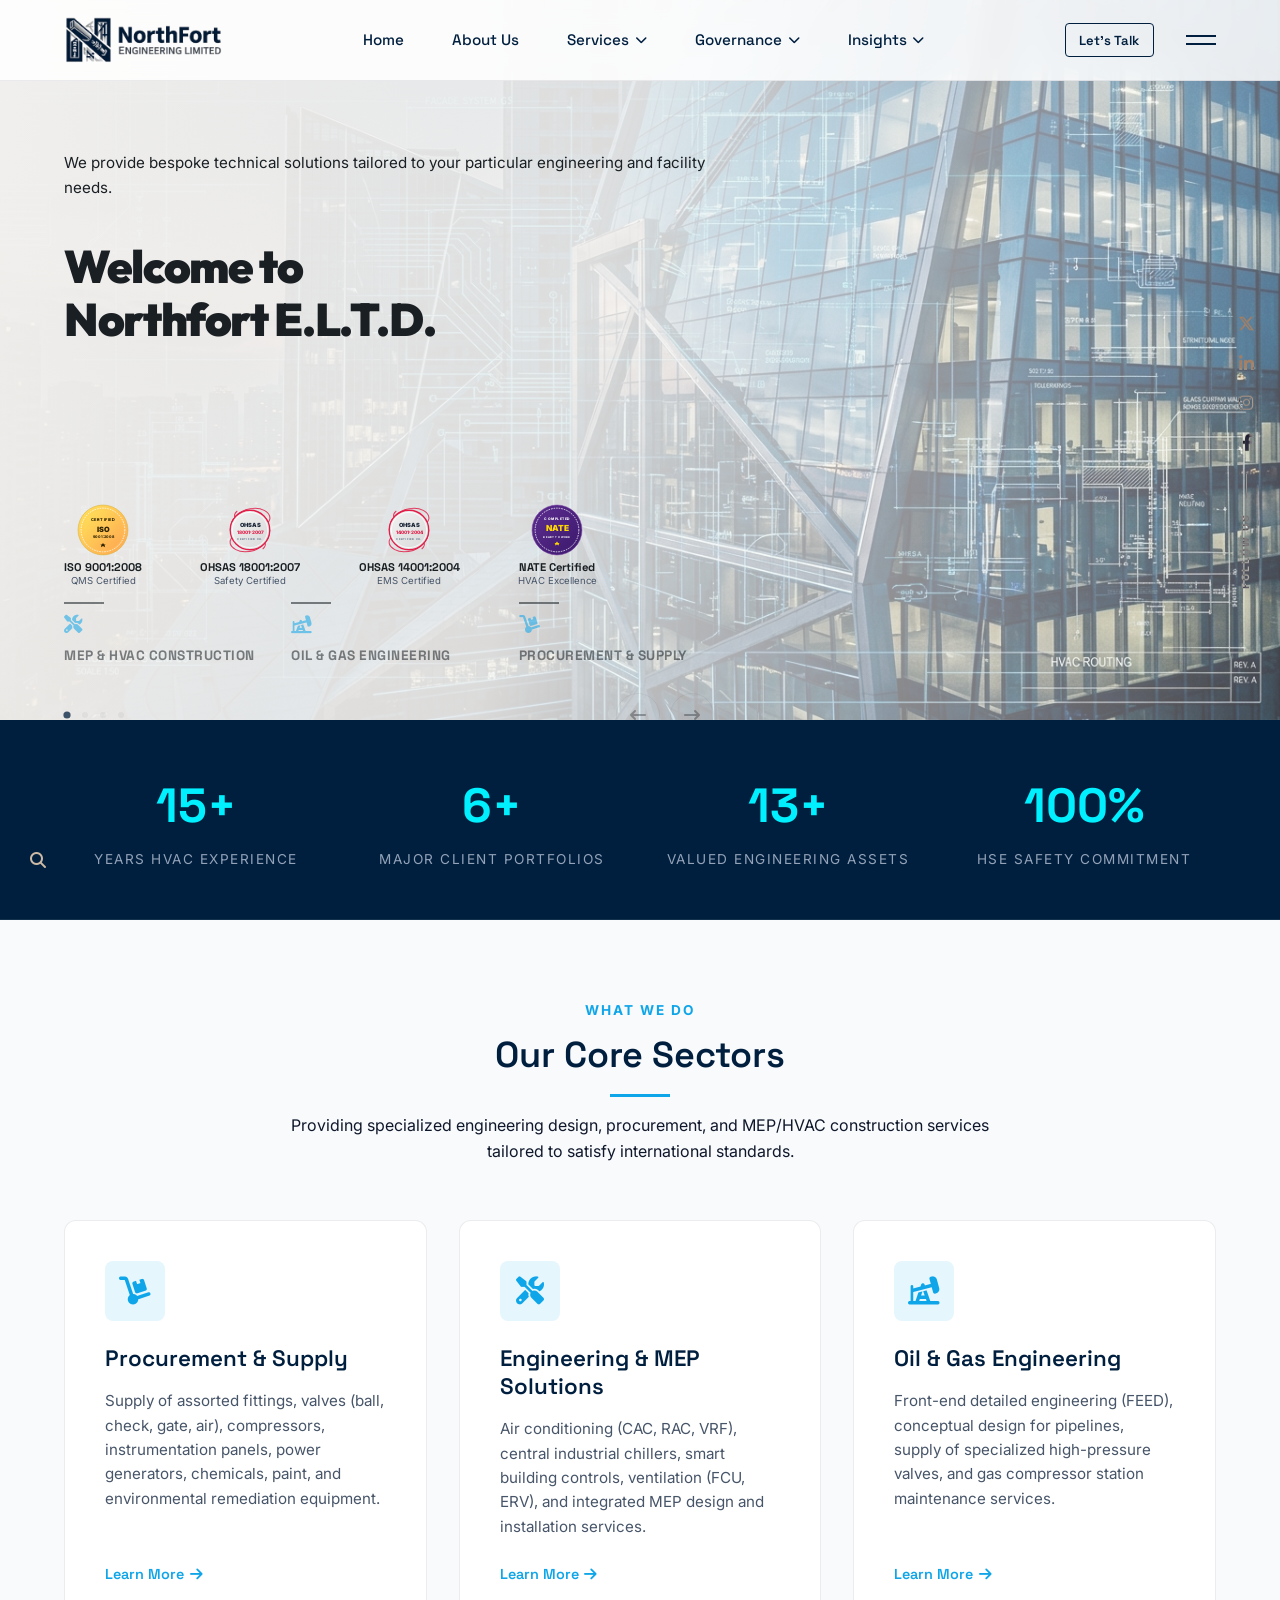
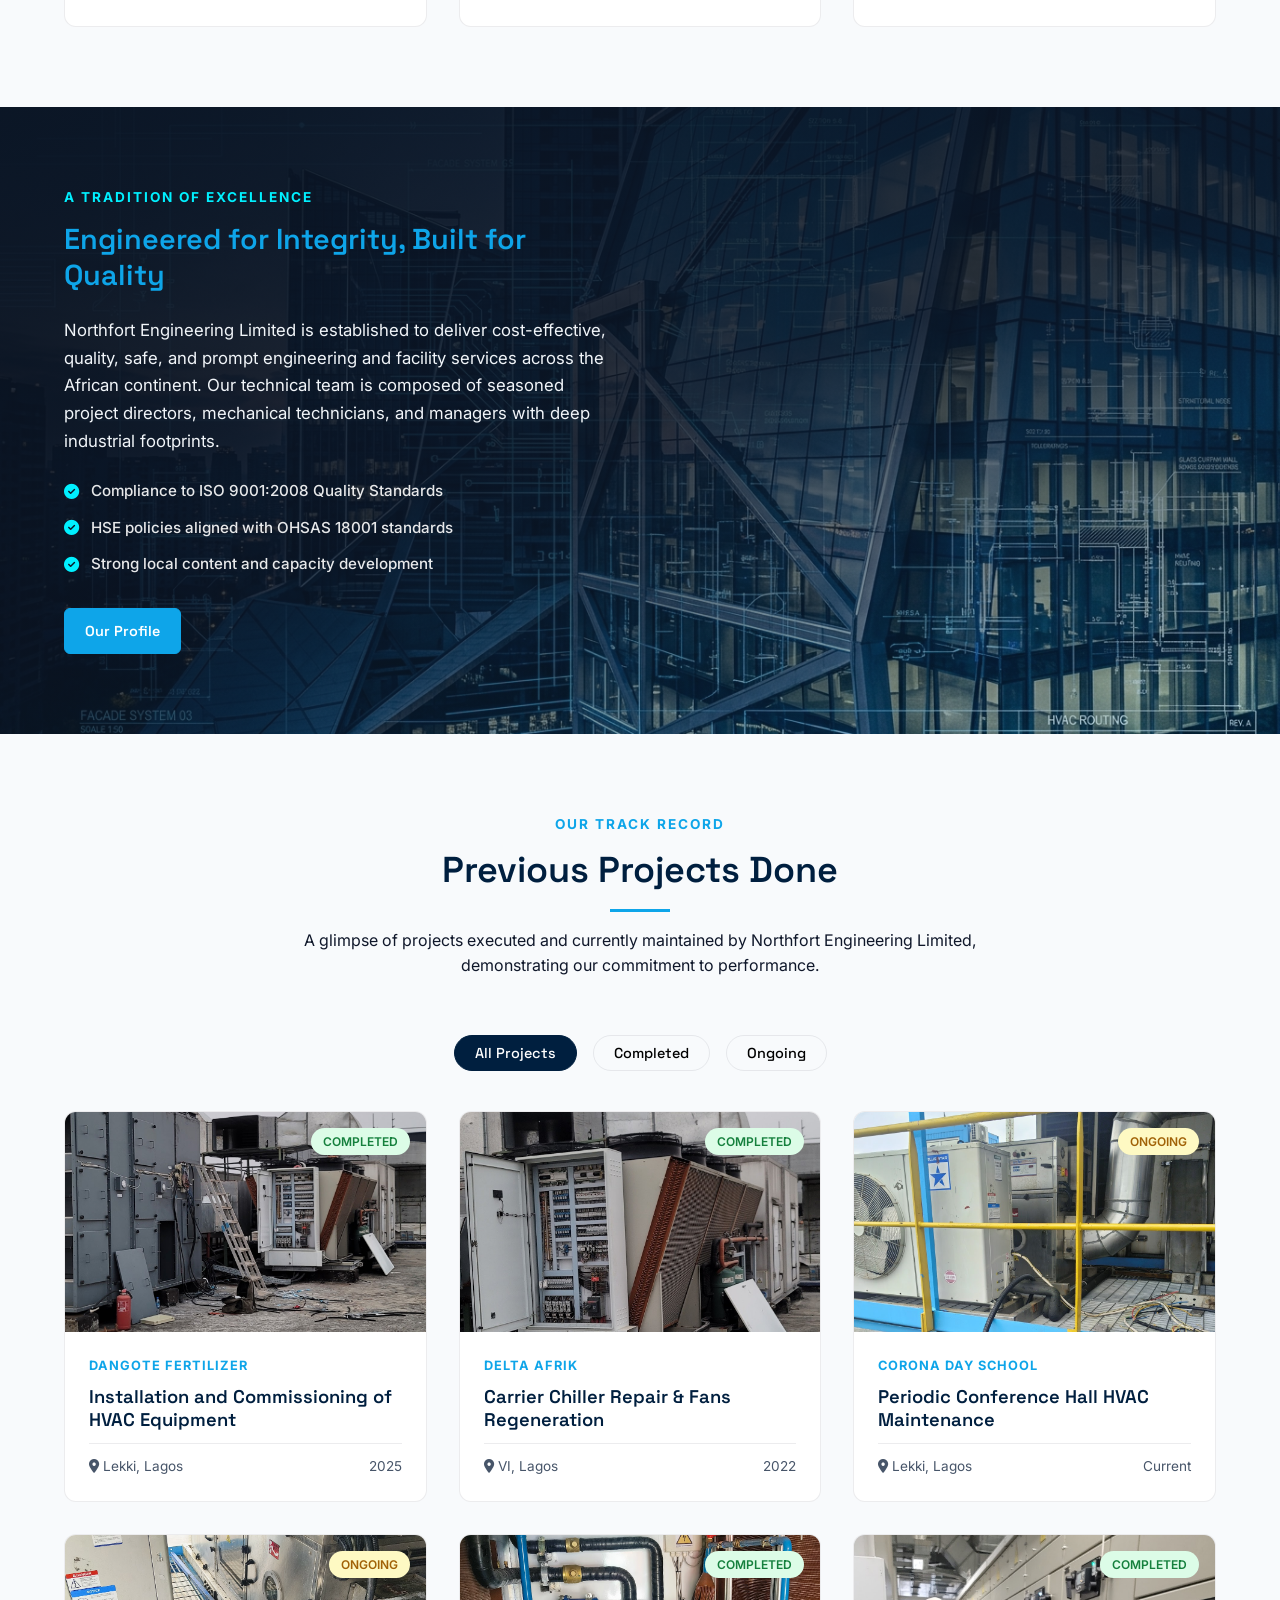
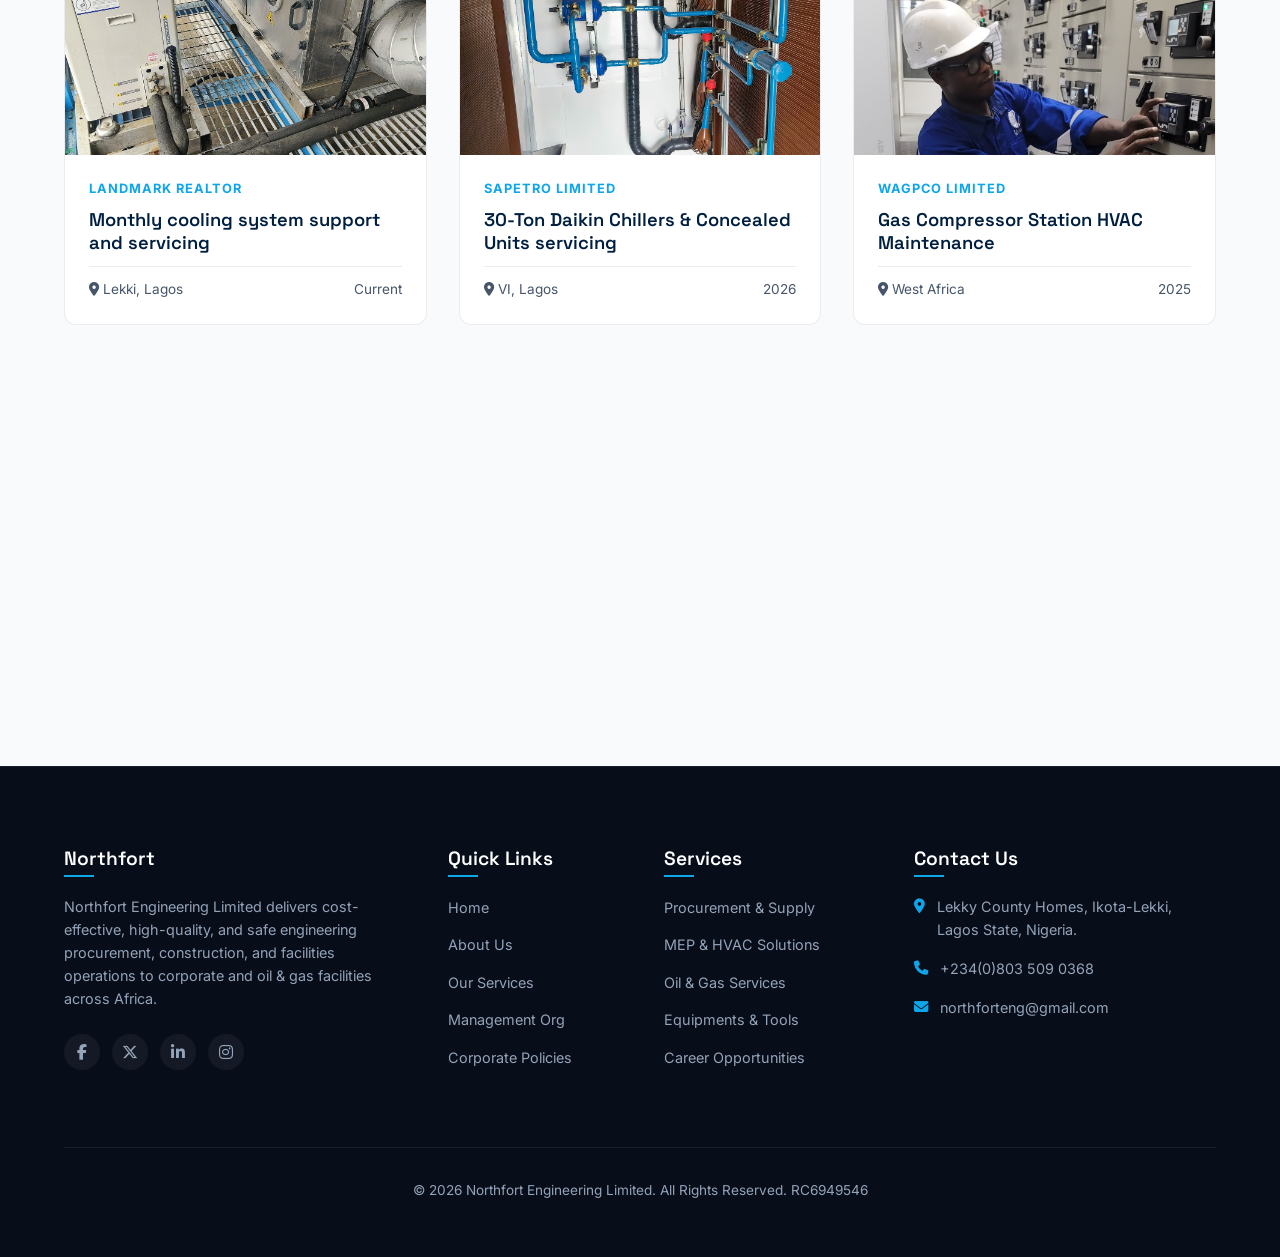
<file: index.html>
<!DOCTYPE html>
<html lang="en">

<head>
  <meta charset="UTF-8">
  <meta name="viewport" content="width=device-width, initial-scale=1.0">
  <title>Northfort Engineering Limited | Facility Management, MEP, Oil & Gas Services</title>
  <meta name="description"
    content="Northfort Engineering Limited delivers premium facility management, HVAC, general MEP engineering, procurement, and oil & gas services across Africa. Conforming to ISO standards.">
  <link rel="stylesheet" href="https://cdnjs.cloudflare.com/ajax/libs/font-awesome/6.5.2/css/all.min.css">
  <link rel="stylesheet" href="css/style.css">
</head>

<body>

  <!-- Sticky Header -->
  <header id="site-header">
    <div class="container">
      <div class="header-wrap">
        <a href="index.html" class="branding">
          <img src="assets/logo.png" alt="Northfort Engineering Limited" class="logo-img">
        </a>

        <nav class="nav-menu">
          <ul class="main-nav">
            <li class="nav-item"><a href="index.html" class="nav-link active">Home</a></li>
            <li class="nav-item"><a href="about.html" class="nav-link">About Us</a></li>
            <li class="nav-item">
              <a href="services.html" class="nav-link">Services <i class="fa-solid fa-chevron-down"></i></a>
              <ul class="sub-menu">
                <li class="sub-menu-item"><a href="services.html">Core Services</a></li>
                <li class="sub-menu-item"><a href="procurement.html">Procurement & Supply</a></li>
                <li class="sub-menu-item"><a href="mep-solutions.html">Engineering & MEP Solutions</a></li>
                <li class="sub-menu-item"><a href="oil-gas.html">Oil & Gas Services</a></li>
              </ul>
            </li>
            <li class="nav-item">
              <a href="#" class="nav-link">Governance <i class="fa-solid fa-chevron-down"></i></a>
              <ul class="sub-menu">
                <li class="sub-menu-item"><a href="management.html">Management & Organogram</a></li>
                <li class="sub-menu-item"><a href="corporate-policies.html">Corporate Policies</a></li>
                <li class="sub-menu-item"><a href="capacities.html">Capacities & Equipment</a></li>
              </ul>
            </li>
            <li class="nav-item">
              <a href="#" class="nav-link">Insights <i class="fa-solid fa-chevron-down"></i></a>
              <ul class="sub-menu">
                <li class="sub-menu-item"><a href="news.html">News & Happenings</a></li>
                <li class="sub-menu-item"><a href="career.html">Career</a></li>
                <li class="sub-menu-item"><a href="downloads.html">Downloads</a></li>
              </ul>
            </li>
          </ul>
        </nav>

        <div class="header-actions">
          <a href="contact.html" class="btn btn-outline">Let's Talk</a>
          <div class="hamburger" id="hamburger-trigger">
            <span></span>
            <span></span>
          </div>
        </div>
      </div>
    </div>
  </header>
  <!-- Full-screen Search Overlay -->
  <div id="search-overlay" class="search-overlay">
    <button class="close-btn" id="close-search"><i class="fa-solid fa-xmark"></i></button>
    <div class="search-overlay-container container">
      <div class="search-form-wrap">
        <input type="text" id="search-input" placeholder="Type to search Northfort..." autocomplete="off">
        <div class="search-line"></div>
      </div>
      <div id="search-results" class="search-results-list"></div>
    </div>
  </div>

  <div id="search-results" class="search-results-list"></div>
  </div>
  </div>
  <!-- Full-screen Overlay Menu -->
  <div id="overlay-menu" class="overlay-menu">
    <div class="overlay-container container">
      <div class="overlay-header">
        <button class="close-btn" id="close-overlay"><i class="fa-solid fa-xmark"></i></button>
      </div>
      <div class="overlay-content">
        <div class="overlay-nav-col">
          <ul class="overlay-nav">
            <li>
              <div class="overlay-nav-row">
                <span class="nav-num">01</span>
                <a href="index.html" class="overlay-nav-link active">Home</a>
              </div>
            </li>
            <li>
              <div class="overlay-nav-row">
                <span class="nav-num">02</span>
                <a href="about.html" class="overlay-nav-link ">About Us</a>
              </div>
            </li>
            <li class="overlay-dropdown">
              <div class="overlay-nav-row">
                <span class="nav-num">03</span>
                <a href="#" class="overlay-nav-link ">Services <i class="fa-solid fa-plus"></i></a>
              </div>
              <ul class="overlay-sub">
                <li><a href="services.html">Core Services</a></li>
                <li><a href="procurement.html">Procurement & Supply</a></li>
                <li><a href="mep-solutions.html">MEP & HVAC Solutions</a></li>
                <li><a href="oil-gas.html">Oil & Gas Services</a></li>
              </ul>
            </li>
            <li class="overlay-dropdown">
              <div class="overlay-nav-row">
                <span class="nav-num">04</span>
                <a href="#" class="overlay-nav-link ">Governance <i class="fa-solid fa-plus"></i></a>
              </div>
              <ul class="overlay-sub">
                <li><a href="management.html">Management & Organogram</a></li>
                <li><a href="corporate-policies.html">Corporate Policies</a></li>
                <li><a href="capacities.html">Capacities & Equipment</a></li>
              </ul>
            </li>
            <li class="overlay-dropdown">
              <div class="overlay-nav-row">
                <span class="nav-num">05</span>
                <a href="#" class="overlay-nav-link ">Insights <i class="fa-solid fa-plus"></i></a>
              </div>
              <ul class="overlay-sub">
                <li><a href="news.html">News & Happenings</a></li>
                <li><a href="career.html">Career</a></li>
                <li><a href="downloads.html">Downloads</a></li>
              </ul>
            </li>
          </ul>
        </div>

        <div class="overlay-info-col">
          <div class="info-block">
            <h4>Get In Touch</h4>
            <p>Lekky County Homes, Ikota-Lekki, Lagos State, Nigeria.</p>
          </div>
          <div class="info-block">
            <h4>Work Inquiries</h4>
           <p><a href="mailto:northforteng@gmail.com">northforteng@gmail.com</a></p>
            <p>Ph: +234(0)803 509 0368</p>
          </div>
          <div class="info-block">
            <h4>Join Our Team</h4>
            <p><a href="mailto:northforteng@gmail.com">northforteng@gmail.com</a></p>
          </div>
          <div class="info-socials">
            <a href="#" class="social-icon"><i class="fa-brands fa-facebook-f"></i></a>
            <a href="#" class="social-icon"><i class="fa-brands fa-instagram"></i></a>
            <a href="#" class="social-icon"><i class="fa-brands fa-linkedin-in"></i></a>
            <a href="#" class="social-icon"><i class="fa-brands fa-x-twitter"></i></a>
          </div>
        </div>
      </div>
    </div>
  </div>

  </div>

  </div>

  <!-- Hero Section -->
  <section class="hero-split">
    <!-- Background Layer for Blur Transition -->
    <div class="hero-bg-layer"></div>

    <div class="hero-left-panel">
      <!-- Giant background text -->
      <div class="hero-bg-text">Since 1996</div>
    </div>

    <div class="hero-right-panel">
      <div class="container">
        <div class="hero-right-wrap">
          <div class="hero-top-line"></div>
          <p class="hero-right-subtitle">We provide bespoke technical solutions tailored to your particular engineering
            and facility needs.</p>

          <h1 class="hero-title-split">
            Welcome to<br>Northfort E.L.T.D.
          </h1>

          <!-- Certificates Section (Static across slides) -->
          <div class="hero-certificates">
            <div class="cert-item">
              <svg width="48" height="48" viewBox="0 0 100 100" class="cert-svg">
                <defs>
                  <linearGradient id="gold-grad" x1="0%" y1="0%" x2="100%" y2="100%">
                    <stop offset="0%" stop-color="#FFE259" />
                    <stop offset="100%" stop-color="#FFA751" />
                  </linearGradient>
                </defs>
                <circle cx="50" cy="50" r="48" fill="url(#gold-grad)" stroke="#d4af37" stroke-width="1" />
                <circle cx="50" cy="50" r="42" fill="none" stroke="#ffffff" stroke-width="1.5" stroke-dasharray="3,2" />
                <circle cx="50" cy="50" r="38" fill="url(#gold-grad)" />
                <text x="50" y="32" font-family="'Inter', sans-serif" font-size="7.5" font-weight="800" fill="#2d2200"
                  text-anchor="middle" letter-spacing="1">CERTIFIED</text>
                <text x="50" y="54" font-family="'Inter', sans-serif" font-size="14" font-weight="900" fill="#2d2200"
                  text-anchor="middle">ISO</text>
                <text x="50" y="66" font-family="'Inter', sans-serif" font-size="7" font-weight="800" fill="#2d2200"
                  text-anchor="middle">9001:2008</text>
                <path d="M50,75 L52,78 L55,78 L53,80 L54,83 L50,81 L46,83 L47,80 L45,78 L48,78 Z" fill="#2d2200" />
              </svg>
              <div class="cert-meta">
                <span class="cert-title">ISO 9001:2008</span>
                <span class="cert-sub">QMS Certified</span>
              </div>
            </div>
            <div class="cert-item">
              <svg width="48" height="48" viewBox="0 0 100 100" class="cert-svg">
                <defs>
                  <linearGradient id="silver-grad" x1="0%" y1="0%" x2="100%" y2="100%">
                    <stop offset="0%" stop-color="#f2f2f2" />
                    <stop offset="100%" stop-color="#d9d9d9" />
                  </linearGradient>
                </defs>
                <path
                  d="M12,50 C12,25 35,8 60,8 C72,8 85,14 88,24 C90,30 85,38 76,42 C65,47 50,47 38,42 C22,35 15,22 25,14"
                  fill="none" stroke="#e11d48" stroke-width="2" stroke-linecap="round" opacity="0.85" />
                <path
                  d="M88,50 C88,75 65,92 40,92 C28,92 15,86 12,76 C10,70 15,62 24,58 C35,53 50,53 62,58 C78,65 85,78 75,86"
                  fill="none" stroke="#e11d48" stroke-width="2" stroke-linecap="round" opacity="0.85" />
                <circle cx="50" cy="50" r="38" fill="url(#silver-grad)" stroke="#e11d48" stroke-width="2.5" />
                <circle cx="50" cy="50" r="34" fill="none" stroke="#ffffff" stroke-width="1.5" />
                <text x="50" y="44" font-family="'Inter', sans-serif" font-size="11" font-weight="900" fill="#1e293b"
                  text-anchor="middle">OHSAS</text>
                <text x="50" y="58" font-family="'Inter', sans-serif" font-size="9" font-weight="800" fill="#e11d48"
                  text-anchor="middle">18001:2007</text>
                <text x="50" y="70" font-family="'Inter', sans-serif" font-size="5" font-weight="700" fill="#64748b"
                  text-anchor="middle" letter-spacing="0.5">CERTIFIED CO.</text>
              </svg>
              <div class="cert-meta">
                <span class="cert-title">OHSAS 18001:2007</span>
                <span class="cert-sub">Safety Certified</span>
              </div>
            </div>
            <div class="cert-item">
              <svg width="48" height="48" viewBox="0 0 100 100" class="cert-svg">
                <path
                  d="M12,50 C12,25 35,8 60,8 C72,8 85,14 88,24 C90,30 85,38 76,42 C65,47 50,47 38,42 C22,35 15,22 25,14"
                  fill="none" stroke="#e11d48" stroke-width="2" stroke-linecap="round" opacity="0.85" />
                <path
                  d="M88,50 C88,75 65,92 40,92 C28,92 15,86 12,76 C10,70 15,62 24,58 C35,53 50,53 62,58 C78,65 85,78 75,86"
                  fill="none" stroke="#e11d48" stroke-width="2" stroke-linecap="round" opacity="0.85" />
                <circle cx="50" cy="50" r="38" fill="url(#silver-grad)" stroke="#e11d48" stroke-width="2.5" />
                <circle cx="50" cy="50" r="34" fill="none" stroke="#ffffff" stroke-width="1.5" />
                <text x="50" y="44" font-family="'Inter', sans-serif" font-size="11" font-weight="900" fill="#1e293b"
                  text-anchor="middle">OHSAS</text>
                <text x="50" y="58" font-family="'Inter', sans-serif" font-size="9" font-weight="800" fill="#e11d48"
                  text-anchor="middle">14001:2004</text>
                <text x="50" y="70" font-family="'Inter', sans-serif" font-size="5" font-weight="700" fill="#64748b"
                  text-anchor="middle" letter-spacing="0.5">CERTIFIED CO.</text>
              </svg>
              <div class="cert-meta">
                <span class="cert-title">OHSAS 14001:2004</span>
                <span class="cert-sub">EMS Certified</span>
              </div>
            </div>
            <div class="cert-item">
              <svg width="48" height="48" viewBox="0 0 100 100" class="cert-svg">
                <defs>
                  <linearGradient id="purple-grad" x1="0%" y1="0%" x2="100%" y2="100%">
                    <stop offset="0%" stop-color="#5B2C8E" />
                    <stop offset="100%" stop-color="#3D1A6E" />
                  </linearGradient>
                </defs>
                <circle cx="50" cy="50" r="48" fill="url(#purple-grad)" stroke="#7B3FA0" stroke-width="1" />
                <circle cx="50" cy="50" r="42" fill="none" stroke="#ffffff" stroke-width="1.5" stroke-dasharray="3,2" />
                <circle cx="50" cy="50" r="38" fill="url(#purple-grad)" />
                <text x="50" y="30" font-family="'Inter', sans-serif" font-size="6.5" font-weight="800" fill="#ffffff"
                  text-anchor="middle" letter-spacing="1">COMPLETED</text>
                <text x="50" y="52" font-family="'Inter', sans-serif" font-size="16" font-weight="900" fill="#FFD700"
                  text-anchor="middle">NATE</text>
                <text x="50" y="65" font-family="'Inter', sans-serif" font-size="5" font-weight="700" fill="#ffffff"
                  text-anchor="middle" letter-spacing="0.3">READY TO WORK</text>
                <path d="M50,72 L52,75 L55,75 L53,77 L54,80 L50,78 L46,80 L47,77 L45,75 L48,75 Z" fill="#FFD700" />
              </svg>
              <div class="cert-meta">
                <span class="cert-title">NATE Certified</span>
                <span class="cert-sub">HVAC Excellence</span>
              </div>
            </div>
          </div>

          <!-- Three columns of services at the bottom of the hero -->
          <div class="hero-features-grid">
            <div class="hero-feature-col" data-slide="1">
              <div class="feature-line"></div>
              <i class="fa-solid fa-screwdriver-wrench"></i>
              <h4>MEP & HVAC Construction</h4>
            </div>
            <div class="hero-feature-col" data-slide="2">
              <div class="feature-line"></div>
              <i class="fa-solid fa-oil-well"></i>
              <h4>Oil & Gas Engineering</h4>
            </div>
            <div class="hero-feature-col" data-slide="3">
              <div class="feature-line"></div>
              <i class="fa-solid fa-dolly"></i>
              <h4>Procurement & Supply</h4>
            </div>
          </div>

          <!-- Slider Controls (Dots + Arrows in same row) -->
          <div class="hero-slider-controls">
            <div class="hero-dots">
              <span class="hero-dot active" data-slide="0"></span>
              <span class="hero-dot" data-slide="1"></span>
              <span class="hero-dot" data-slide="2"></span>
              <span class="hero-dot" data-slide="3"></span>
            </div>

            <div class="hero-arrows">
              <button class="hero-arrow-btn" id="hero-prev" aria-label="Previous Slide"><i
                  class="fa-solid fa-arrow-left-long"></i></button>
              <button class="hero-arrow-btn" id="hero-next" aria-label="Next Slide"><i
                  class="fa-solid fa-arrow-right-long"></i></button>
            </div>
          </div>
        </div>
      </div>
    </div>
  </section>

  <!-- Stats Section -->
  <section class="stats-banner scroll-reveal">

    <div class="container">
      <div class="stats-grid">
        <div class="stat-item">
          <div class="stat-number" data-target="15" data-suffix="+">0</div>
          <div class="stat-label">Years HVAC Experience</div>
        </div>
        <div class="stat-item">
          <div class="stat-number" data-target="6" data-suffix="+">0</div>
          <div class="stat-label">Major Client Portfolios</div>
        </div>
        <div class="stat-item">
          <div class="stat-number" data-target="13" data-suffix="+">0</div>
          <div class="stat-label">Valued Engineering Assets</div>
        </div>
        <div class="stat-item">
          <div class="stat-number" data-target="100" data-suffix="%">0</div>
          <div class="stat-label">HSE Safety Commitment</div>
        </div>
      </div>
    </div>
  </section>

  <!-- Core Services Section -->
  <section id="sectors" class="scroll-reveal">
    <div class="container">
      <div class="section-title-wrap">
        <span class="section-subtitle">What We Do</span>
        <h2 class="section-title">Our Core Sectors</h2>
        <p>Providing specialized engineering design, procurement, and MEP/HVAC construction services tailored to satisfy
          international standards.</p>
      </div>

      <div class="services-grid">
        <!-- Service 1 -->
        <div class="service-card">
          <div class="service-icon">
            <i class="fa-solid fa-dolly"></i>
          </div>
          <h3>Procurement & Supply</h3>
          <p>Supply of assorted fittings, valves (ball, check, gate, air), compressors, instrumentation panels, power
            generators, chemicals, paint, and environmental remediation equipment.</p>
          <a href="procurement.html" class="service-link">Learn More <i class="fa-solid fa-arrow-right"></i></a>
        </div>

        <!-- Service 2 -->
        <div class="service-card">
          <div class="service-icon">
            <i class="fa-solid fa-screwdriver-wrench"></i>
          </div>
          <h3>Engineering & MEP Solutions</h3>
          <p>Air conditioning (CAC, RAC, VRF), central industrial chillers, smart building controls, ventilation (FCU,
            ERV), and integrated MEP design and installation services.</p>
          <a href="mep-solutions.html" class="service-link">Learn More <i class="fa-solid fa-arrow-right"></i></a>
        </div>

        <!-- Service 3 -->
        <div class="service-card">
          <div class="service-icon">
            <i class="fa-solid fa-oil-well"></i>
          </div>
          <h3>Oil & Gas Engineering</h3>
          <p>Front-end detailed engineering (FEED), conceptual design for pipelines, supply of specialized high-pressure
            valves, and gas compressor station maintenance services.</p>
          <a href="oil-gas.html" class="service-link">Learn More <i class="fa-solid fa-arrow-right"></i></a>
        </div>
      </div>
    </div>
  </section>

  <!-- About Teaser Section -->
  <section class="section-dark about-teaser-section scroll-reveal">
    <div class="container">
      <div class="about-teaser">

        <div class="about-teaser-content">
          <span class="section-subtitle">A Tradition of Excellence</span>
          <h3>Engineered for Integrity, Built for Quality</h3>
          <p>Northfort Engineering Limited is established to deliver cost-effective, quality, safe, and prompt
            engineering and facility services across the African continent. Our technical team is composed of seasoned
            project directors, mechanical technicians, and managers with deep industrial footprints.</p>
          <ul class="features-list">
            <li><i class="fa-solid fa-circle-check"></i> Compliance to ISO 9001:2008 Quality Standards</li>
            <li><i class="fa-solid fa-circle-check"></i> HSE policies aligned with OHSAS 18001 standards</li>
            <li><i class="fa-solid fa-circle-check"></i> Strong local content and capacity development</li>
          </ul>
          <a href="about.html" class="btn btn-primary">Our Profile</a>
        </div>
      </div>
    </div>
  </section>

  <!-- Featured Projects Section -->
  <section id="projects" class="scroll-reveal">
    <div class="container">
      <div class="section-title-wrap">
        <span class="section-subtitle">Our Track Record</span>
        <h2 class="section-title">Previous Projects Done</h2>
        <p>A glimpse of projects executed and currently maintained by Northfort Engineering Limited, demonstrating our
          commitment to performance.</p>
      </div>

      <div class="project-filters">
        <button class="filter-btn active" data-filter="all">All Projects</button>
        <button class="filter-btn" data-filter="completed">Completed</button>
        <button class="filter-btn" data-filter="ongoing">Ongoing</button>
      </div>

      <div class="projects-grid">
        <!-- Project 1 -->
        <div class="project-card" data-status="completed">
          <div class="project-img-wrapper">
            <img src="assets/company_img5.jpg" alt="HVAC Equipment installation">
            <span class="project-badge completed">Completed</span>
          </div>
          <div class="project-details">
            <div class="project-client">Dangote Fertilizer</div>
            <h3 class="project-title">Installation and Commissioning of HVAC Equipment</h3>
            <div class="project-meta">
              <span><i class="fa-solid fa-location-dot"></i> Lekki, Lagos</span>
              <span>2025</span>
            </div>
          </div>
        </div>

        <!-- Project 2 -->
        <div class="project-card" data-status="completed">
          <div class="project-img-wrapper">
            <img src="assets/company_img188.jpg" alt="Chiller repair">
            <span class="project-badge completed">Completed</span>
          </div>
          <div class="project-details">
            <div class="project-client">Delta AFRIK</div>
            <h3 class="project-title">Carrier Chiller Repair & Fans Regeneration</h3>
            <div class="project-meta">
              <span><i class="fa-solid fa-location-dot"></i> VI, Lagos</span>
              <span>2022</span>
            </div>
          </div>
        </div>

        <!-- Project 3 -->
        <div class="project-card" data-status="ongoing">
          <div class="project-img-wrapper">
            <img src="assets/company_img15.jpg" alt="Conference Hall HVAC">
            <span class="project-badge ongoing">Ongoing</span>
          </div>
          <div class="project-details">
            <div class="project-client">Corona Day School</div>
            <h3 class="project-title">Periodic Conference Hall HVAC Maintenance</h3>
            <div class="project-meta">
              <span><i class="fa-solid fa-location-dot"></i> Lekki, Lagos</span>
              <span>Current</span>
            </div>
          </div>
        </div>

        <!-- Project 4 -->
        <div class="project-card" data-status="ongoing">
          <div class="project-img-wrapper">
            <img src="assets/company_img9.jpg" alt="Office Building Cooling">
            <span class="project-badge ongoing">Ongoing</span>
          </div>
          <div class="project-details">
            <div class="project-client">Landmark Realtor</div>
            <h3 class="project-title">Monthly cooling system support and servicing</h3>
            <div class="project-meta">
              <span><i class="fa-solid fa-location-dot"></i> Lekki, Lagos</span>
              <span>Current</span>
            </div>
          </div>
        </div>

        <!-- Project 5 -->
        <div class="project-card" data-status="completed">
          <div class="project-img-wrapper">
            <img src="assets/company_img19.jpg" alt="Daikin Chillers">
            <span class="project-badge completed">Completed</span>
          </div>
          <div class="project-details">
            <div class="project-client">Sapetro Limited</div>
            <h3 class="project-title">30-Ton Daikin Chillers & Concealed Units servicing</h3>
            <div class="project-meta">
              <span><i class="fa-solid fa-location-dot"></i> VI, Lagos</span>
              <span>2026</span>
            </div>
          </div>
        </div>

        <!-- Project 6 -->
        <div class="project-card" data-status="completed">
          <div class="project-img-wrapper">
            <img src="assets/company_img2.jpg" alt="Gas Station Repairs">
            <span class="project-badge completed">Completed</span>
          </div>
          <div class="project-details">
            <div class="project-client">WAGPCO Limited</div>
            <h3 class="project-title">Gas Compressor Station HVAC Maintenance</h3>
            <div class="project-meta">
              <span><i class="fa-solid fa-location-dot"></i> West Africa</span>
              <span>2025</span>
            </div>
          </div>
        </div>
      </div>
    </div>
  </section>

  <!-- CTA Banner Section -->
  <section class="cta-banner scroll-reveal">
    <div class="container">
      <h2>Have a Project in Mind?</h2>
      <p>Consult with our engineering and procurement team today for premium HVAC, MEP, and facility operations
        solutions.</p>
      <a href="contact.html" class="btn btn-primary">Contact Our Engineers <i class="fa-solid fa-paper-plane"></i></a>
    </div>
  </section>

  <!-- Footer -->
  <footer>
    <div class="container">
      <div class="footer-grid">
        <div class="footer-col footer-about">
          <h3>Northfort</h3>
          <p>Northfort Engineering Limited delivers cost-effective, high-quality, and safe engineering procurement,
            construction, and facilities operations to corporate and oil & gas facilities across Africa.</p>
          <div class="social-links">
            <a href="#" class="social-icon"><i class="fa-brands fa-facebook-f"></i></a>
            <a href="#" class="social-icon"><i class="fa-brands fa-x-twitter"></i></a>
            <a href="#" class="social-icon"><i class="fa-brands fa-linkedin-in"></i></a>
            <a href="#" class="social-icon"><i class="fa-brands fa-instagram"></i></a>
          </div>
        </div>

        <div class="footer-col">
          <h3>Quick Links</h3>
          <ul class="footer-links">
            <li><a href="index.html">Home</a></li>
            <li><a href="about.html">About Us</a></li>
            <li><a href="services.html">Our Services</a></li>
            <li><a href="management.html">Management Org</a></li>
            <li><a href="corporate-policies.html">Corporate Policies</a></li>
          </ul>
        </div>

        <div class="footer-col">
          <h3>Services</h3>
          <ul class="footer-links">
            <li><a href="procurement.html">Procurement & Supply</a></li>
            <li><a href="mep-solutions.html">MEP & HVAC Solutions</a></li>
            <li><a href="oil-gas.html">Oil & Gas Services</a></li>
            <li><a href="capacities.html">Equipments & Tools</a></li>
            <li><a href="career.html">Career Opportunities</a></li>
          </ul>
        </div>

        <div class="footer-col footer-contact">
          <h3>Contact Us</h3>
          <ul>
            <li>
              <i class="fa-solid fa-location-dot"></i>
              <span>Lekky County Homes, Ikota-Lekki, Lagos State, Nigeria.</span>
            </li>
            <li>
              <i class="fa-solid fa-phone"></i>
              <span>+234(0)803 509 0368</span>
            </li>
            <li>
              <i class="fa-solid fa-envelope"></i>
              <p><a href="mailto:northforteng@gmail.com">northforteng@gmail.com</a></p>
            </li>
          </ul>
        </div>
      </div>

      <div class="footer-bottom">
        <p>&copy; 2026 Northfort Engineering Limited. All Rights Reserved. RC6949546</p>
       
      </div>
    </div>
  </footer>

  <script src="js/main.js"></script>
  <!-- Sticky Side Socialbar (Oviswift Style) -->
  <div class="sticky-socialbar">
    <a href="#" class="social-link"><i class="fa-brands fa-x-twitter"></i></a>
    <a href="#" class="social-link"><i class="fa-brands fa-linkedin-in"></i></a>
    <a href="#" class="social-link"><i class="fa-brands fa-instagram"></i></a>
    <a href="#" class="social-link"><i class="fa-brands fa-facebook-f"></i></a>
    <div class="line"></div>
    <div class="text">Follow Us</div>
  </div>
  <!-- Floating Search Button (Oviswift Style) -->
  <button id="floating-search-trigger" class="floating-search-btn" aria-label="Search Site">
    <i class="fa-solid fa-magnifying-glass"></i>
  </button>
</body>

</html>
</file>
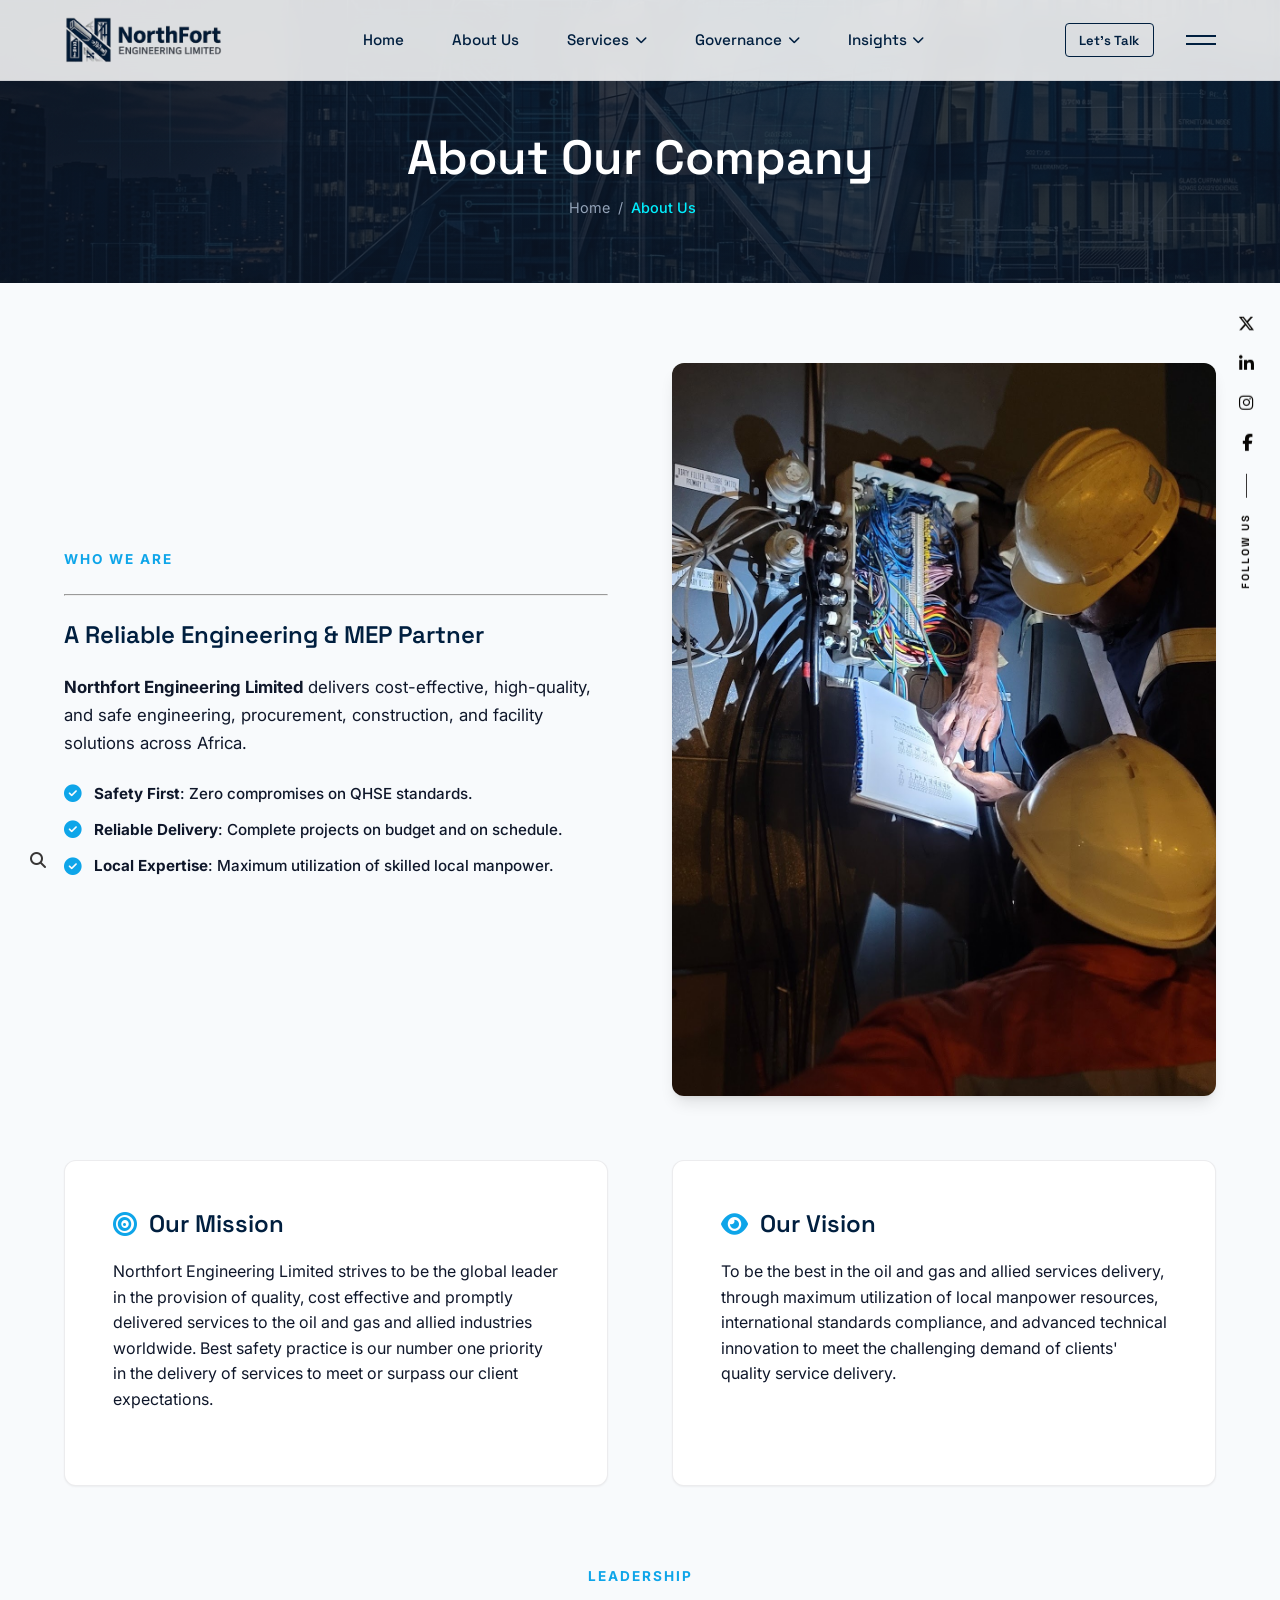
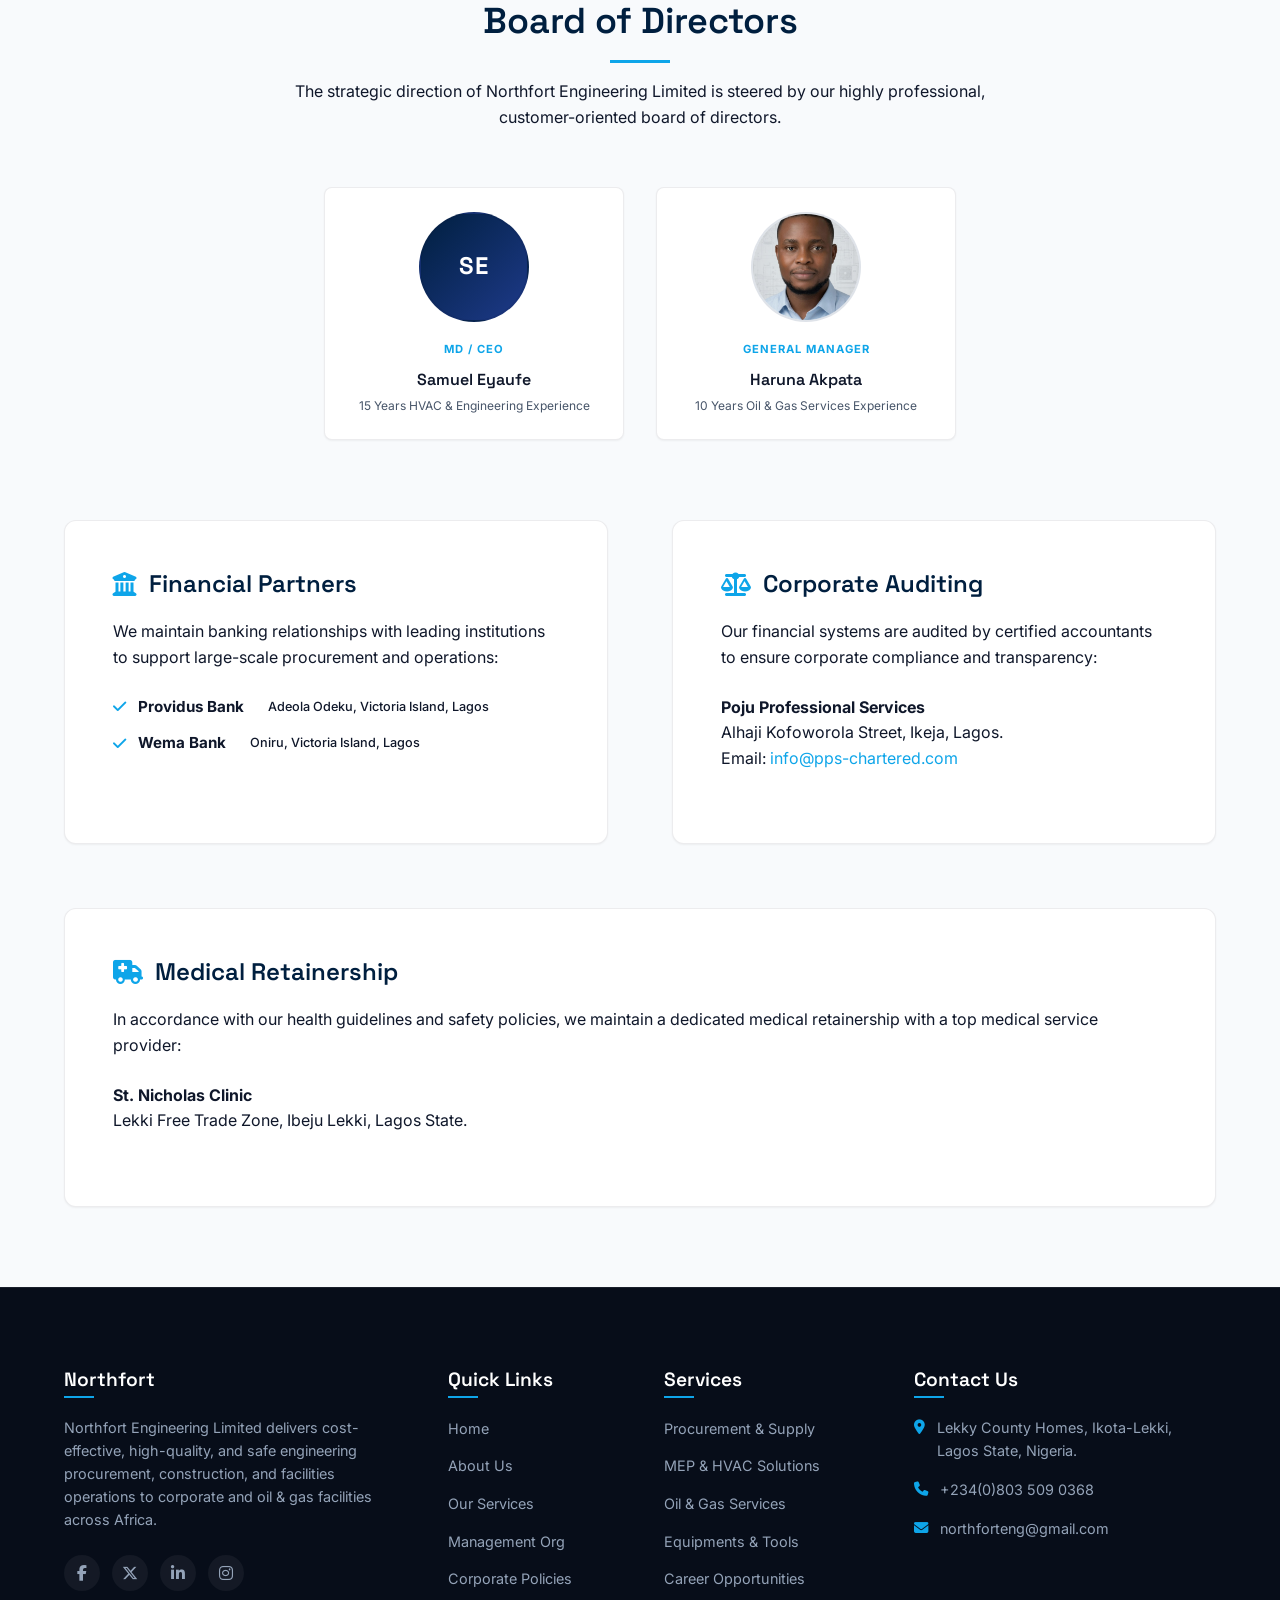
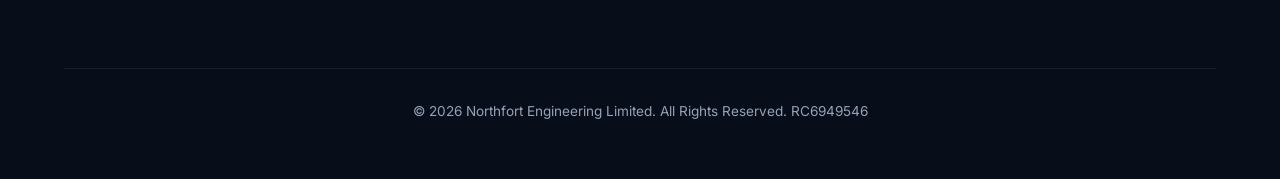
<file: about.html>
<!DOCTYPE html>
<html lang="en">

<head>
  <meta charset="UTF-8">
  <meta name="viewport" content="width=device-width, initial-scale=1.0">
  <title>About Us | Northfort Engineering Limited</title>
  <meta name="description"
    content="Learn about Northfort Engineering Limited. Discover our mission, vision, directors, banking partnerships, and auditors.">
  <link rel="stylesheet" href="https://cdnjs.cloudflare.com/ajax/libs/font-awesome/6.5.2/css/all.min.css">
  <link rel="stylesheet" href="css/style.css">
</head>

<body>

  <!-- Sticky Header -->
  <header id="site-header">
    <div class="container">
      <div class="header-wrap">
        <a href="index.html" class="branding">
          <img src="assets/logo.png" alt="Northfort Engineering Limited" class="logo-img">
        </a>

        <nav class="nav-menu">
          <ul class="main-nav">
            <li class="nav-item"><a href="index.html" class="nav-link">Home</a></li>
            <li class="nav-item"><a href="about.html" class="nav-link active">About Us</a></li>
            <li class="nav-item">
              <a href="services.html" class="nav-link">Services <i class="fa-solid fa-chevron-down"></i></a>
              <ul class="sub-menu">
                <li class="sub-menu-item"><a href="services.html">Core Services</a></li>
                <li class="sub-menu-item"><a href="procurement.html">Procurement & Supply</a></li>
                <li class="sub-menu-item"><a href="mep-solutions.html">Engineering & MEP Solutions</a></li>
                <li class="sub-menu-item"><a href="oil-gas.html">Oil & Gas Services</a></li>
              </ul>
            </li>
            <li class="nav-item">
              <a href="#" class="nav-link">Governance <i class="fa-solid fa-chevron-down"></i></a>
              <ul class="sub-menu">
                <li class="sub-menu-item"><a href="management.html">Management & Organogram</a></li>
                <li class="sub-menu-item"><a href="corporate-policies.html">Corporate Policies</a></li>
                <li class="sub-menu-item"><a href="capacities.html">Capacities & Equipment</a></li>
              </ul>
            </li>
            <li class="nav-item">
              <a href="#" class="nav-link">Insights <i class="fa-solid fa-chevron-down"></i></a>
              <ul class="sub-menu">
                <li class="sub-menu-item"><a href="news.html">News & Happenings</a></li>
                <li class="sub-menu-item"><a href="career.html">Career</a></li>
                <li class="sub-menu-item"><a href="downloads.html">Downloads</a></li>
              </ul>
            </li>
          </ul>
        </nav>

        <div class="header-actions">
          <a href="contact.html" class="btn btn-outline">Let's Talk</a>
          <div class="hamburger" id="hamburger-trigger">
            <span></span>
            <span></span>
          </div>
        </div>
      </div>
    </div>
  </header>
  <!-- Full-screen Search Overlay -->
  <div id="search-overlay" class="search-overlay">
    <button class="close-btn" id="close-search"><i class="fa-solid fa-xmark"></i></button>
    <div class="search-overlay-container container">
      <div class="search-form-wrap">
        <input type="text" id="search-input" placeholder="Type to search Northfort..." autocomplete="off">
        <div class="search-line"></div>
      </div>
      <div id="search-results" class="search-results-list"></div>
    </div>
  </div>

  <div id="search-results" class="search-results-list"></div>
  </div>
  </div>
  <!-- Full-screen Overlay Menu -->
  <div id="overlay-menu" class="overlay-menu">
    <div class="overlay-container container">
      <div class="overlay-header">
        <button class="close-btn" id="close-overlay"><i class="fa-solid fa-xmark"></i></button>
      </div>
      <div class="overlay-content">
        <div class="overlay-nav-col">
          <ul class="overlay-nav">
            <li>
              <div class="overlay-nav-row">
                <span class="nav-num">01</span>
                <a href="index.html" class="overlay-nav-link ">Home</a>
              </div>
            </li>
            <li>
              <div class="overlay-nav-row">
                <span class="nav-num">02</span>
                <a href="about.html" class="overlay-nav-link active">About Us</a>
              </div>
            </li>
            <li class="overlay-dropdown">
              <div class="overlay-nav-row">
                <span class="nav-num">03</span>
                <a href="#" class="overlay-nav-link ">Services <i class="fa-solid fa-plus"></i></a>
              </div>
              <ul class="overlay-sub">
                <li><a href="services.html">Core Services</a></li>
                <li><a href="procurement.html">Procurement & Supply</a></li>
                <li><a href="mep-solutions.html">MEP & HVAC Solutions</a></li>
                <li><a href="oil-gas.html">Oil & Gas Services</a></li>
              </ul>
            </li>
            <li class="overlay-dropdown">
              <div class="overlay-nav-row">
                <span class="nav-num">04</span>
                <a href="#" class="overlay-nav-link ">Governance <i class="fa-solid fa-plus"></i></a>
              </div>
              <ul class="overlay-sub">
                <li><a href="management.html">Management & Organogram</a></li>
                <li><a href="corporate-policies.html">Corporate Policies</a></li>
                <li><a href="capacities.html">Capacities & Equipment</a></li>
              </ul>
            </li>
            <li class="overlay-dropdown">
              <div class="overlay-nav-row">
                <span class="nav-num">05</span>
                <a href="#" class="overlay-nav-link ">Insights <i class="fa-solid fa-plus"></i></a>
              </div>
              <ul class="overlay-sub">
                <li><a href="news.html">News & Happenings</a></li>
                <li><a href="career.html">Career</a></li>
                <li><a href="downloads.html">Downloads</a></li>
              </ul>
            </li>
          </ul>
        </div>

        <div class="overlay-info-col">
          <div class="info-block">
            <h4>Get In Touch</h4>
            <p>Lekky County Homes, Ikota-Lekki, Lagos State, Nigeria.</p>
          </div>
          <div class="info-block">
            <h4>Work Inquiries</h4>
            <p>northforteng@gmail.com</p>
            <p>Ph: +234(0)803 509 0368</p>
          </div>
          <div class="info-block">
            <h4>Join Our Team</h4>
            <p>northforteng@gmail.com</p>
          </div>
          <div class="info-socials">
            <a href="#" class="social-icon"><i class="fa-brands fa-facebook-f"></i></a>
            <a href="#" class="social-icon"><i class="fa-brands fa-instagram"></i></a>
            <a href="#" class="social-icon"><i class="fa-brands fa-linkedin-in"></i></a>
            <a href="#" class="social-icon"><i class="fa-brands fa-x-twitter"></i></a>
          </div>
        </div>
      </div>
    </div>
  </div>

  </div>

  </div>

  <!-- Page Header -->
  <div class="page-header">
    <!-- Floating Back Button -->
    <div class="floating-back-container" id="floating-back-trigger">
      <button class="floating-back-btn" aria-label="Go Back">
        <i class="fa-solid fa-arrow-left"></i>
      </button>
      <span class="back-text">Go back</span>
    </div>
    <div class="container">
      <h1>About Our Company</h1>
      <ul class="breadcrumbs">
        <li><a href="index.html">Home</a></li>
        <li class="active">About Us</li>
      </ul>
    </div>
  </div>

  <!-- Main Content -->
  <section class="page-content">
    <div class="container">
      <!-- Business statement -->
      <div class="about-grid">
        <div class="about-teaser-content">
          <span class="section-subtitle">Who We Are</span>
          <p>
            <hr>
          <p>
          <h2>A Reliable Engineering & MEP Partner</h2>
          <p>
          <p><strong>Northfort Engineering Limited</strong> delivers cost-effective, high-quality, and safe engineering,
            procurement, construction, and facility solutions across Africa.</p>
          <ul class="features-list" style="margin-top: 1.5rem; color: var(--color-text-dark);">
            <li><i class="fa-solid fa-circle-check" style="color: var(--color-accent-blue); font-size: 1.1rem;"></i>
              <span><strong>Safety First</strong>: Zero compromises on QHSE standards.</span>
            </li>
            <li><i class="fa-solid fa-circle-check" style="color: var(--color-accent-blue); font-size: 1.1rem;"></i>
              <span><strong>Reliable Delivery</strong>: Complete projects on budget and on schedule.</span>
            </li>
            <li><i class="fa-solid fa-circle-check" style="color: var(--color-accent-blue); font-size: 1.1rem;"></i>
              <span><strong>Local Expertise</strong>: Maximum utilization of skilled local manpower.</span>
            </li>
          </ul>
        </div>
        <div class="about-teaser-img full-bleed">
          <img src="assets/company_img21.jpg" alt="Engineering Team Blueprint">
        </div>
      </div>

      <!-- Vision & Mission -->
      <div class="about-grid" style="margin-top: 4rem;">
        <div class="mv-box">
          <h3><i class="fa-solid fa-bullseye"></i> Our Mission</h3>
          <p>Northfort Engineering Limited strives to be the global leader in the provision of quality, cost effective
            and promptly delivered services to the oil and gas and allied industries worldwide. Best safety practice is
            our number one priority in the delivery of services to meet or surpass our client expectations.</p>
        </div>
        <div class="mv-box">
          <h3><i class="fa-solid fa-eye"></i> Our Vision</h3>
          <p>To be the best in the oil and gas and allied services delivery, through maximum utilization of local
            manpower resources, international standards compliance, and advanced technical innovation to meet the
            challenging demand of clients' quality service delivery.</p>
        </div>
      </div>

      <!-- Corporate Governance & Board -->
      <div style="margin-top: 5rem;">
        <div class="section-title-wrap">
          <span class="section-subtitle">Leadership</span>
          <h2 class="section-title">Board of Directors</h2>
          <p>The strategic direction of Northfort Engineering Limited is steered by our highly professional,
            customer-oriented board of directors.</p>
        </div>

        <div class="organogram-grid" style="display: flex; justify-content: center; gap: 2rem; flex-wrap: wrap;">
          <div class="orgo-card" style="width: 300px;">
            <div class="orgo-card-image orgo-avatar-placeholder">
              <span>SE</span>
            </div>
            <div class="orgo-role">MD / CEO</div>
            <div class="orgo-name">Samuel Eyaufe</div>
            <div class="orgo-exp">15 Years HVAC & Engineering Experience</div>
          </div>
          <div class="orgo-card" style="width: 300px;">
            <div class="orgo-card-image">
              <img src="assets/haruna.png" alt="Haruna Akpata">
            </div>
            <div class="orgo-role">General Manager</div>
            <div class="orgo-name">Haruna Akpata</div>
            <div class="orgo-exp">10 Years Oil & Gas Services Experience</div>
          </div>
        </div>
      </div>

      <!-- Banking, Audit & Medical Partners -->
      <div class="about-grid" style="margin-top: 5rem;">
        <div class="mv-box">
          <h3><i class="fa-solid fa-building-columns"></i> Financial Partners</h3>
          <p>We maintain banking relationships with leading institutions to support large-scale procurement and
            operations:</p>
          <ul class="features-list">
            <li><i class="fa-solid fa-check"></i> <strong>Providus Bank</strong><br><small>Adeola Odeku, Victoria
                Island, Lagos</small></li>
            <li><i class="fa-solid fa-check"></i> <strong>Wema Bank</strong><br><small>Oniru, Victoria Island,
                Lagos</small></li>
          </ul>
        </div>
        <div class="mv-box">
          <h3><i class="fa-solid fa-scale-balanced"></i> Corporate Auditing</h3>
          <p>Our financial systems are audited by certified accountants to ensure corporate compliance and transparency:
          </p>
          <p><strong>Poju Professional Services</strong><br>
            Alhaji Kofoworola Street, Ikeja, Lagos.<br>
            Email: <a href="mailto:info@pps-chartered.com"
              style="color: var(--color-accent-blue);">info@pps-chartered.com</a></p>
        </div>


      </div>
      <div class="mv-box" style="margin-top: 2rem;">
        <h3><i class="fa-solid fa-truck-medical"></i> Medical Retainership</h3>
        <p>In accordance with our health guidelines and safety policies, we maintain a dedicated medical retainership
          with a top medical service provider:</p>
        <p><strong>St. Nicholas Clinic</strong><br>
          Lekki Free Trade Zone, Ibeju Lekki, Lagos State.</p>
      </div>


    </div>
  </section>

  <!-- Footer -->
  <footer>
    <div class="container">
      <div class="footer-grid">
        <div class="footer-col footer-about">
          <h3>Northfort</h3>
          <p>Northfort Engineering Limited delivers cost-effective, high-quality, and safe engineering procurement,
            construction, and facilities operations to corporate and oil & gas facilities across Africa.</p>
          <div class="social-links">
            <a href="#" class="social-icon"><i class="fa-brands fa-facebook-f"></i></a>
            <a href="#" class="social-icon"><i class="fa-brands fa-x-twitter"></i></a>
            <a href="#" class="social-icon"><i class="fa-brands fa-linkedin-in"></i></a>
            <a href="#" class="social-icon"><i class="fa-brands fa-instagram"></i></a>
          </div>
        </div>

        <div class="footer-col">
          <h3>Quick Links</h3>
          <ul class="footer-links">
            <li><a href="index.html">Home</a></li>
            <li><a href="about.html">About Us</a></li>
            <li><a href="services.html">Our Services</a></li>
            <li><a href="management.html">Management Org</a></li>
            <li><a href="corporate-policies.html">Corporate Policies</a></li>
          </ul>
        </div>

        <div class="footer-col">
          <h3>Services</h3>
          <ul class="footer-links">
            <li><a href="procurement.html">Procurement & Supply</a></li>
            <li><a href="mep-solutions.html">MEP & HVAC Solutions</a></li>
            <li><a href="oil-gas.html">Oil & Gas Services</a></li>
            <li><a href="capacities.html">Equipments & Tools</a></li>
            <li><a href="career.html">Career Opportunities</a></li>
          </ul>
        </div>

        <div class="footer-col footer-contact">
          <h3>Contact Us</h3>
          <ul>
            <li>
              <i class="fa-solid fa-location-dot"></i>
              <span>Lekky County Homes, Ikota-Lekki, Lagos State, Nigeria.</span>
            </li>
            <li>
              <i class="fa-solid fa-phone"></i>
              <span>+234(0)803 509 0368</span>
            </li>
            <li>
              <i class="fa-solid fa-envelope"></i>
              <p><a href="mailto:northforteng@gmail.com">northforteng@gmail.com</a></p>
            </li>
          </ul>
        </div>
      </div>

      <div class="footer-bottom">
        <p>&copy; 2026 Northfort Engineering Limited. All Rights Reserved. RC6949546</p>
      </div>
    </div>
  </footer>

  <script src="js/main.js"></script>
  <!-- Sticky Side Socialbar (Oviswift Style) -->
  <div class="sticky-socialbar">
    <a href="#" class="social-link"><i class="fa-brands fa-x-twitter"></i></a>
    <a href="#" class="social-link"><i class="fa-brands fa-linkedin-in"></i></a>
    <a href="#" class="social-link"><i class="fa-brands fa-instagram"></i></a>
    <a href="#" class="social-link"><i class="fa-brands fa-facebook-f"></i></a>
    <div class="line"></div>
    <div class="text">Follow Us</div>
  </div>
  <!-- Floating Search Button (Oviswift Style) -->
  <button id="floating-search-trigger" class="floating-search-btn" aria-label="Search Site">
    <i class="fa-solid fa-magnifying-glass"></i>
  </button>


</body>

</html>
</file>
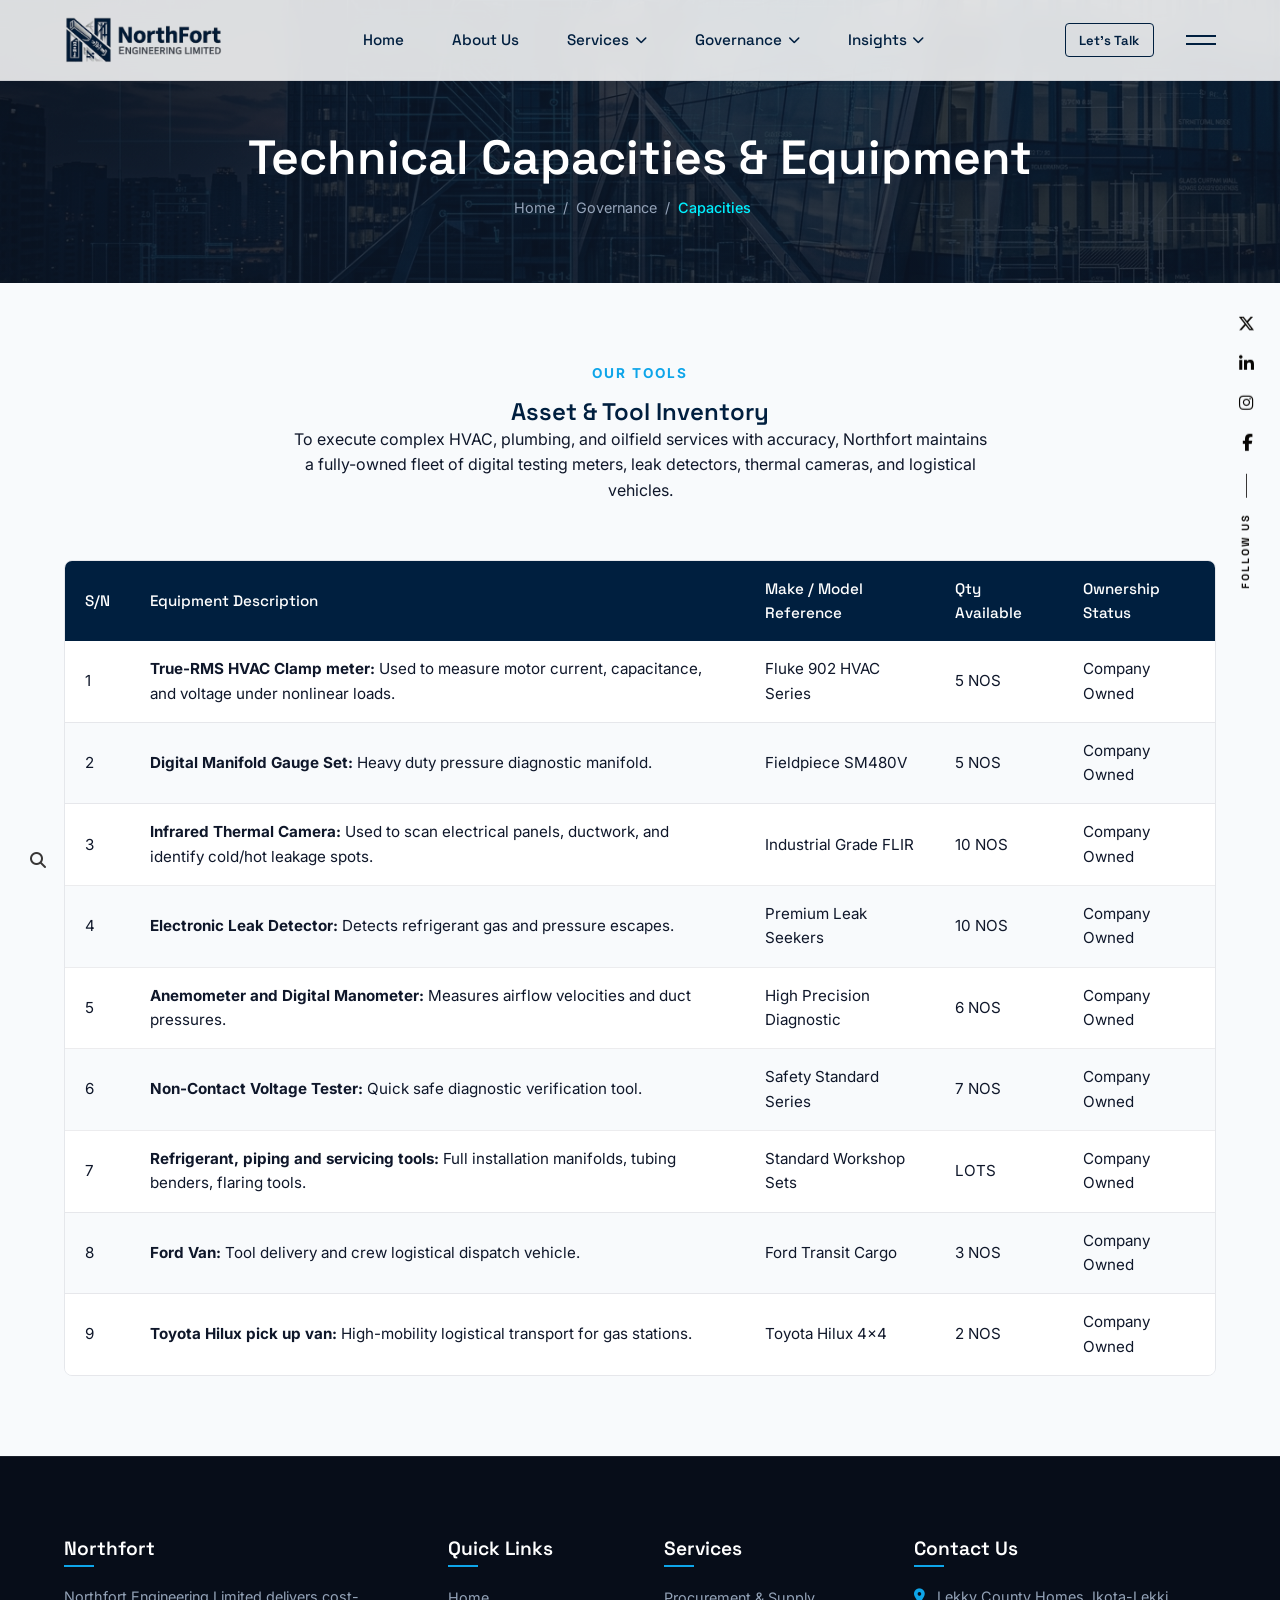
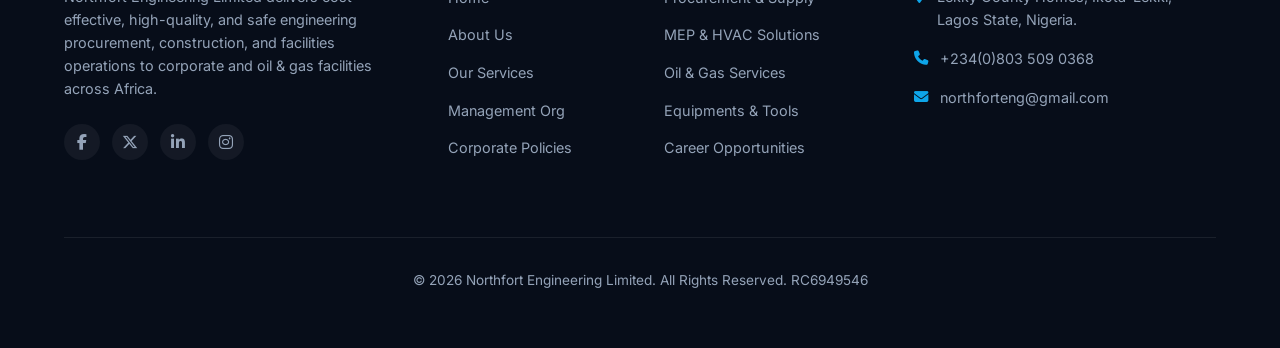
<file: capacities.html>
<!DOCTYPE html>
<html lang="en">

<head>
  <meta charset="UTF-8">
  <meta name="viewport" content="width=device-width, initial-scale=1.0">
  <title>Capacities & Equipment | Northfort Engineering Limited</title>
  <meta name="description"
    content="Technical capabilities, testing instruments, and logistical assets of Northfort Engineering Limited. Review our specialized tool inventory.">
  <link rel="stylesheet" href="https://cdnjs.cloudflare.com/ajax/libs/font-awesome/6.5.2/css/all.min.css">
  <link rel="stylesheet" href="css/style.css">
</head>

<body>

  <!-- Sticky Header -->
  <header id="site-header">
    <div class="container">
      <div class="header-wrap">
        <a href="index.html" class="branding">
          <img src="assets/logo.png" alt="Northfort Engineering Limited" class="logo-img">
        </a>

        <nav class="nav-menu">
          <ul class="main-nav">
            <li class="nav-item"><a href="index.html" class="nav-link">Home</a></li>
            <li class="nav-item"><a href="about.html" class="nav-link">About Us</a></li>
            <li class="nav-item">
              <a href="services.html" class="nav-link">Services <i class="fa-solid fa-chevron-down"></i></a>
              <ul class="sub-menu">
                <li class="sub-menu-item"><a href="services.html">Core Services</a></li>
                <li class="sub-menu-item"><a href="procurement.html">Procurement & Supply</a></li>
                <li class="sub-menu-item"><a href="mep-solutions.html">Engineering & MEP Solutions</a></li>
                <li class="sub-menu-item"><a href="oil-gas.html">Oil & Gas Services</a></li>
              </ul>
            </li>
            <li class="nav-item">
              <a href="#" class="nav-link active">Governance <i class="fa-solid fa-chevron-down"></i></a>
              <ul class="sub-menu">
                <li class="sub-menu-item"><a href="management.html">Management & Organogram</a></li>
                <li class="sub-menu-item"><a href="corporate-policies.html">Corporate Policies</a></li>
                <li class="sub-menu-item"><a href="capacities.html">Capacities & Equipment</a></li>
              </ul>
            </li>
            <li class="nav-item">
              <a href="#" class="nav-link">Insights <i class="fa-solid fa-chevron-down"></i></a>
              <ul class="sub-menu">
                <li class="sub-menu-item"><a href="news.html">News & Happenings</a></li>
                <li class="sub-menu-item"><a href="career.html">Career</a></li>
                <li class="sub-menu-item"><a href="downloads.html">Downloads</a></li>
              </ul>
            </li>
          </ul>
        </nav>

        <div class="header-actions">
          <a href="contact.html" class="btn btn-outline">Let's Talk</a>
          <div class="hamburger" id="hamburger-trigger">
            <span></span>
            <span></span>
          </div>
        </div>
      </div>
    </div>
  </header>
  <!-- Full-screen Search Overlay -->
  <div id="search-overlay" class="search-overlay">
    <button class="close-btn" id="close-search"><i class="fa-solid fa-xmark"></i></button>
    <div class="search-overlay-container container">
      <div class="search-form-wrap">
        <input type="text" id="search-input" placeholder="Type to search Northfort..." autocomplete="off">
        <div class="search-line"></div>
      </div>
      <div id="search-results" class="search-results-list"></div>
    </div>
  </div>

  <div id="search-results" class="search-results-list"></div>
  </div>
  </div>
  <!-- Full-screen Overlay Menu -->
  <div id="overlay-menu" class="overlay-menu">
    <div class="overlay-container container">
      <div class="overlay-header">
        <button class="close-btn" id="close-overlay"><i class="fa-solid fa-xmark"></i></button>
      </div>
      <div class="overlay-content">
        <div class="overlay-nav-col">
          <ul class="overlay-nav">
            <li>
              <div class="overlay-nav-row">
                <span class="nav-num">01</span>
                <a href="index.html" class="overlay-nav-link ">Home</a>
              </div>
            </li>
            <li>
              <div class="overlay-nav-row">
                <span class="nav-num">02</span>
                <a href="about.html" class="overlay-nav-link ">About Us</a>
              </div>
            </li>
            <li class="overlay-dropdown">
              <div class="overlay-nav-row">
                <span class="nav-num">03</span>
                <a href="#" class="overlay-nav-link ">Services <i class="fa-solid fa-plus"></i></a>
              </div>
              <ul class="overlay-sub">
                <li><a href="services.html">Core Services</a></li>
                <li><a href="procurement.html">Procurement & Supply</a></li>
                <li><a href="mep-solutions.html">MEP & HVAC Solutions</a></li>
                <li><a href="oil-gas.html">Oil & Gas Services</a></li>
              </ul>
            </li>
            <li class="overlay-dropdown">
              <div class="overlay-nav-row">
                <span class="nav-num">04</span>
                <a href="#" class="overlay-nav-link active">Governance <i class="fa-solid fa-plus"></i></a>
              </div>
              <ul class="overlay-sub">
                <li><a href="management.html">Management & Organogram</a></li>
                <li><a href="corporate-policies.html">Corporate Policies</a></li>
                <li><a href="capacities.html">Capacities & Equipment</a></li>
              </ul>
            </li>
            <li class="overlay-dropdown">
              <div class="overlay-nav-row">
                <span class="nav-num">05</span>
                <a href="#" class="overlay-nav-link ">Insights <i class="fa-solid fa-plus"></i></a>
              </div>
              <ul class="overlay-sub">
                <li><a href="news.html">News & Happenings</a></li>
                <li><a href="career.html">Career</a></li>
                <li><a href="downloads.html">Downloads</a></li>
              </ul>
            </li>
          </ul>
        </div>

        <div class="overlay-info-col">
          <div class="info-block">
            <h4>Get In Touch</h4>
            <p>Lekky County Homes, Ikota-Lekki, Lagos State, Nigeria.</p>
          </div>
          <div class="info-block">
            <h4>Work Inquiries</h4>
            <p>northforteng@gmail.com</p>
            <p>Ph: +234(0)803 509 0368</p>
          </div>
          <div class="info-block">
            <h4>Join Our Team</h4>
            <p>northforteng@gmail.com</p>
          </div>
          <div class="info-socials">
            <a href="#" class="social-icon"><i class="fa-brands fa-facebook-f"></i></a>
            <a href="#" class="social-icon"><i class="fa-brands fa-instagram"></i></a>
            <a href="#" class="social-icon"><i class="fa-brands fa-linkedin-in"></i></a>
            <a href="#" class="social-icon"><i class="fa-brands fa-x-twitter"></i></a>
          </div>
        </div>
      </div>
    </div>
  </div>

  </div>

  </div>

  <!-- Page Header -->
  <div class="page-header">
    <!-- Floating Back Button -->
    <div class="floating-back-container" id="floating-back-trigger">
      <button class="floating-back-btn" aria-label="Go Back">
        <i class="fa-solid fa-arrow-left"></i>
      </button>
      <span class="back-text">Go back</span>
    </div>
    <div class="container">
      <h1>Technical Capacities & Equipment</h1>
      <ul class="breadcrumbs">
        <li><a href="index.html">Home</a></li>
        <li><a href="#">Governance</a></li>
        <li class="active">Capacities</li>
      </ul>
    </div>
  </div>

  <!-- Main Content -->
  <section class="page-content">
    <div class="container">
      <div class="section-title-wrap">
        <span class="section-subtitle">Our Tools</span>

        <h2>Asset & Tool Inventory</h2>
        <p>To execute complex HVAC, plumbing, and oilfield services with accuracy, Northfort maintains a fully-owned
          fleet of digital testing meters, leak detectors, thermal cameras, and logistical vehicles.</p>
      </div>

      <!-- Equipment Table -->
      <div class="data-table-wrapper">
        <table class="data-table">
          <thead>
            <tr>
              <th>S/N</th>
              <th>Equipment Description</th>
              <th>Make / Model Reference</th>
              <th>Qty Available</th>
              <th>Ownership Status</th>
            </tr>
          </thead>
          <tbody>
            <tr>
              <td>1</td>
              <td><strong>True-RMS HVAC Clamp meter:</strong> Used to measure motor current, capacitance, and voltage
                under nonlinear loads.</td>
              <td>Fluke 902 HVAC Series</td>
              <td>5 NOS</td>
              <td>Company Owned</td>
            </tr>
            <tr>
              <td>2</td>
              <td><strong>Digital Manifold Gauge Set:</strong> Heavy duty pressure diagnostic manifold.</td>
              <td>Fieldpiece SM480V</td>
              <td>5 NOS</td>
              <td>Company Owned</td>
            </tr>
            <tr>
              <td>3</td>
              <td><strong>Infrared Thermal Camera:</strong> Used to scan electrical panels, ductwork, and identify
                cold/hot leakage spots.</td>
              <td>Industrial Grade FLIR</td>
              <td>10 NOS</td>
              <td>Company Owned</td>
            </tr>
            <tr>
              <td>4</td>
              <td><strong>Electronic Leak Detector:</strong> Detects refrigerant gas and pressure escapes.</td>
              <td>Premium Leak Seekers</td>
              <td>10 NOS</td>
              <td>Company Owned</td>
            </tr>
            <tr>
              <td>5</td>
              <td><strong>Anemometer and Digital Manometer:</strong> Measures airflow velocities and duct pressures.
              </td>
              <td>High Precision Diagnostic</td>
              <td>6 NOS</td>
              <td>Company Owned</td>
            </tr>
            <tr>
              <td>6</td>
              <td><strong>Non-Contact Voltage Tester:</strong> Quick safe diagnostic verification tool.</td>
              <td>Safety Standard Series</td>
              <td>7 NOS</td>
              <td>Company Owned</td>
            </tr>
            <tr>
              <td>7</td>
              <td><strong>Refrigerant, piping and servicing tools:</strong> Full installation manifolds, tubing benders,
                flaring tools.</td>
              <td>Standard Workshop Sets</td>
              <td>LOTS</td>
              <td>Company Owned</td>
            </tr>
            <tr>
              <td>8</td>
              <td><strong>Ford Van:</strong> Tool delivery and crew logistical dispatch vehicle.</td>
              <td>Ford Transit Cargo</td>
              <td>3 NOS</td>
              <td>Company Owned</td>
            </tr>
            <tr>
              <td>9</td>
              <td><strong>Toyota Hilux pick up van:</strong> High-mobility logistical transport for gas stations.</td>
              <td>Toyota Hilux 4x4</td>
              <td>2 NOS</td>
              <td>Company Owned</td>
            </tr>
          </tbody>
        </table>
      </div>
    </div>
  </section>

  <!-- Footer -->
  <footer>
    <div class="container">
      <div class="footer-grid">
        <div class="footer-col footer-about">
          <h3>Northfort</h3>
          <p>Northfort Engineering Limited delivers cost-effective, high-quality, and safe engineering procurement,
            construction, and facilities operations to corporate and oil & gas facilities across Africa.</p>
          <div class="social-links">
            <a href="#" class="social-icon"><i class="fa-brands fa-facebook-f"></i></a>
            <a href="#" class="social-icon"><i class="fa-brands fa-x-twitter"></i></a>
            <a href="#" class="social-icon"><i class="fa-brands fa-linkedin-in"></i></a>
            <a href="#" class="social-icon"><i class="fa-brands fa-instagram"></i></a>
          </div>
        </div>

        <div class="footer-col">
          <h3>Quick Links</h3>
          <ul class="footer-links">
            <li><a href="index.html">Home</a></li>
            <li><a href="about.html">About Us</a></li>
            <li><a href="services.html">Our Services</a></li>
            <li><a href="management.html">Management Org</a></li>
            <li><a href="corporate-policies.html">Corporate Policies</a></li>
          </ul>
        </div>

        <div class="footer-col">
          <h3>Services</h3>
          <ul class="footer-links">
            <li><a href="procurement.html">Procurement & Supply</a></li>
            <li><a href="mep-solutions.html">MEP & HVAC Solutions</a></li>
            <li><a href="oil-gas.html">Oil & Gas Services</a></li>
            <li><a href="capacities.html">Equipments & Tools</a></li>
            <li><a href="career.html">Career Opportunities</a></li>
          </ul>
        </div>

        <div class="footer-col footer-contact">
          <h3>Contact Us</h3>
          <ul>
            <li>
              <i class="fa-solid fa-location-dot"></i>
              <span>Lekky County Homes, Ikota-Lekki, Lagos State, Nigeria.</span>
            </li>
            <li>
              <i class="fa-solid fa-phone"></i>
              <span>+234(0)803 509 0368</span>
            </li>
            <li>
              <i class="fa-solid fa-envelope"></i>
              <p><a href="mailto:northforteng@gmail.com">northforteng@gmail.com</a></p>
            </li>
          </ul>
        </div>
      </div>

      <div class="footer-bottom">
        <p>&copy; 2026 Northfort Engineering Limited. All Rights Reserved. RC6949546</p>
      </div>
    </div>
  </footer>

  <script src="js/main.js"></script>
  <!-- Sticky Side Socialbar (Oviswift Style) -->
  <div class="sticky-socialbar">
    <a href="#" class="social-link"><i class="fa-brands fa-x-twitter"></i></a>
    <a href="#" class="social-link"><i class="fa-brands fa-linkedin-in"></i></a>
    <a href="#" class="social-link"><i class="fa-brands fa-instagram"></i></a>
    <a href="#" class="social-link"><i class="fa-brands fa-facebook-f"></i></a>
    <div class="line"></div>
    <div class="text">Follow Us</div>
  </div>
  <!-- Floating Search Button (Oviswift Style) -->
  <button id="floating-search-trigger" class="floating-search-btn" aria-label="Search Site">
    <i class="fa-solid fa-magnifying-glass"></i>
  </button>


</body>

</html>
</file>
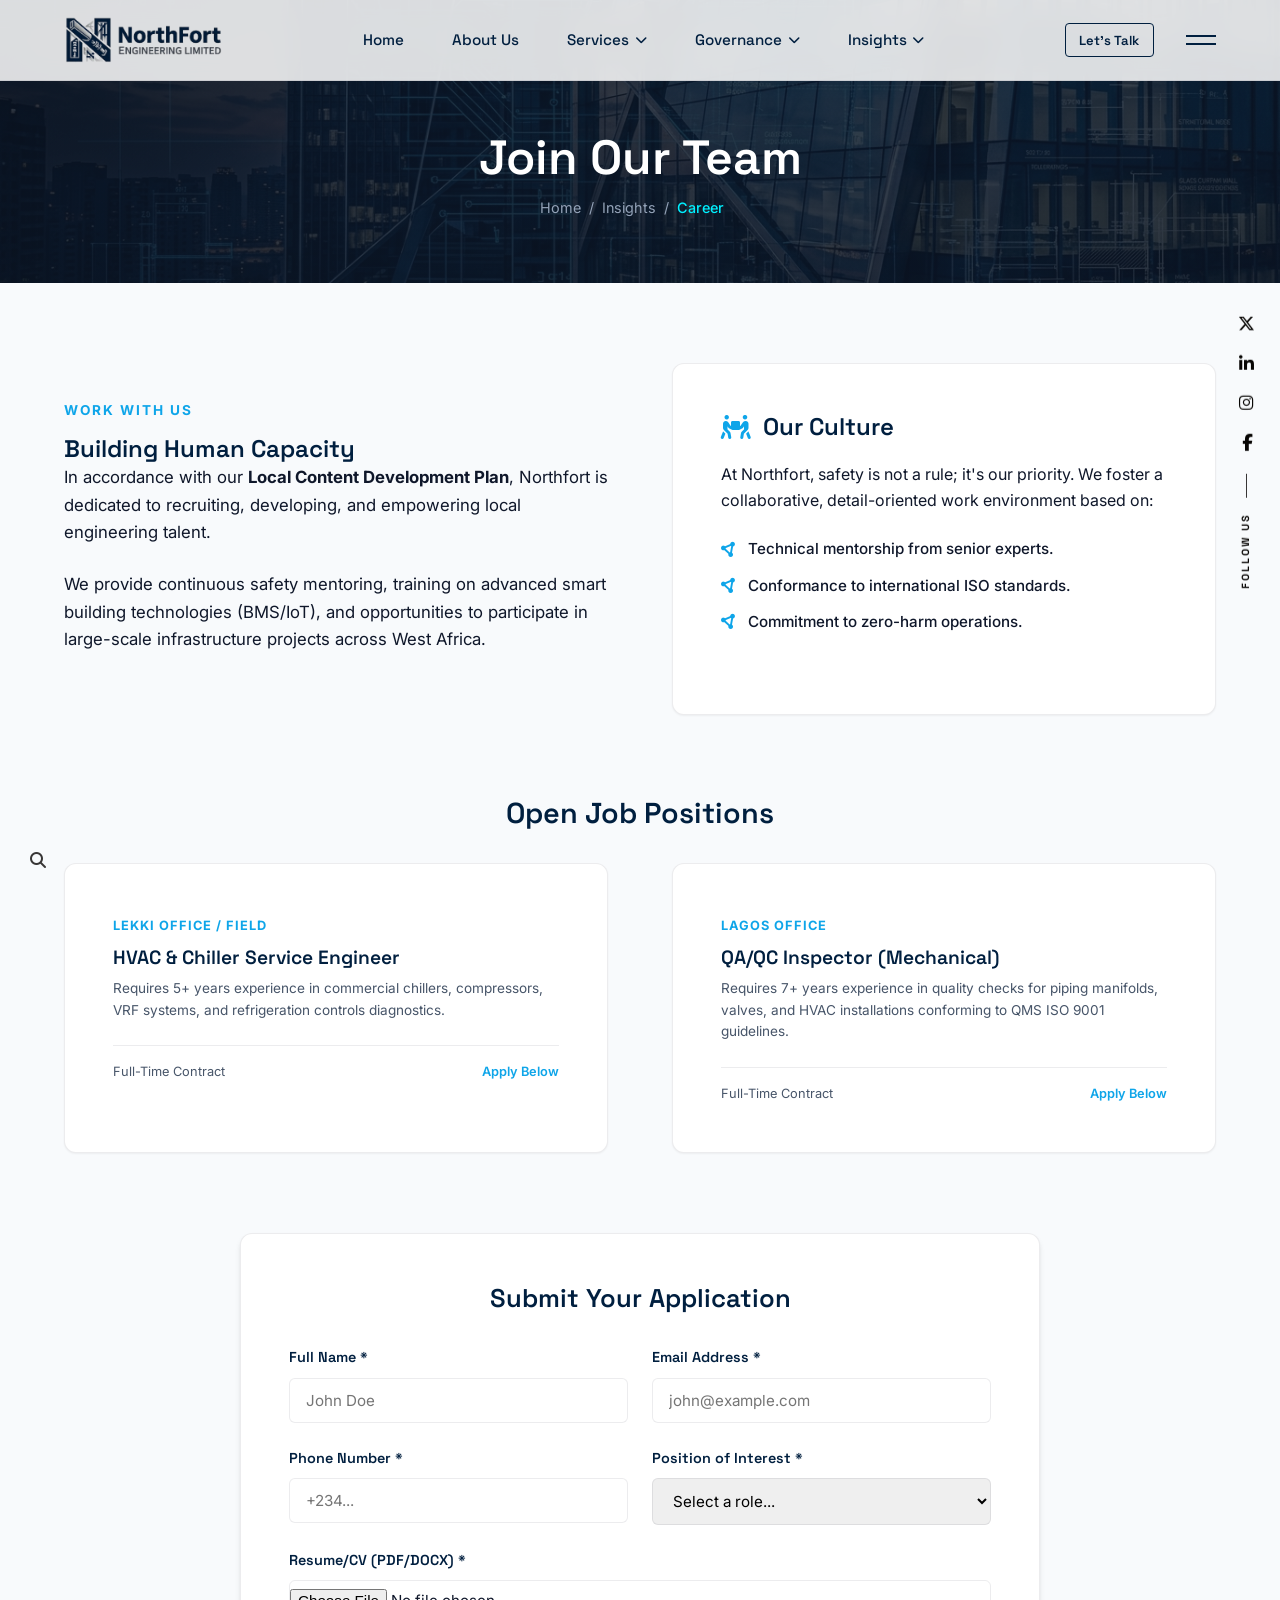
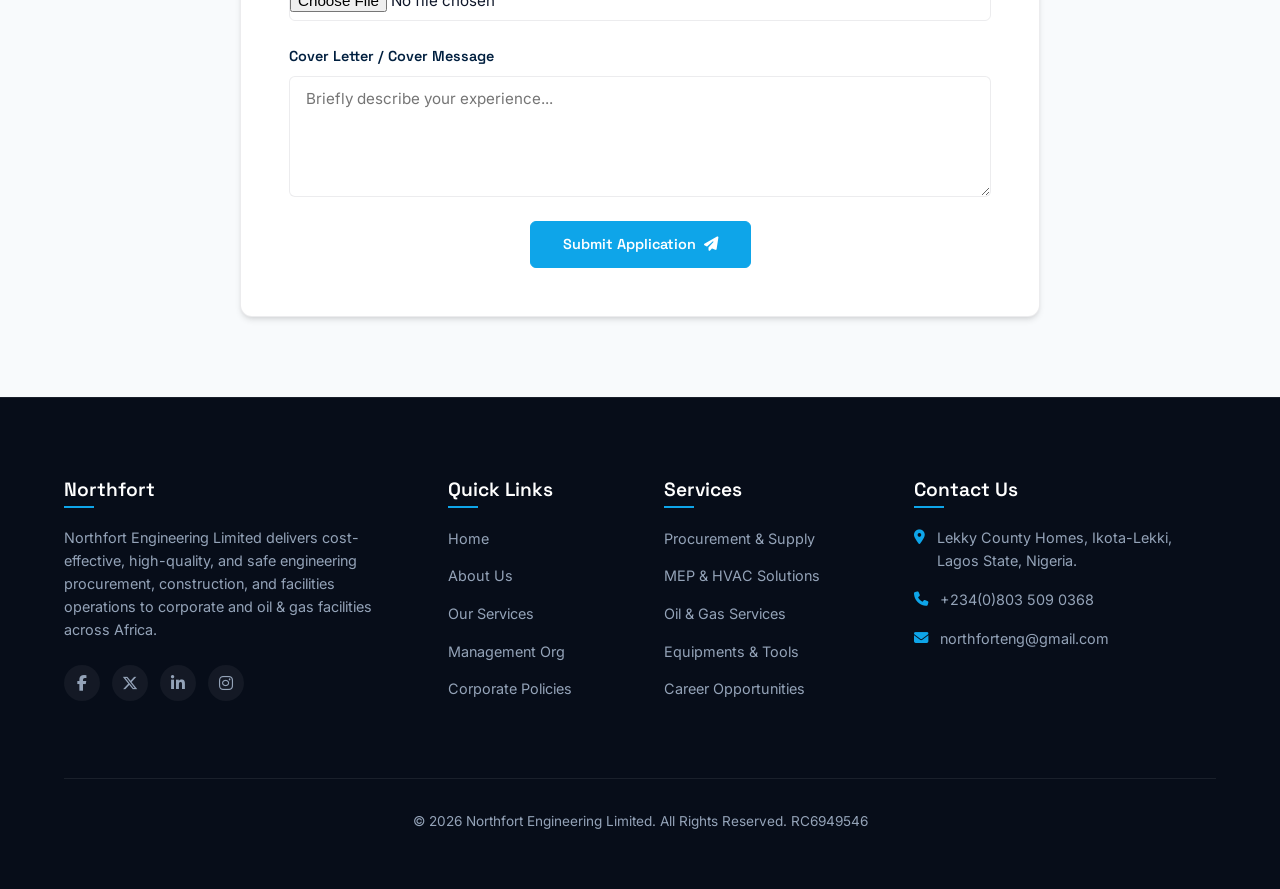
<file: career.html>
<!DOCTYPE html>
<html lang="en">

<head>
  <meta charset="UTF-8">
  <meta name="viewport" content="width=device-width, initial-scale=1.0">
  <title>Careers | Northfort Engineering Limited</title>
  <meta name="description"
    content="Explore career opportunities at Northfort. Apply for mechanical technician, project engineer, or facilities operations roles.">
  <link rel="stylesheet" href="https://cdnjs.cloudflare.com/ajax/libs/font-awesome/6.5.2/css/all.min.css">
  <link rel="stylesheet" href="css/style.css">
</head>

<body>

  <!-- Sticky Header -->
  <header id="site-header">
    <div class="container">
      <div class="header-wrap">
        <a href="index.html" class="branding">
          <img src="assets/logo.png" alt="Northfort Engineering Limited" class="logo-img">
        </a>

        <nav class="nav-menu">
          <ul class="main-nav">
            <li class="nav-item"><a href="index.html" class="nav-link">Home</a></li>
            <li class="nav-item"><a href="about.html" class="nav-link">About Us</a></li>
            <li class="nav-item">
              <a href="services.html" class="nav-link">Services <i class="fa-solid fa-chevron-down"></i></a>
              <ul class="sub-menu">
                <li class="sub-menu-item"><a href="services.html">Core Services</a></li>
                <li class="sub-menu-item"><a href="procurement.html">Procurement & Supply</a></li>
                <li class="sub-menu-item"><a href="mep-solutions.html">Engineering & MEP Solutions</a></li>
                <li class="sub-menu-item"><a href="oil-gas.html">Oil & Gas Services</a></li>
              </ul>
            </li>
            <li class="nav-item">
              <a href="#" class="nav-link">Governance <i class="fa-solid fa-chevron-down"></i></a>
              <ul class="sub-menu">
                <li class="sub-menu-item"><a href="management.html">Management & Organogram</a></li>
                <li class="sub-menu-item"><a href="corporate-policies.html">Corporate Policies</a></li>
                <li class="sub-menu-item"><a href="capacities.html">Capacities & Equipment</a></li>
              </ul>
            </li>
            <li class="nav-item">
              <a href="#" class="nav-link active">Insights <i class="fa-solid fa-chevron-down"></i></a>
              <ul class="sub-menu">
                <li class="sub-menu-item"><a href="news.html">News & Happenings</a></li>
                <li class="sub-menu-item"><a href="career.html">Career</a></li>
                <li class="sub-menu-item"><a href="downloads.html">Downloads</a></li>
              </ul>
            </li>
          </ul>
        </nav>

        <div class="header-actions">
          <a href="contact.html" class="btn btn-outline">Let's Talk</a>
          <div class="hamburger" id="hamburger-trigger">
            <span></span>
            <span></span>
          </div>
        </div>
      </div>
    </div>
  </header>
  <!-- Full-screen Search Overlay -->
  <div id="search-overlay" class="search-overlay">
    <button class="close-btn" id="close-search"><i class="fa-solid fa-xmark"></i></button>
    <div class="search-overlay-container container">
      <div class="search-form-wrap">
        <input type="text" id="search-input" placeholder="Type to search Northfort..." autocomplete="off">
        <div class="search-line"></div>
      </div>
      <div id="search-results" class="search-results-list"></div>
    </div>
  </div>

  <div id="search-results" class="search-results-list"></div>
  </div>
  </div>
  <!-- Full-screen Overlay Menu -->
  <div id="overlay-menu" class="overlay-menu">
    <div class="overlay-container container">
      <div class="overlay-header">
        <button class="close-btn" id="close-overlay"><i class="fa-solid fa-xmark"></i></button>
      </div>
      <div class="overlay-content">
        <div class="overlay-nav-col">
          <ul class="overlay-nav">
            <li>
              <div class="overlay-nav-row">
                <span class="nav-num">01</span>
                <a href="index.html" class="overlay-nav-link ">Home</a>
              </div>
            </li>
            <li>
              <div class="overlay-nav-row">
                <span class="nav-num">02</span>
                <a href="about.html" class="overlay-nav-link ">About Us</a>
              </div>
            </li>
            <li class="overlay-dropdown">
              <div class="overlay-nav-row">
                <span class="nav-num">03</span>
                <a href="#" class="overlay-nav-link ">Services <i class="fa-solid fa-plus"></i></a>
              </div>
              <ul class="overlay-sub">
                <li><a href="services.html">Core Services</a></li>
                <li><a href="procurement.html">Procurement & Supply</a></li>
                <li><a href="mep-solutions.html">MEP & HVAC Solutions</a></li>
                <li><a href="oil-gas.html">Oil & Gas Services</a></li>
              </ul>
            </li>
            <li class="overlay-dropdown">
              <div class="overlay-nav-row">
                <span class="nav-num">04</span>
                <a href="#" class="overlay-nav-link ">Governance <i class="fa-solid fa-plus"></i></a>
              </div>
              <ul class="overlay-sub">
                <li><a href="management.html">Management & Organogram</a></li>
                <li><a href="corporate-policies.html">Corporate Policies</a></li>
                <li><a href="capacities.html">Capacities & Equipment</a></li>
              </ul>
            </li>
            <li class="overlay-dropdown">
              <div class="overlay-nav-row">
                <span class="nav-num">05</span>
                <a href="#" class="overlay-nav-link active">Insights <i class="fa-solid fa-plus"></i></a>
              </div>
              <ul class="overlay-sub">
                <li><a href="news.html">News & Happenings</a></li>
                <li><a href="career.html">Career</a></li>
                <li><a href="downloads.html">Downloads</a></li>
              </ul>
            </li>
          </ul>
        </div>

        <div class="overlay-info-col">
          <div class="info-block">
            <h4>Get In Touch</h4>
            <p>Lekky County Homes, Ikota-Lekki, Lagos State, Nigeria.</p>
          </div>
          <div class="info-block">
            <h4>Work Inquiries</h4>
            <p>northforteng@gmail.com</p>
            <p>Ph: +234(0)803 509 0368</p>
          </div>
          <div class="info-block">
            <h4>Join Our Team</h4>
            <p>northforteng@gmail.com</p>
          </div>
          <div class="info-socials">
            <a href="#" class="social-icon"><i class="fa-brands fa-facebook-f"></i></a>
            <a href="#" class="social-icon"><i class="fa-brands fa-instagram"></i></a>
            <a href="#" class="social-icon"><i class="fa-brands fa-linkedin-in"></i></a>
            <a href="#" class="social-icon"><i class="fa-brands fa-x-twitter"></i></a>
          </div>
        </div>
      </div>
    </div>
  </div>

  </div>

  </div>

  <!-- Page Header -->
  <div class="page-header">
    <!-- Floating Back Button -->
    <div class="floating-back-container" id="floating-back-trigger">
      <button class="floating-back-btn" aria-label="Go Back">
        <i class="fa-solid fa-arrow-left"></i>
      </button>
      <span class="back-text">Go back</span>
    </div>
    <div class="container">
      <h1>Join Our Team</h1>
      <ul class="breadcrumbs">
        <li><a href="index.html">Home</a></li>
        <li><a href="#">Insights</a></li>
        <li class="active">Career</li>
      </ul>
    </div>
  </div>

  <!-- Main Content -->
  <section class="page-content">
    <div class="container">
      <div class="about-grid" style="margin-bottom: 5rem;">
        <div class="about-teaser-content">
          <span class="section-subtitle">Work With Us</span>
          <h2>Building Human Capacity</h2>
          <p>In accordance with our <strong>Local Content Development Plan</strong>, Northfort is dedicated to
            recruiting, developing, and empowering local engineering talent.</p>
          <p>We provide continuous safety mentoring, training on advanced smart building technologies (BMS/IoT), and
            opportunities to participate in large-scale infrastructure projects across West Africa.</p>
        </div>
        <div class="mv-box">
          <h3><i class="fa-solid fa-people-carry-box" style="color: var(--color-accent-blue);"></i> Our Culture</h3>
          <p>At Northfort, safety is not a rule; it's our priority. We foster a collaborative, detail-oriented work
            environment based on:</p>
          <ul class="features-list">
            <li><i class="fa-solid fa-circle-nodes"></i> Technical mentorship from senior experts.</li>
            <li><i class="fa-solid fa-circle-nodes"></i> Conformance to international ISO standards.</li>
            <li><i class="fa-solid fa-circle-nodes"></i> Commitment to zero-harm operations.</li>
          </ul>
        </div>
      </div>

      <!-- Job Openings Section -->
      <h3 style="font-size: 1.8rem; margin-bottom: 2rem; text-align: center;">Open Job Positions</h3>

      <div class="about-grid" style="margin-bottom: 5rem;">
        <div class="mv-box">
          <span class="project-client">Lekki Office / Field</span>
          <h4 style="font-family: var(--font-title); font-size: 1.2rem; margin: 0.5rem 0;">HVAC & Chiller Service
            Engineer</h4>
          <p style="font-size: 0.85rem; color: var(--color-text-muted-dark);">Requires 5+ years experience in commercial
            chillers, compressors, VRF systems, and refrigeration controls diagnostics.</p>
          <hr style="border: 0; border-top: 1px solid var(--color-border-light); margin: 1rem 0;">
          <div
            style="display: flex; justify-content: space-between; font-size: 0.8rem; color: var(--color-text-muted-dark);">
            <span>Full-Time Contract</span>
            <span style="font-weight: 600; color: var(--color-accent-blue);">Apply Below</span>
          </div>
        </div>

        <div class="mv-box">
          <span class="project-client">Lagos Office</span>
          <h4 style="font-family: var(--font-title); font-size: 1.2rem; margin: 0.5rem 0;">QA/QC Inspector (Mechanical)
          </h4>
          <p style="font-size: 0.85rem; color: var(--color-text-muted-dark);">Requires 7+ years experience in quality
            checks for piping manifolds, valves, and HVAC installations conforming to QMS ISO 9001 guidelines.</p>
          <hr style="border: 0; border-top: 1px solid var(--color-border-light); margin: 1rem 0;">
          <div
            style="display: flex; justify-content: space-between; font-size: 0.8rem; color: var(--color-text-muted-dark);">
            <span>Full-Time Contract</span>
            <span style="font-weight: 600; color: var(--color-accent-blue);">Apply Below</span>
          </div>
        </div>
      </div>

      <!-- Application Form -->
      <div class="form-card">
        <h3 style="font-size: 1.6rem; text-align: center; margin-bottom: 2rem; color: var(--color-primary-navy);">Submit
          Your Application</h3>
        <form id="contact-form">
          <div class="form-grid">
            <div class="form-group">
              <label for="app-name">Full Name *</label>
              <input type="text" id="app-name" required placeholder="John Doe">
            </div>
            <div class="form-group">
              <label for="app-email">Email Address *</label>
              <input type="email" id="app-email" required placeholder="john@example.com">
            </div>
            <div class="form-group">
              <label for="app-phone">Phone Number *</label>
              <input type="tel" id="app-phone" required placeholder="+234...">
            </div>
            <div class="form-group">
              <label for="app-position">Position of Interest *</label>
              <select id="app-position" required>
                <option value="">Select a role...</option>
                <option value="hvac">HVAC & Chiller Service Engineer</option>
                <option value="qaqc">QA/QC Inspector (Mechanical)</option>
                <option value="other">General Application</option>
              </select>
            </div>
            <div class="form-group full-width">
              <label for="app-resume">Resume/CV (PDF/DOCX) *</label>
              <input type="file" id="app-resume" required accept=".pdf,.doc,.docx" style="padding: 0.5rem 0;">
            </div>
            <div class="form-group full-width">
              <label for="app-msg">Cover Letter / Cover Message</label>
              <textarea id="app-msg" rows="5" placeholder="Briefly describe your experience..."></textarea>
            </div>
          </div>
          <div style="text-align: center;">
            <button type="submit" class="btn btn-primary" style="padding: 0.85rem 2rem;">Submit Application <i
                class="fa-solid fa-paper-plane"></i></button>
          </div>
        </form>
      </div>

    </div>
  </section>

  <!-- Footer -->
  <footer>
    <div class="container">
      <div class="footer-grid">
        <div class="footer-col footer-about">
          <h3>Northfort</h3>
          <p>Northfort Engineering Limited delivers cost-effective, high-quality, and safe engineering procurement,
            construction, and facilities operations to corporate and oil & gas facilities across Africa.</p>
          <div class="social-links">
            <a href="#" class="social-icon"><i class="fa-brands fa-facebook-f"></i></a>
            <a href="#" class="social-icon"><i class="fa-brands fa-x-twitter"></i></a>
            <a href="#" class="social-icon"><i class="fa-brands fa-linkedin-in"></i></a>
            <a href="#" class="social-icon"><i class="fa-brands fa-instagram"></i></a>
          </div>
        </div>

        <div class="footer-col">
          <h3>Quick Links</h3>
          <ul class="footer-links">
            <li><a href="index.html">Home</a></li>
            <li><a href="about.html">About Us</a></li>
            <li><a href="services.html">Our Services</a></li>
            <li><a href="management.html">Management Org</a></li>
            <li><a href="corporate-policies.html">Corporate Policies</a></li>
          </ul>
        </div>

        <div class="footer-col">
          <h3>Services</h3>
          <ul class="footer-links">
            <li><a href="procurement.html">Procurement & Supply</a></li>
            <li><a href="mep-solutions.html">MEP & HVAC Solutions</a></li>
            <li><a href="oil-gas.html">Oil & Gas Services</a></li>
            <li><a href="capacities.html">Equipments & Tools</a></li>
            <li><a href="career.html">Career Opportunities</a></li>
          </ul>
        </div>

        <div class="footer-col footer-contact">
          <h3>Contact Us</h3>
          <ul>
            <li>
              <i class="fa-solid fa-location-dot"></i>
              <span>Lekky County Homes, Ikota-Lekki, Lagos State, Nigeria.</span>
            </li>
            <li>
              <i class="fa-solid fa-phone"></i>
              <span>+234(0)803 509 0368</span>
            </li>
            <li>
              <i class="fa-solid fa-envelope"></i>
              <p><a href="mailto:northforteng@gmail.com">northforteng@gmail.com</a></p>
            </li>
          </ul>
        </div>
      </div>

      <div class="footer-bottom">
        <p>&copy; 2026 Northfort Engineering Limited. All Rights Reserved. RC6949546</p>
      </div>
    </div>
  </footer>

  <script src="js/main.js"></script>
  <!-- Sticky Side Socialbar (Oviswift Style) -->
  <div class="sticky-socialbar">
    <a href="#" class="social-link"><i class="fa-brands fa-x-twitter"></i></a>
    <a href="#" class="social-link"><i class="fa-brands fa-linkedin-in"></i></a>
    <a href="#" class="social-link"><i class="fa-brands fa-instagram"></i></a>
    <a href="#" class="social-link"><i class="fa-brands fa-facebook-f"></i></a>
    <div class="line"></div>
    <div class="text">Follow Us</div>
  </div>
  <!-- Floating Search Button (Oviswift Style) -->
  <button id="floating-search-trigger" class="floating-search-btn" aria-label="Search Site">
    <i class="fa-solid fa-magnifying-glass"></i>
  </button>


</body>

</html>
</file>
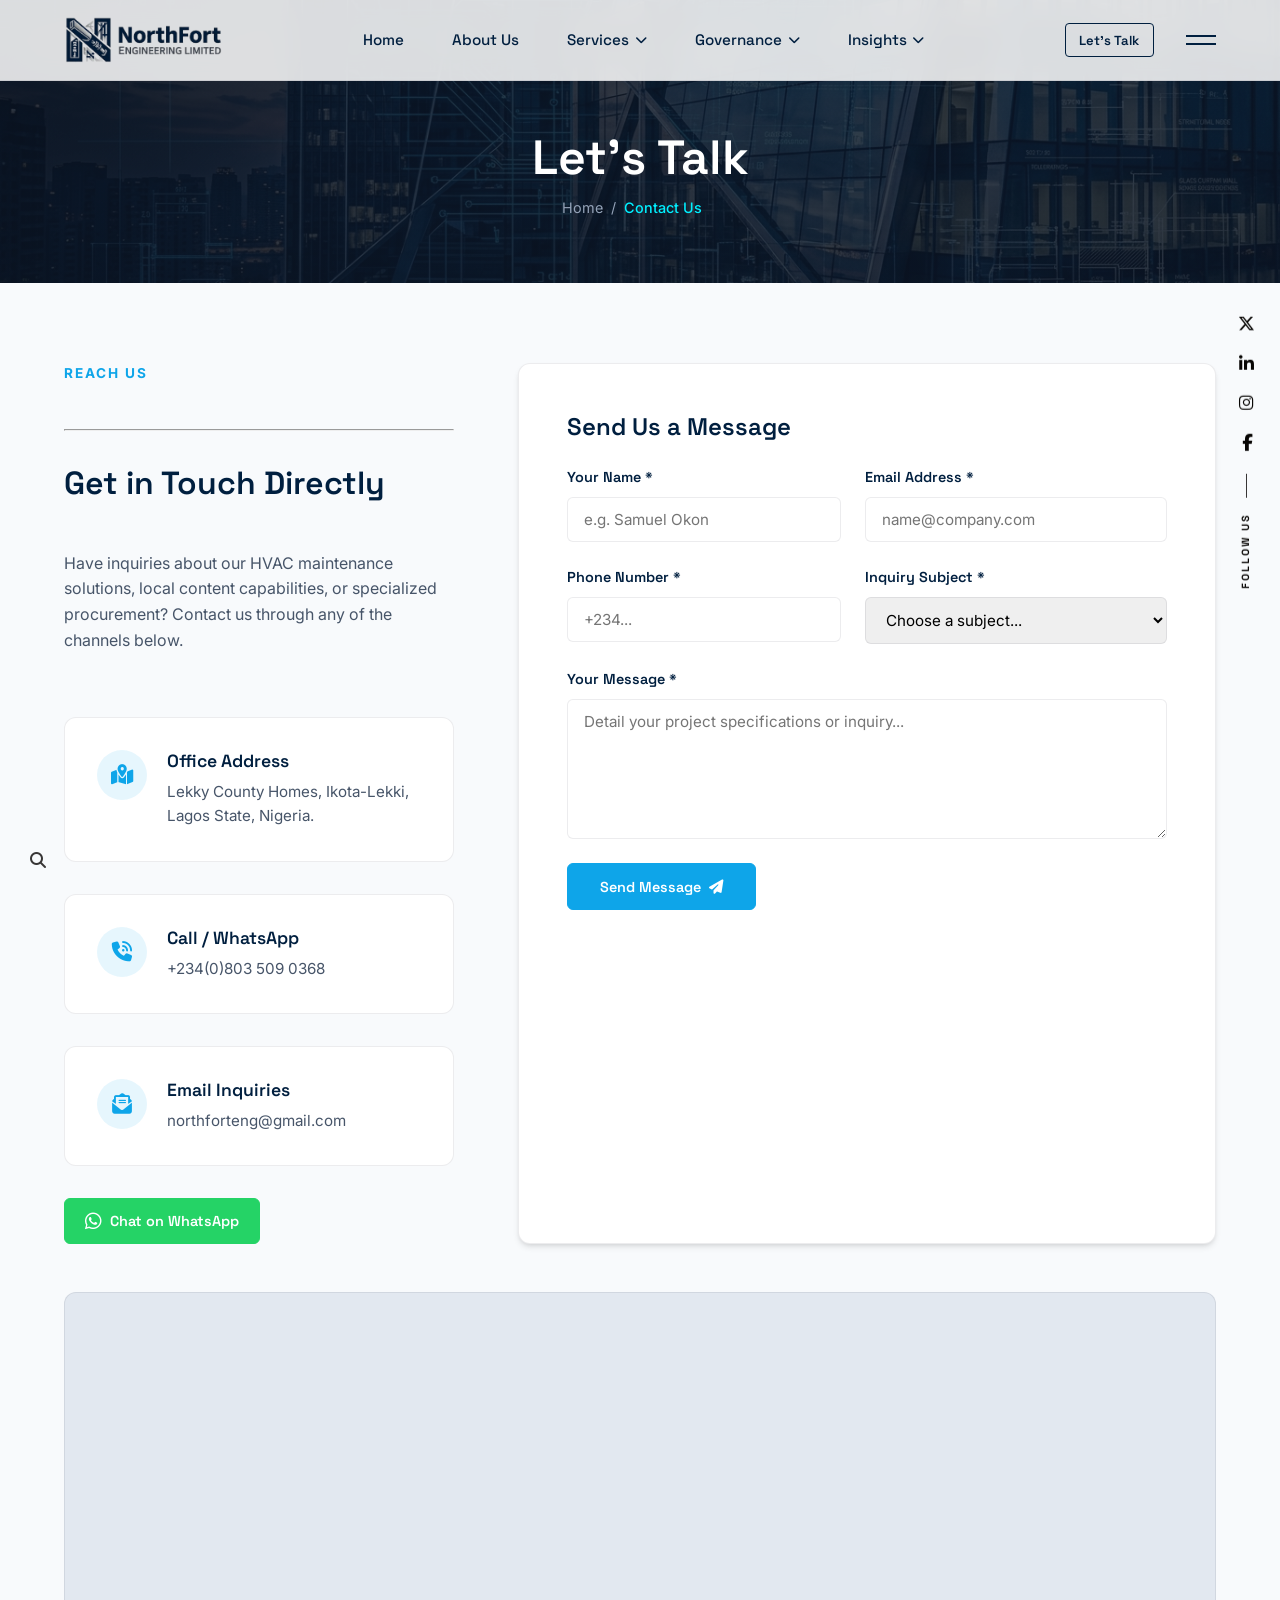
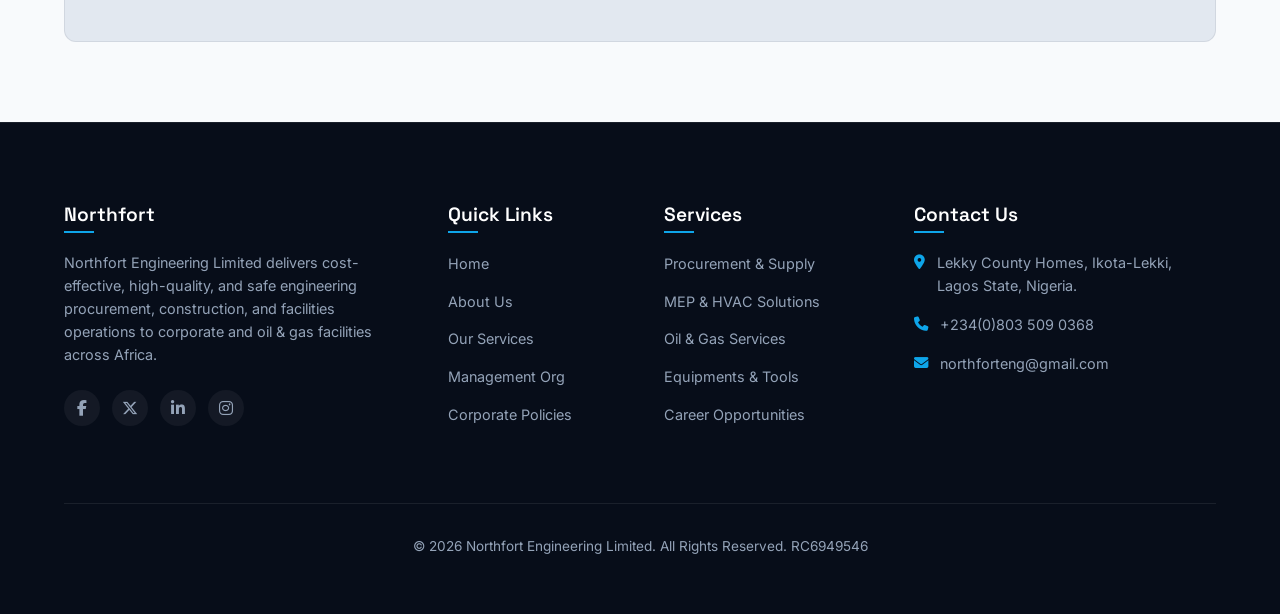
<file: contact.html>
<!DOCTYPE html>
<html lang="en">

<head>
  <meta charset="UTF-8">
  <meta name="viewport" content="width=device-width, initial-scale=1.0">
  <title>Contact Us | Northfort Engineering Limited</title>
  <meta name="description"
    content="Get in touch with Northfort. Visit our Lagos office, call our engineers, or message us on WhatsApp for your engineering and HVAC projects.">
  <link rel="stylesheet" href="https://cdnjs.cloudflare.com/ajax/libs/font-awesome/6.5.2/css/all.min.css">
  <link rel="stylesheet" href="css/style.css">
</head>

<body>

  <!-- Sticky Header -->
  <header id="site-header">
    <div class="container">
      <div class="header-wrap">
        <a href="index.html" class="branding">
          <img src="assets/logo.png" alt="Northfort Engineering Limited" class="logo-img">
        </a>

        <nav class="nav-menu">
          <ul class="main-nav">
            <li class="nav-item"><a href="index.html" class="nav-link">Home</a></li>
            <li class="nav-item"><a href="about.html" class="nav-link">About Us</a></li>
            <li class="nav-item">
              <a href="services.html" class="nav-link">Services <i class="fa-solid fa-chevron-down"></i></a>
              <ul class="sub-menu">
                <li class="sub-menu-item"><a href="services.html">Core Services</a></li>
                <li class="sub-menu-item"><a href="procurement.html">Procurement & Supply</a></li>
                <li class="sub-menu-item"><a href="mep-solutions.html">Engineering & MEP Solutions</a></li>
                <li class="sub-menu-item"><a href="oil-gas.html">Oil & Gas Services</a></li>
              </ul>
            </li>
            <li class="nav-item">
              <a href="#" class="nav-link">Governance <i class="fa-solid fa-chevron-down"></i></a>
              <ul class="sub-menu">
                <li class="sub-menu-item"><a href="management.html">Management & Organogram</a></li>
                <li class="sub-menu-item"><a href="corporate-policies.html">Corporate Policies</a></li>
                <li class="sub-menu-item"><a href="capacities.html">Capacities & Equipment</a></li>
              </ul>
            </li>
            <li class="nav-item">
              <a href="#" class="nav-link">Insights <i class="fa-solid fa-chevron-down"></i></a>
              <ul class="sub-menu">
                <li class="sub-menu-item"><a href="news.html">News & Happenings</a></li>
                <li class="sub-menu-item"><a href="career.html">Career</a></li>
                <li class="sub-menu-item"><a href="downloads.html">Downloads</a></li>
              </ul>
            </li>
          </ul>
        </nav>

        <div class="header-actions">
          <a href="contact.html" class="btn btn-outline">Let's Talk</a>
          <div class="hamburger" id="hamburger-trigger">
            <span></span>
            <span></span>
          </div>
        </div>
      </div>
    </div>
  </header>
  <!-- Full-screen Search Overlay -->
  <div id="search-overlay" class="search-overlay">
    <button class="close-btn" id="close-search"><i class="fa-solid fa-xmark"></i></button>
    <div class="search-overlay-container container">
      <div class="search-form-wrap">
        <input type="text" id="search-input" placeholder="Type to search Northfort..." autocomplete="off">
        <div class="search-line"></div>
      </div>
      <div id="search-results" class="search-results-list"></div>
    </div>
  </div>

  <div id="search-results" class="search-results-list"></div>
  </div>
  </div>
  <!-- Full-screen Overlay Menu -->
  <div id="overlay-menu" class="overlay-menu">
    <div class="overlay-container container">
      <div class="overlay-header">
        <button class="close-btn" id="close-overlay"><i class="fa-solid fa-xmark"></i></button>
      </div>
      <div class="overlay-content">
        <div class="overlay-nav-col">
          <ul class="overlay-nav">
            <li>
              <div class="overlay-nav-row">
                <span class="nav-num">01</span>
                <a href="index.html" class="overlay-nav-link ">Home</a>
              </div>
            </li>
            <li>
              <div class="overlay-nav-row">
                <span class="nav-num">02</span>
                <a href="about.html" class="overlay-nav-link ">About Us</a>
              </div>
            </li>
            <li class="overlay-dropdown">
              <div class="overlay-nav-row">
                <span class="nav-num">03</span>
                <a href="#" class="overlay-nav-link ">Services <i class="fa-solid fa-plus"></i></a>
              </div>
              <ul class="overlay-sub">
                <li><a href="services.html">Core Services</a></li>
                <li><a href="procurement.html">Procurement & Supply</a></li>
                <li><a href="mep-solutions.html">MEP & HVAC Solutions</a></li>
                <li><a href="oil-gas.html">Oil & Gas Services</a></li>
              </ul>
            </li>
            <li class="overlay-dropdown">
              <div class="overlay-nav-row">
                <span class="nav-num">04</span>
                <a href="#" class="overlay-nav-link ">Governance <i class="fa-solid fa-plus"></i></a>
              </div>
              <ul class="overlay-sub">
                <li><a href="management.html">Management & Organogram</a></li>
                <li><a href="corporate-policies.html">Corporate Policies</a></li>
                <li><a href="capacities.html">Capacities & Equipment</a></li>
              </ul>
            </li>
            <li class="overlay-dropdown">
              <div class="overlay-nav-row">
                <span class="nav-num">05</span>
                <a href="#" class="overlay-nav-link ">Insights <i class="fa-solid fa-plus"></i></a>
              </div>
              <ul class="overlay-sub">
                <li><a href="news.html">News & Happenings</a></li>
                <li><a href="career.html">Career</a></li>
                <li><a href="downloads.html">Downloads</a></li>
              </ul>
            </li>
          </ul>
        </div>

        <div class="overlay-info-col">
          <div class="info-block">
            <h4>Get In Touch</h4>
            <p>Lekky County Homes, Ikota-Lekki, Lagos State, Nigeria.</p>
          </div>
          <div class="info-block">
            <h4>Work Inquiries</h4>
            <p>northforteng@gmail.com</p>
            <p>Ph: +234(0)803 509 0368</p>
          </div>
          <div class="info-block">
            <h4>Join Our Team</h4>
            <p>northforteng@gmail.com</p>
          </div>
          <div class="info-socials">
            <a href="#" class="social-icon"><i class="fa-brands fa-facebook-f"></i></a>
            <a href="#" class="social-icon"><i class="fa-brands fa-instagram"></i></a>
            <a href="#" class="social-icon"><i class="fa-brands fa-linkedin-in"></i></a>
            <a href="#" class="social-icon"><i class="fa-brands fa-x-twitter"></i></a>
          </div>
        </div>
      </div>
    </div>
  </div>

  </div>

  </div>

  <!-- Page Header -->
  <div class="page-header">
    <!-- Floating Back Button -->
    <div class="floating-back-container" id="floating-back-trigger">
      <button class="floating-back-btn" aria-label="Go Back">
        <i class="fa-solid fa-arrow-left"></i>
      </button>
      <span class="back-text">Go back</span>
    </div>
    <div class="container">
      <h1>Let's Talk</h1>
      <ul class="breadcrumbs">
        <li><a href="index.html">Home</a></li>
        <li class="active">Contact Us</li>
      </ul>
    </div>
  </div>

  <!-- Main Content -->
  <section class="page-content">
    <div class="container">
      <div class="contact-layout">
        <!-- Info Cards column -->
        <div class="contact-info-wrap">
          <span class="section-subtitle">Reach Us</span>

          <hr>

          <h2 style="font-size: 2rem; margin-bottom: 1rem;">Get in Touch Directly</h2>
          <p style="color: var(--color-text-muted-dark); margin-bottom: 2rem;">Have inquiries about our HVAC maintenance
            solutions, local content capabilities, or specialized procurement? Contact us through any of the channels
            below.</p>

          <!-- Address -->
          <div class="contact-info-card">
            <div class="contact-info-icon"><i class="fa-solid fa-map-location-dot"></i></div>
            <div class="contact-info-details">
              <h3>Office Address</h3>
              <p>Lekky County Homes, Ikota-Lekki, Lagos State, Nigeria.</p>
            </div>
          </div>

          <!-- Phone -->
          <div class="contact-info-card">
            <div class="contact-info-icon"><i class="fa-solid fa-phone-volume"></i></div>
            <div class="contact-info-details">
              <h3>Call / WhatsApp</h3>
              <p>+234(0)803 509 0368</p>
            </div>
          </div>

          <!-- Email -->
          <div class="contact-info-card">
            <div class="contact-info-icon"><i class="fa-solid fa-envelope-open-text"></i></div>
            <div class="contact-info-details">
              <h3>Email Inquiries</h3>
              <p><a href="mailto:northforteng@gmail.com">northforteng@gmail.com</a></p>
            </div>
          </div>

          <!-- WhatsApp Chat Button -->
          <a href="https://wa.me/2348035090368" target="_blank" class="btn btn-primary"
            style="background-color: #25d366; border-color: #25d366; align-self: flex-start;">
            <i class="fa-brands fa-whatsapp" style="font-size: 1.2rem;"></i> Chat on WhatsApp
          </a>
        </div>

        <!-- Form Column -->
        <div class="form-card" style="margin: 0; width: 100%; max-width: none;">
          <h3
            style="font-family: var(--font-title); font-size: 1.5rem; margin-bottom: 1.5rem; color: var(--color-primary-navy);">
            Send Us a Message</h3>
          <form id="contact-form">
            <div class="form-grid">
              <div class="form-group">
                <label for="contact-name">Your Name *</label>
                <input type="text" id="contact-name" required placeholder="e.g. Samuel Okon">
              </div>
              <div class="form-group">
                <label for="contact-email">Email Address *</label>
                <input type="email" id="contact-email" required placeholder="name@company.com">
              </div>
              <div class="form-group">
                <label for="contact-phone">Phone Number *</label>
                <input type="tel" id="contact-phone" required placeholder="+234...">
              </div>
              <div class="form-group">
                <label for="contact-subject">Inquiry Subject *</label>
                <select id="contact-subject" required>
                  <option value="">Choose a subject...</option>
                  <option value="mep">MEP / HVAC Installation & Services</option>
                  <option value="facility">Total Facility Management</option>
                  <option value="procurement">Oil & Gas Procurement Contracts</option>
                  <option value="other">General Business Inquiry</option>
                </select>
              </div>
              <div class="form-group full-width">
                <label for="contact-msg">Your Message *</label>
                <textarea id="contact-msg" rows="6" required
                  placeholder="Detail your project specifications or inquiry..."></textarea>
              </div>
            </div>
            <button type="submit" class="btn btn-primary" style="padding: 0.85rem 2rem;">Send Message <i
                class="fa-solid fa-paper-plane"></i></button>
          </form>
        </div>
      </div>

      <!-- Interactive Map Placeholder -->
      <div class="map-placeholder full-bleed">
        <iframe
          src="https://www.google.com/maps/embed?pb=!1m18!1m12!1m3!1d3964.7!2d3.5!3d6.45!2m3!1f0!2f0!3f0!3m2!1i1024!2i768!4f13.1!3m3!1m2!1s0x0%3A0x0!2sLekky+County+Homes%2C+Ikota-Lekki%2C+Lagos!5e0!3m2!1sen!2sng!4v1700000000000"
          width="100%" height="400" style="border:0; display:block;" allowfullscreen="" loading="lazy"
          referrerpolicy="no-referrer-when-downgrade" title="Northfort Engineering HQ Location"></iframe>
      </div>
    </div>
  </section>

  <!-- Footer -->
  <footer>
    <div class="container">
      <div class="footer-grid">
        <div class="footer-col footer-about">
          <h3>Northfort</h3>
          <p>Northfort Engineering Limited delivers cost-effective, high-quality, and safe engineering procurement,
            construction, and facilities operations to corporate and oil & gas facilities across Africa.</p>
          <div class="social-links">
            <a href="#" class="social-icon"><i class="fa-brands fa-facebook-f"></i></a>
            <a href="#" class="social-icon"><i class="fa-brands fa-x-twitter"></i></a>
            <a href="#" class="social-icon"><i class="fa-brands fa-linkedin-in"></i></a>
            <a href="#" class="social-icon"><i class="fa-brands fa-instagram"></i></a>
          </div>
        </div>

        <div class="footer-col">
          <h3>Quick Links</h3>
          <ul class="footer-links">
            <li><a href="index.html">Home</a></li>
            <li><a href="about.html">About Us</a></li>
            <li><a href="services.html">Our Services</a></li>
            <li><a href="management.html">Management Org</a></li>
            <li><a href="corporate-policies.html">Corporate Policies</a></li>
          </ul>
        </div>

        <div class="footer-col">
          <h3>Services</h3>
          <ul class="footer-links">
            <li><a href="procurement.html">Procurement & Supply</a></li>
            <li><a href="mep-solutions.html">MEP & HVAC Solutions</a></li>
            <li><a href="oil-gas.html">Oil & Gas Services</a></li>
            <li><a href="capacities.html">Equipments & Tools</a></li>
            <li><a href="career.html">Career Opportunities</a></li>
          </ul>
        </div>

        <div class="footer-col footer-contact">
          <h3>Contact Us</h3>
          <ul>
            <li>
              <i class="fa-solid fa-location-dot"></i>
              <span>Lekky County Homes, Ikota-Lekki, Lagos State, Nigeria.</span>
            </li>
            <li>
              <i class="fa-solid fa-phone"></i>
              <span>+234(0)803 509 0368</span>
            </li>
            <li>
              <i class="fa-solid fa-envelope"></i>
              <p><a href="mailto:northforteng@gmail.com">northforteng@gmail.com</a></p>
            </li>
          </ul>
        </div>
      </div>

      <div class="footer-bottom">
        <p>&copy; 2026 Northfort Engineering Limited. All Rights Reserved. RC6949546</p>
      </div>
    </div>
  </footer>

  <script src="js/main.js"></script>
  <!-- Sticky Side Socialbar (Oviswift Style) -->
  <div class="sticky-socialbar">
    <a href="#" class="social-link"><i class="fa-brands fa-x-twitter"></i></a>
    <a href="#" class="social-link"><i class="fa-brands fa-linkedin-in"></i></a>
    <a href="#" class="social-link"><i class="fa-brands fa-instagram"></i></a>
    <a href="#" class="social-link"><i class="fa-brands fa-facebook-f"></i></a>
    <div class="line"></div>
    <div class="text">Follow Us</div>
  </div>
  <!-- Floating Search Button (Oviswift Style) -->
  <button id="floating-search-trigger" class="floating-search-btn" aria-label="Search Site">
    <i class="fa-solid fa-magnifying-glass"></i>
  </button>


</body>

</html>
</file>
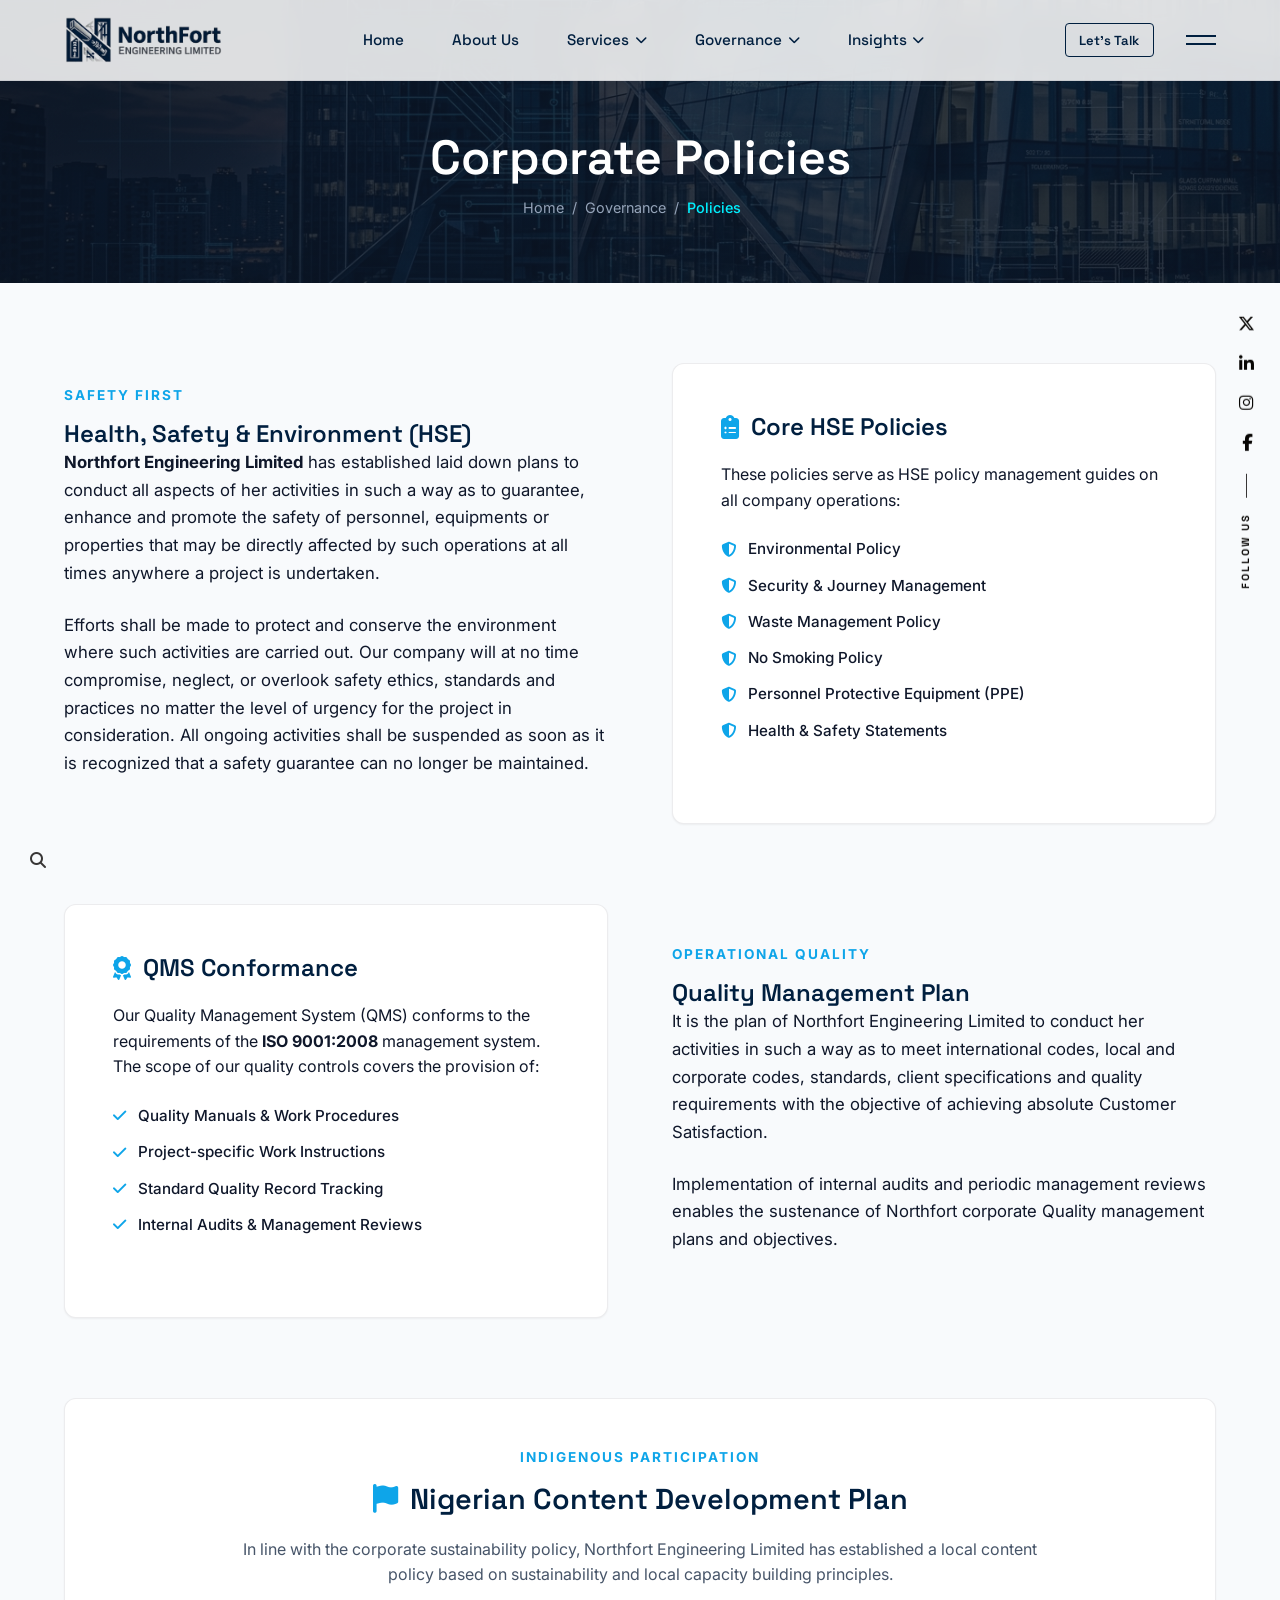
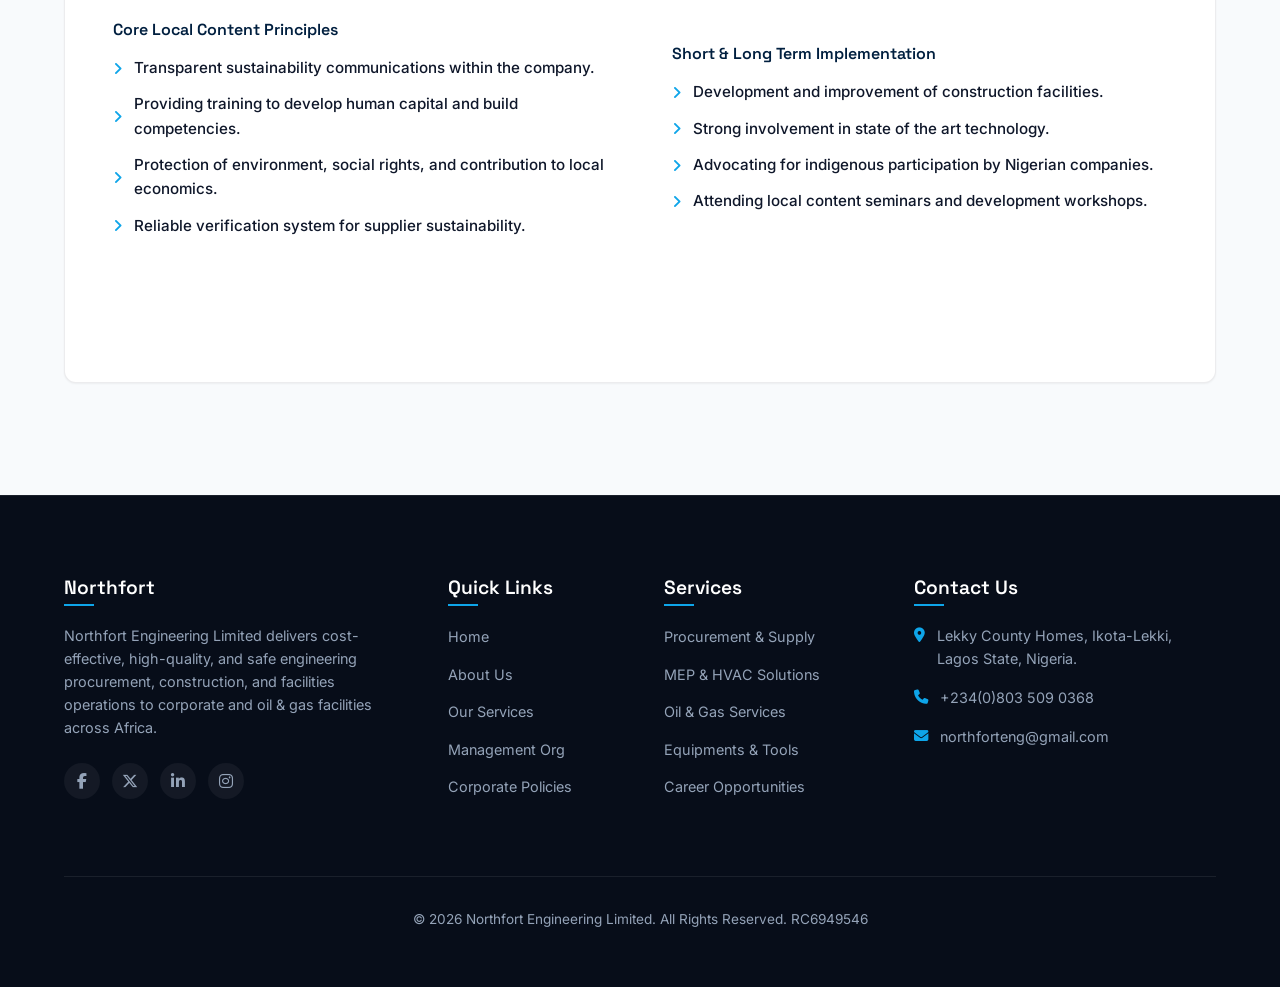
<file: corporate-policies.html>
<!DOCTYPE html>
<html lang="en">

<head>
  <meta charset="UTF-8">
  <meta name="viewport" content="width=device-width, initial-scale=1.0">
  <title>Corporate Policies | Northfort Engineering Limited</title>
  <meta name="description"
    content="Read the HSE Plans, Quality management procedures, and Local Content Development policies of Northfort Engineering Limited. Conforms to ISO 9001.">
  <link rel="stylesheet" href="https://cdnjs.cloudflare.com/ajax/libs/font-awesome/6.5.2/css/all.min.css">
  <link rel="stylesheet" href="css/style.css">
</head>

<body>

  <!-- Sticky Header -->
  <header id="site-header">
    <div class="container">
      <div class="header-wrap">
        <a href="index.html" class="branding">
          <img src="assets/logo.png" alt="Northfort Engineering Limited" class="logo-img">
        </a>

        <nav class="nav-menu">
          <ul class="main-nav">
            <li class="nav-item"><a href="index.html" class="nav-link">Home</a></li>
            <li class="nav-item"><a href="about.html" class="nav-link">About Us</a></li>
            <li class="nav-item">
              <a href="services.html" class="nav-link">Services <i class="fa-solid fa-chevron-down"></i></a>
              <ul class="sub-menu">
                <li class="sub-menu-item"><a href="services.html">Core Services</a></li>
                <li class="sub-menu-item"><a href="procurement.html">Procurement & Supply</a></li>
                <li class="sub-menu-item"><a href="mep-solutions.html">Engineering & MEP Solutions</a></li>
                <li class="sub-menu-item"><a href="oil-gas.html">Oil & Gas Services</a></li>
              </ul>
            </li>
            <li class="nav-item">
              <a href="#" class="nav-link active">Governance <i class="fa-solid fa-chevron-down"></i></a>
              <ul class="sub-menu">
                <li class="sub-menu-item"><a href="management.html">Management & Organogram</a></li>
                <li class="sub-menu-item"><a href="corporate-policies.html">Corporate Policies</a></li>
                <li class="sub-menu-item"><a href="capacities.html">Capacities & Equipment</a></li>
              </ul>
            </li>
            <li class="nav-item">
              <a href="#" class="nav-link">Insights <i class="fa-solid fa-chevron-down"></i></a>
              <ul class="sub-menu">
                <li class="sub-menu-item"><a href="news.html">News & Happenings</a></li>
                <li class="sub-menu-item"><a href="career.html">Career</a></li>
                <li class="sub-menu-item"><a href="downloads.html">Downloads</a></li>
              </ul>
            </li>
          </ul>
        </nav>

        <div class="header-actions">
          <a href="contact.html" class="btn btn-outline">Let's Talk</a>
          <div class="hamburger" id="hamburger-trigger">
            <span></span>
            <span></span>
          </div>
        </div>
      </div>
    </div>
  </header>
  <!-- Full-screen Search Overlay -->
  <div id="search-overlay" class="search-overlay">
    <button class="close-btn" id="close-search"><i class="fa-solid fa-xmark"></i></button>
    <div class="search-overlay-container container">
      <div class="search-form-wrap">
        <input type="text" id="search-input" placeholder="Type to search Northfort..." autocomplete="off">
        <div class="search-line"></div>
      </div>
      <div id="search-results" class="search-results-list"></div>
    </div>
  </div>

  <div id="search-results" class="search-results-list"></div>
  </div>
  </div>
  <!-- Full-screen Overlay Menu -->
  <div id="overlay-menu" class="overlay-menu">
    <div class="overlay-container container">
      <div class="overlay-header">
        <button class="close-btn" id="close-overlay"><i class="fa-solid fa-xmark"></i></button>
      </div>
      <div class="overlay-content">
        <div class="overlay-nav-col">
          <ul class="overlay-nav">
            <li>
              <div class="overlay-nav-row">
                <span class="nav-num">01</span>
                <a href="index.html" class="overlay-nav-link ">Home</a>
              </div>
            </li>
            <li>
              <div class="overlay-nav-row">
                <span class="nav-num">02</span>
                <a href="about.html" class="overlay-nav-link ">About Us</a>
              </div>
            </li>
            <li class="overlay-dropdown">
              <div class="overlay-nav-row">
                <span class="nav-num">03</span>
                <a href="#" class="overlay-nav-link ">Services <i class="fa-solid fa-plus"></i></a>
              </div>
              <ul class="overlay-sub">
                <li><a href="services.html">Core Services</a></li>
                <li><a href="procurement.html">Procurement & Supply</a></li>
                <li><a href="mep-solutions.html">MEP & HVAC Solutions</a></li>
                <li><a href="oil-gas.html">Oil & Gas Services</a></li>
              </ul>
            </li>
            <li class="overlay-dropdown">
              <div class="overlay-nav-row">
                <span class="nav-num">04</span>
                <a href="#" class="overlay-nav-link active">Governance <i class="fa-solid fa-plus"></i></a>
              </div>
              <ul class="overlay-sub">
                <li><a href="management.html">Management & Organogram</a></li>
                <li><a href="corporate-policies.html">Corporate Policies</a></li>
                <li><a href="capacities.html">Capacities & Equipment</a></li>
              </ul>
            </li>
            <li class="overlay-dropdown">
              <div class="overlay-nav-row">
                <span class="nav-num">05</span>
                <a href="#" class="overlay-nav-link ">Insights <i class="fa-solid fa-plus"></i></a>
              </div>
              <ul class="overlay-sub">
                <li><a href="news.html">News & Happenings</a></li>
                <li><a href="career.html">Career</a></li>
                <li><a href="downloads.html">Downloads</a></li>
              </ul>
            </li>
          </ul>
        </div>

        <div class="overlay-info-col">
          <div class="info-block">
            <h4>Get In Touch</h4>
            <p>Lekky County Homes, Ikota-Lekki, Lagos State, Nigeria.</p>
          </div>
          <div class="info-block">
            <h4>Work Inquiries</h4>
            <p>northforteng@gmail.com</p>
            <p>Ph: +234(0)803 509 0368</p>
          </div>
          <div class="info-block">
            <h4>Join Our Team</h4>
            <p>northforteng@gmail.com</p>
          </div>
          <div class="info-socials">
            <a href="#" class="social-icon"><i class="fa-brands fa-facebook-f"></i></a>
            <a href="#" class="social-icon"><i class="fa-brands fa-instagram"></i></a>
            <a href="#" class="social-icon"><i class="fa-brands fa-linkedin-in"></i></a>
            <a href="#" class="social-icon"><i class="fa-brands fa-x-twitter"></i></a>
          </div>
        </div>
      </div>
    </div>
  </div>

  </div>

  </div>

  <!-- Page Header -->
  <div class="page-header">
    <!-- Floating Back Button -->
    <div class="floating-back-container" id="floating-back-trigger">
      <button class="floating-back-btn" aria-label="Go Back">
        <i class="fa-solid fa-arrow-left"></i>
      </button>
      <span class="back-text">Go back</span>
    </div>
    <div class="container">
      <h1>Corporate Policies</h1>
      <ul class="breadcrumbs">
        <li><a href="index.html">Home</a></li>
        <li><a href="#">Governance</a></li>
        <li class="active">Policies</li>
      </ul>
    </div>
  </div>

  <!-- Main Content -->
  <section class="page-content">
    <div class="container">

      <!-- Section 1: HSE -->
      <div class="about-grid" style="margin-bottom: 5rem;">
        <div class="about-teaser-content">
          <span class="section-subtitle">Safety First</span>
          <h2>Health, Safety & Environment (HSE)</h2>
          <p><strong>Northfort Engineering Limited</strong> has established laid down plans to conduct all aspects of
            her activities in such a way as to guarantee, enhance and promote the safety of personnel, equipments or
            properties that may be directly affected by such operations at all times anywhere a project is undertaken.
          </p>
          <p>Efforts shall be made to protect and conserve the environment where such activities are carried out. Our
            company will at no time compromise, neglect, or overlook safety ethics, standards and practices no matter
            the level of urgency for the project in consideration. All ongoing activities shall be suspended as soon as
            it is recognized that a safety guarantee can no longer be maintained.</p>
        </div>
        <div class="mv-box">
          <h3><i class="fa-solid fa-clipboard-list" style="color: var(--color-accent-blue);"></i> Core HSE Policies</h3>
          <p>These policies serve as HSE policy management guides on all company operations:</p>
          <ul class="features-list">
            <li><i class="fa-solid fa-shield-halved"></i> Environmental Policy</li>
            <li><i class="fa-solid fa-shield-halved"></i> Security & Journey Management</li>
            <li><i class="fa-solid fa-shield-halved"></i> Waste Management Policy</li>
            <li><i class="fa-solid fa-shield-halved"></i> No Smoking Policy</li>
            <li><i class="fa-solid fa-shield-halved"></i> Personnel Protective Equipment (PPE)</li>
            <li><i class="fa-solid fa-shield-halved"></i> Health & Safety Statements</li>
          </ul>
        </div>
      </div>

      <!-- Section 2: Quality -->
      <div class="about-grid" style="margin-bottom: 5rem;">
        <div class="mv-box">
          <h3><i class="fa-solid fa-award" style="color: var(--color-accent-blue);"></i> QMS Conformance</h3>
          <p>Our Quality Management System (QMS) conforms to the requirements of the <strong>ISO 9001:2008</strong>
            management system. The scope of our quality controls covers the provision of:</p>
          <ul class="features-list">
            <li><i class="fa-solid fa-check"></i> Quality Manuals & Work Procedures</li>
            <li><i class="fa-solid fa-check"></i> Project-specific Work Instructions</li>
            <li><i class="fa-solid fa-check"></i> Standard Quality Record Tracking</li>
            <li><i class="fa-solid fa-check"></i> Internal Audits & Management Reviews</li>
          </ul>
        </div>
        <div class="about-teaser-content">
          <span class="section-subtitle">Operational Quality</span>
          <h2>Quality Management Plan</h2>
          <p>It is the plan of Northfort Engineering Limited to conduct her activities in such a way as to meet
            international codes, local and corporate codes, standards, client specifications and quality requirements
            with the objective of achieving absolute Customer Satisfaction.</p>
          <p>Implementation of internal audits and periodic management reviews enables the sustenance of Northfort
            corporate Quality management plans and objectives.</p>
        </div>
      </div>

      <!-- Section 3: Local Content -->
      <div class="mv-box" style="margin-bottom: 2rem;">
        <span class="section-subtitle" style="text-align: center; display: block;">Indigenous Participation</span>
        <h3 style="justify-content: center; font-size: 1.8rem; margin-top: 0.5rem;"><i class="fa-solid fa-flag"></i>
          Nigerian Content Development Plan</h3>
        <p style="text-align: center; max-width: 800px; margin: 0 auto 2rem; color: var(--color-text-muted-dark);">In
          line with the corporate sustainability policy, Northfort Engineering Limited has established a local content
          policy based on sustainability and local capacity building principles.</p>

        <div class="about-grid" style="margin-top: 2rem;">
          <div>
            <h4 style="font-family: var(--font-title); margin-bottom: 1rem;">Core Local Content Principles</h4>
            <ul class="features-list">
              <li><i class="fa-solid fa-angle-right"></i> Transparent sustainability communications within the company.
              </li>
              <li><i class="fa-solid fa-angle-right"></i> Providing training to develop human capital and build
                competencies.</li>
              <li><i class="fa-solid fa-angle-right"></i> Protection of environment, social rights, and contribution to
                local economics.</li>
              <li><i class="fa-solid fa-angle-right"></i> Reliable verification system for supplier sustainability.</li>
            </ul>
          </div>
          <div>
            <h4 style="font-family: var(--font-title); margin-bottom: 1rem;">Short & Long Term Implementation</h4>
            <ul class="features-list">
              <li><i class="fa-solid fa-angle-right"></i> Development and improvement of construction facilities.</li>
              <li><i class="fa-solid fa-angle-right"></i> Strong involvement in state of the art technology.</li>
              <li><i class="fa-solid fa-angle-right"></i> Advocating for indigenous participation by Nigerian companies.
              </li>
              <li><i class="fa-solid fa-angle-right"></i> Attending local content seminars and development workshops.
              </li>
            </ul>
          </div>
        </div>
      </div>

    </div>
  </section>

  <!-- Footer -->
  <footer>
    <div class="container">
      <div class="footer-grid">
        <div class="footer-col footer-about">
          <h3>Northfort</h3>
          <p>Northfort Engineering Limited delivers cost-effective, high-quality, and safe engineering procurement,
            construction, and facilities operations to corporate and oil & gas facilities across Africa.</p>
          <div class="social-links">
            <a href="#" class="social-icon"><i class="fa-brands fa-facebook-f"></i></a>
            <a href="#" class="social-icon"><i class="fa-brands fa-x-twitter"></i></a>
            <a href="#" class="social-icon"><i class="fa-brands fa-linkedin-in"></i></a>
            <a href="#" class="social-icon"><i class="fa-brands fa-instagram"></i></a>
          </div>
        </div>

        <div class="footer-col">
          <h3>Quick Links</h3>
          <ul class="footer-links">
            <li><a href="index.html">Home</a></li>
            <li><a href="about.html">About Us</a></li>
            <li><a href="services.html">Our Services</a></li>
            <li><a href="management.html">Management Org</a></li>
            <li><a href="corporate-policies.html">Corporate Policies</a></li>
          </ul>
        </div>

        <div class="footer-col">
          <h3>Services</h3>
          <ul class="footer-links">
            <li><a href="procurement.html">Procurement & Supply</a></li>
            <li><a href="mep-solutions.html">MEP & HVAC Solutions</a></li>
            <li><a href="oil-gas.html">Oil & Gas Services</a></li>
            <li><a href="capacities.html">Equipments & Tools</a></li>
            <li><a href="career.html">Career Opportunities</a></li>
          </ul>
        </div>

        <div class="footer-col footer-contact">
          <h3>Contact Us</h3>
          <ul>
            <li>
              <i class="fa-solid fa-location-dot"></i>
              <span>Lekky County Homes, Ikota-Lekki, Lagos State, Nigeria.</span>
            </li>
            <li>
              <i class="fa-solid fa-phone"></i>
              <span>+234(0)803 509 0368</span>
            </li>
            <li>
              <i class="fa-solid fa-envelope"></i>
              <p><a href="mailto:northforteng@gmail.com">northforteng@gmail.com</a></p>
            </li>
          </ul>
        </div>
      </div>

      <div class="footer-bottom">
        <p>&copy; 2026 Northfort Engineering Limited. All Rights Reserved. RC6949546</p>
      </div>
    </div>
  </footer>

  <script src="js/main.js"></script>
  <!-- Sticky Side Socialbar (Oviswift Style) -->
  <div class="sticky-socialbar">
    <a href="#" class="social-link"><i class="fa-brands fa-x-twitter"></i></a>
    <a href="#" class="social-link"><i class="fa-brands fa-linkedin-in"></i></a>
    <a href="#" class="social-link"><i class="fa-brands fa-instagram"></i></a>
    <a href="#" class="social-link"><i class="fa-brands fa-facebook-f"></i></a>
    <div class="line"></div>
    <div class="text">Follow Us</div>
  </div>
  <!-- Floating Search Button (Oviswift Style) -->
  <button id="floating-search-trigger" class="floating-search-btn" aria-label="Search Site">
    <i class="fa-solid fa-magnifying-glass"></i>
  </button>


</body>

</html>
</file>
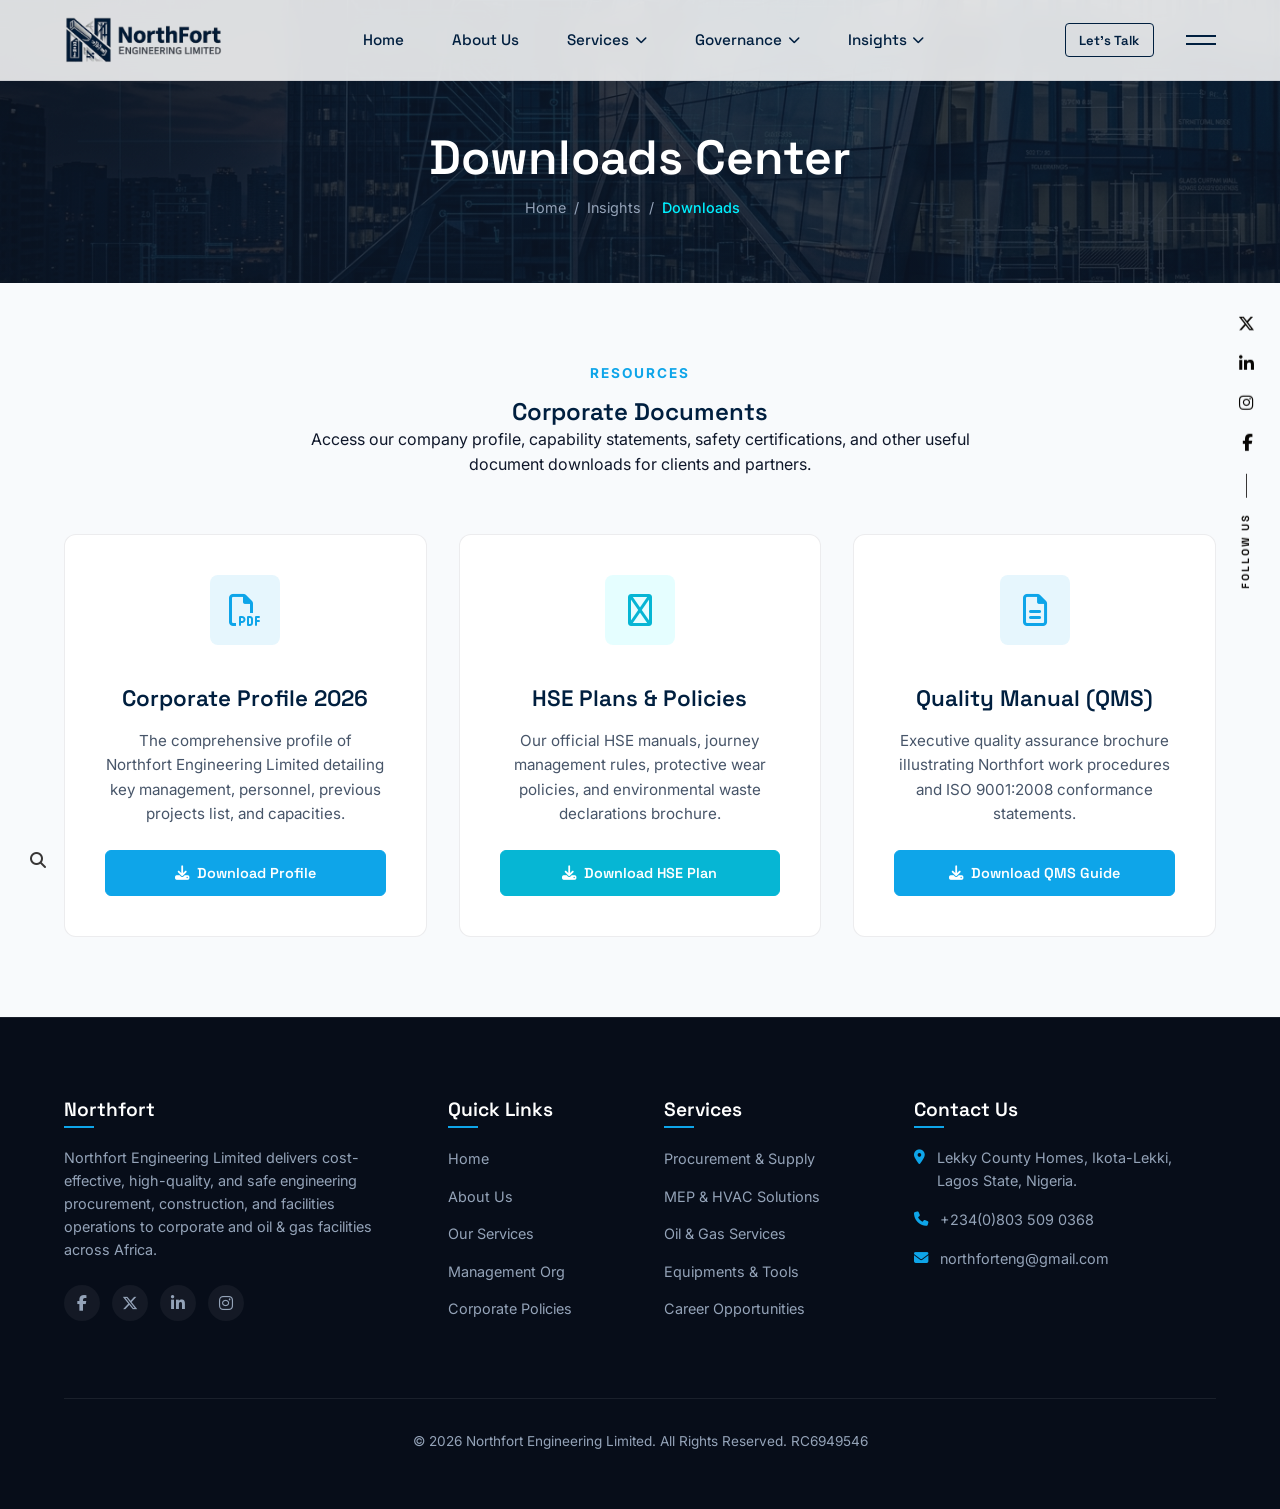
<file: downloads.html>
<!DOCTYPE html>
<html lang="en">

<head>
  <meta charset="UTF-8">
  <meta name="viewport" content="width=device-width, initial-scale=1.0">
  <title>Resources & Downloads | Northfort Engineering Limited</title>
  <meta name="description"
    content="Download official resources from Northfort. Access our corporate company profile, health safety guidelines, and QA certificates.">
  <link rel="stylesheet" href="https://cdnjs.cloudflare.com/ajax/libs/font-awesome/6.5.2/css/all.min.css">
  <link rel="stylesheet" href="css/style.css">
</head>

<body>

  <!-- Sticky Header -->
  <header id="site-header">
    <div class="container">
      <div class="header-wrap">
        <a href="index.html" class="branding">
          <img src="assets/logo.png" alt="Northfort Engineering Limited" class="logo-img">
        </a>

        <nav class="nav-menu">
          <ul class="main-nav">
            <li class="nav-item"><a href="index.html" class="nav-link">Home</a></li>
            <li class="nav-item"><a href="about.html" class="nav-link">About Us</a></li>
            <li class="nav-item">
              <a href="services.html" class="nav-link">Services <i class="fa-solid fa-chevron-down"></i></a>
              <ul class="sub-menu">
                <li class="sub-menu-item"><a href="services.html">Core Services</a></li>
                <li class="sub-menu-item"><a href="procurement.html">Procurement & Supply</a></li>
                <li class="sub-menu-item"><a href="mep-solutions.html">Engineering & MEP Solutions</a></li>
                <li class="sub-menu-item"><a href="oil-gas.html">Oil & Gas Services</a></li>
              </ul>
            </li>
            <li class="nav-item">
              <a href="#" class="nav-link">Governance <i class="fa-solid fa-chevron-down"></i></a>
              <ul class="sub-menu">
                <li class="sub-menu-item"><a href="management.html">Management & Organogram</a></li>
                <li class="sub-menu-item"><a href="corporate-policies.html">Corporate Policies</a></li>
                <li class="sub-menu-item"><a href="capacities.html">Capacities & Equipment</a></li>
              </ul>
            </li>
            <li class="nav-item">
              <a href="#" class="nav-link active">Insights <i class="fa-solid fa-chevron-down"></i></a>
              <ul class="sub-menu">
                <li class="sub-menu-item"><a href="news.html">News & Happenings</a></li>
                <li class="sub-menu-item"><a href="career.html">Career</a></li>
                <li class="sub-menu-item"><a href="downloads.html">Downloads</a></li>
              </ul>
            </li>
          </ul>
        </nav>

        <div class="header-actions">
          <a href="contact.html" class="btn btn-outline">Let's Talk</a>
          <div class="hamburger" id="hamburger-trigger">
            <span></span>
            <span></span>
          </div>
        </div>
      </div>
    </div>
  </header>
  <!-- Full-screen Search Overlay -->
  <div id="search-overlay" class="search-overlay">
    <button class="close-btn" id="close-search"><i class="fa-solid fa-xmark"></i></button>
    <div class="search-overlay-container container">
      <div class="search-form-wrap">
        <input type="text" id="search-input" placeholder="Type to search Northfort..." autocomplete="off">
        <div class="search-line"></div>
      </div>
      <div id="search-results" class="search-results-list"></div>
    </div>
  </div>

  <div id="search-results" class="search-results-list"></div>
  </div>
  </div>
  <!-- Full-screen Overlay Menu -->
  <div id="overlay-menu" class="overlay-menu">
    <div class="overlay-container container">
      <div class="overlay-header">
        <button class="close-btn" id="close-overlay"><i class="fa-solid fa-xmark"></i></button>
      </div>
      <div class="overlay-content">
        <div class="overlay-nav-col">
          <ul class="overlay-nav">
            <li>
              <div class="overlay-nav-row">
                <span class="nav-num">01</span>
                <a href="index.html" class="overlay-nav-link ">Home</a>
              </div>
            </li>
            <li>
              <div class="overlay-nav-row">
                <span class="nav-num">02</span>
                <a href="about.html" class="overlay-nav-link ">About Us</a>
              </div>
            </li>
            <li class="overlay-dropdown">
              <div class="overlay-nav-row">
                <span class="nav-num">03</span>
                <a href="#" class="overlay-nav-link ">Services <i class="fa-solid fa-plus"></i></a>
              </div>
              <ul class="overlay-sub">
                <li><a href="services.html">Core Services</a></li>
                <li><a href="procurement.html">Procurement & Supply</a></li>
                <li><a href="mep-solutions.html">MEP & HVAC Solutions</a></li>
                <li><a href="oil-gas.html">Oil & Gas Services</a></li>
              </ul>
            </li>
            <li class="overlay-dropdown">
              <div class="overlay-nav-row">
                <span class="nav-num">04</span>
                <a href="#" class="overlay-nav-link ">Governance <i class="fa-solid fa-plus"></i></a>
              </div>
              <ul class="overlay-sub">
                <li><a href="management.html">Management & Organogram</a></li>
                <li><a href="corporate-policies.html">Corporate Policies</a></li>
                <li><a href="capacities.html">Capacities & Equipment</a></li>
              </ul>
            </li>
            <li class="overlay-dropdown">
              <div class="overlay-nav-row">
                <span class="nav-num">05</span>
                <a href="#" class="overlay-nav-link active">Insights <i class="fa-solid fa-plus"></i></a>
              </div>
              <ul class="overlay-sub">
                <li><a href="news.html">News & Happenings</a></li>
                <li><a href="career.html">Career</a></li>
                <li><a href="downloads.html">Downloads</a></li>
              </ul>
            </li>
          </ul>
        </div>

        <div class="overlay-info-col">
          <div class="info-block">
            <h4>Get In Touch</h4>
            <p>Lekky County Homes, Ikota-Lekki, Lagos State, Nigeria.</p>
          </div>
          <div class="info-block">
            <h4>Work Inquiries</h4>
            <p>northforteng@gmail.com</p>
            <p>Ph: +234(0)803 509 0368</p>
          </div>
          <div class="info-block">
            <h4>Join Our Team</h4>
            <p>northforteng@gmail.com</p>
          </div>
          <div class="info-socials">
            <a href="#" class="social-icon"><i class="fa-brands fa-facebook-f"></i></a>
            <a href="#" class="social-icon"><i class="fa-brands fa-instagram"></i></a>
            <a href="#" class="social-icon"><i class="fa-brands fa-linkedin-in"></i></a>
            <a href="#" class="social-icon"><i class="fa-brands fa-x-twitter"></i></a>
          </div>
        </div>
      </div>
    </div>
  </div>

  </div>

  </div>

  <!-- Page Header -->
  <div class="page-header">
    <!-- Floating Back Button -->
    <div class="floating-back-container" id="floating-back-trigger">
      <button class="floating-back-btn" aria-label="Go Back">
        <i class="fa-solid fa-arrow-left"></i>
      </button>
      <span class="back-text">Go back</span>
    </div>
    <div class="container">
      <h1>Downloads Center</h1>
      <ul class="breadcrumbs">
        <li><a href="index.html">Home</a></li>
        <li><a href="#">Insights</a></li>
        <li class="active">Downloads</li>
      </ul>
    </div>
  </div>

  <!-- Main Content -->
  <section class="page-content">
    <div class="container">
      <div class="section-title-wrap">
        <span class="section-subtitle">Resources</span>
        <h2>Corporate Documents</h2>
        <p>Access our company profile, capability statements, safety certifications, and other useful document downloads
          for clients and partners.</p>
      </div>

      <div class="services-grid">
        <!-- Document 1 -->
        <div class="service-card" style="text-align: center; align-items: center;">
          <div class="service-icon"
            style="width: 70px; height: 70px; font-size: 2rem; background-color: rgba(14, 165, 233, 0.1); color: var(--color-accent-blue);">
            <i class="fa-regular fa-file-pdf"></i></div>
          <h3 style="margin-top: 1rem;">Corporate Profile 2026</h3>
          <p>The comprehensive profile of Northfort Engineering Limited detailing key management, personnel, previous
            projects list, and capacities.</p>
          <a href="#" class="btn btn-primary" style="width: 100%;"><i class="fa-solid fa-download"></i> Download
            Profile</a>
        </div>

        <!-- Document 2 -->
        <div class="service-card" style="text-align: center; align-items: center;">
          <div class="service-icon"
            style="width: 70px; height: 70px; font-size: 2rem; background-color: rgba(0, 240, 255, 0.1); color: var(--color-accent-cyan);">
            <i class="fa-regular fa-file-shield"></i></div>
          <h3 style="margin-top: 1rem;">HSE Plans & Policies</h3>
          <p>Our official HSE manuals, journey management rules, protective wear policies, and environmental waste
            declarations brochure.</p>
          <a href="#" class="btn btn-primary"
            style="width: 100%; background-color: var(--color-accent-cyan); border-color: var(--color-accent-cyan);"><i
              class="fa-solid fa-download"></i> Download HSE Plan</a>
        </div>

        <!-- Document 3 -->
        <div class="service-card" style="text-align: center; align-items: center;">
          <div class="service-icon"
            style="width: 70px; height: 70px; font-size: 2rem; background-color: rgba(14, 165, 233, 0.1); color: var(--color-accent-blue);">
            <i class="fa-regular fa-file-lines"></i></div>
          <h3 style="margin-top: 1rem;">Quality Manual (QMS)</h3>
          <p>Executive quality assurance brochure illustrating Northfort work procedures and ISO 9001:2008 conformance
            statements.</p>
          <a href="#" class="btn btn-primary" style="width: 100%;"><i class="fa-solid fa-download"></i> Download QMS
            Guide</a>
        </div>
      </div>
    </div>
  </section>

  <!-- Footer -->
  <footer>
    <div class="container">
      <div class="footer-grid">
        <div class="footer-col footer-about">
          <h3>Northfort</h3>
          <p>Northfort Engineering Limited delivers cost-effective, high-quality, and safe engineering procurement,
            construction, and facilities operations to corporate and oil & gas facilities across Africa.</p>
          <div class="social-links">
            <a href="#" class="social-icon"><i class="fa-brands fa-facebook-f"></i></a>
            <a href="#" class="social-icon"><i class="fa-brands fa-x-twitter"></i></a>
            <a href="#" class="social-icon"><i class="fa-brands fa-linkedin-in"></i></a>
            <a href="#" class="social-icon"><i class="fa-brands fa-instagram"></i></a>
          </div>
        </div>

        <div class="footer-col">
          <h3>Quick Links</h3>
          <ul class="footer-links">
            <li><a href="index.html">Home</a></li>
            <li><a href="about.html">About Us</a></li>
            <li><a href="services.html">Our Services</a></li>
            <li><a href="management.html">Management Org</a></li>
            <li><a href="corporate-policies.html">Corporate Policies</a></li>
          </ul>
        </div>

        <div class="footer-col">
          <h3>Services</h3>
          <ul class="footer-links">
            <li><a href="procurement.html">Procurement & Supply</a></li>
            <li><a href="mep-solutions.html">MEP & HVAC Solutions</a></li>
            <li><a href="oil-gas.html">Oil & Gas Services</a></li>
            <li><a href="capacities.html">Equipments & Tools</a></li>
            <li><a href="career.html">Career Opportunities</a></li>
          </ul>
        </div>

        <div class="footer-col footer-contact">
          <h3>Contact Us</h3>
          <ul>
            <li>
              <i class="fa-solid fa-location-dot"></i>
              <span>Lekky County Homes, Ikota-Lekki, Lagos State, Nigeria.</span>
            </li>
            <li>
              <i class="fa-solid fa-phone"></i>
              <span>+234(0)803 509 0368</span>
            </li>
            <li>
              <i class="fa-solid fa-envelope"></i>
              <p><a href="mailto:northforteng@gmail.com">northforteng@gmail.com</a></p>
            </li>
          </ul>
        </div>
      </div>

      <div class="footer-bottom">
        <p>&copy; 2026 Northfort Engineering Limited. All Rights Reserved. RC6949546</p>
      </div>
    </div>
  </footer>

  <script src="js/main.js"></script>
  <!-- Sticky Side Socialbar (Oviswift Style) -->
  <div class="sticky-socialbar">
    <a href="#" class="social-link"><i class="fa-brands fa-x-twitter"></i></a>
    <a href="#" class="social-link"><i class="fa-brands fa-linkedin-in"></i></a>
    <a href="#" class="social-link"><i class="fa-brands fa-instagram"></i></a>
    <a href="#" class="social-link"><i class="fa-brands fa-facebook-f"></i></a>
    <div class="line"></div>
    <div class="text">Follow Us</div>
  </div>
  <!-- Floating Search Button (Oviswift Style) -->
  <button id="floating-search-trigger" class="floating-search-btn" aria-label="Search Site">
    <i class="fa-solid fa-magnifying-glass"></i>
  </button>


</body>

</html>
</file>
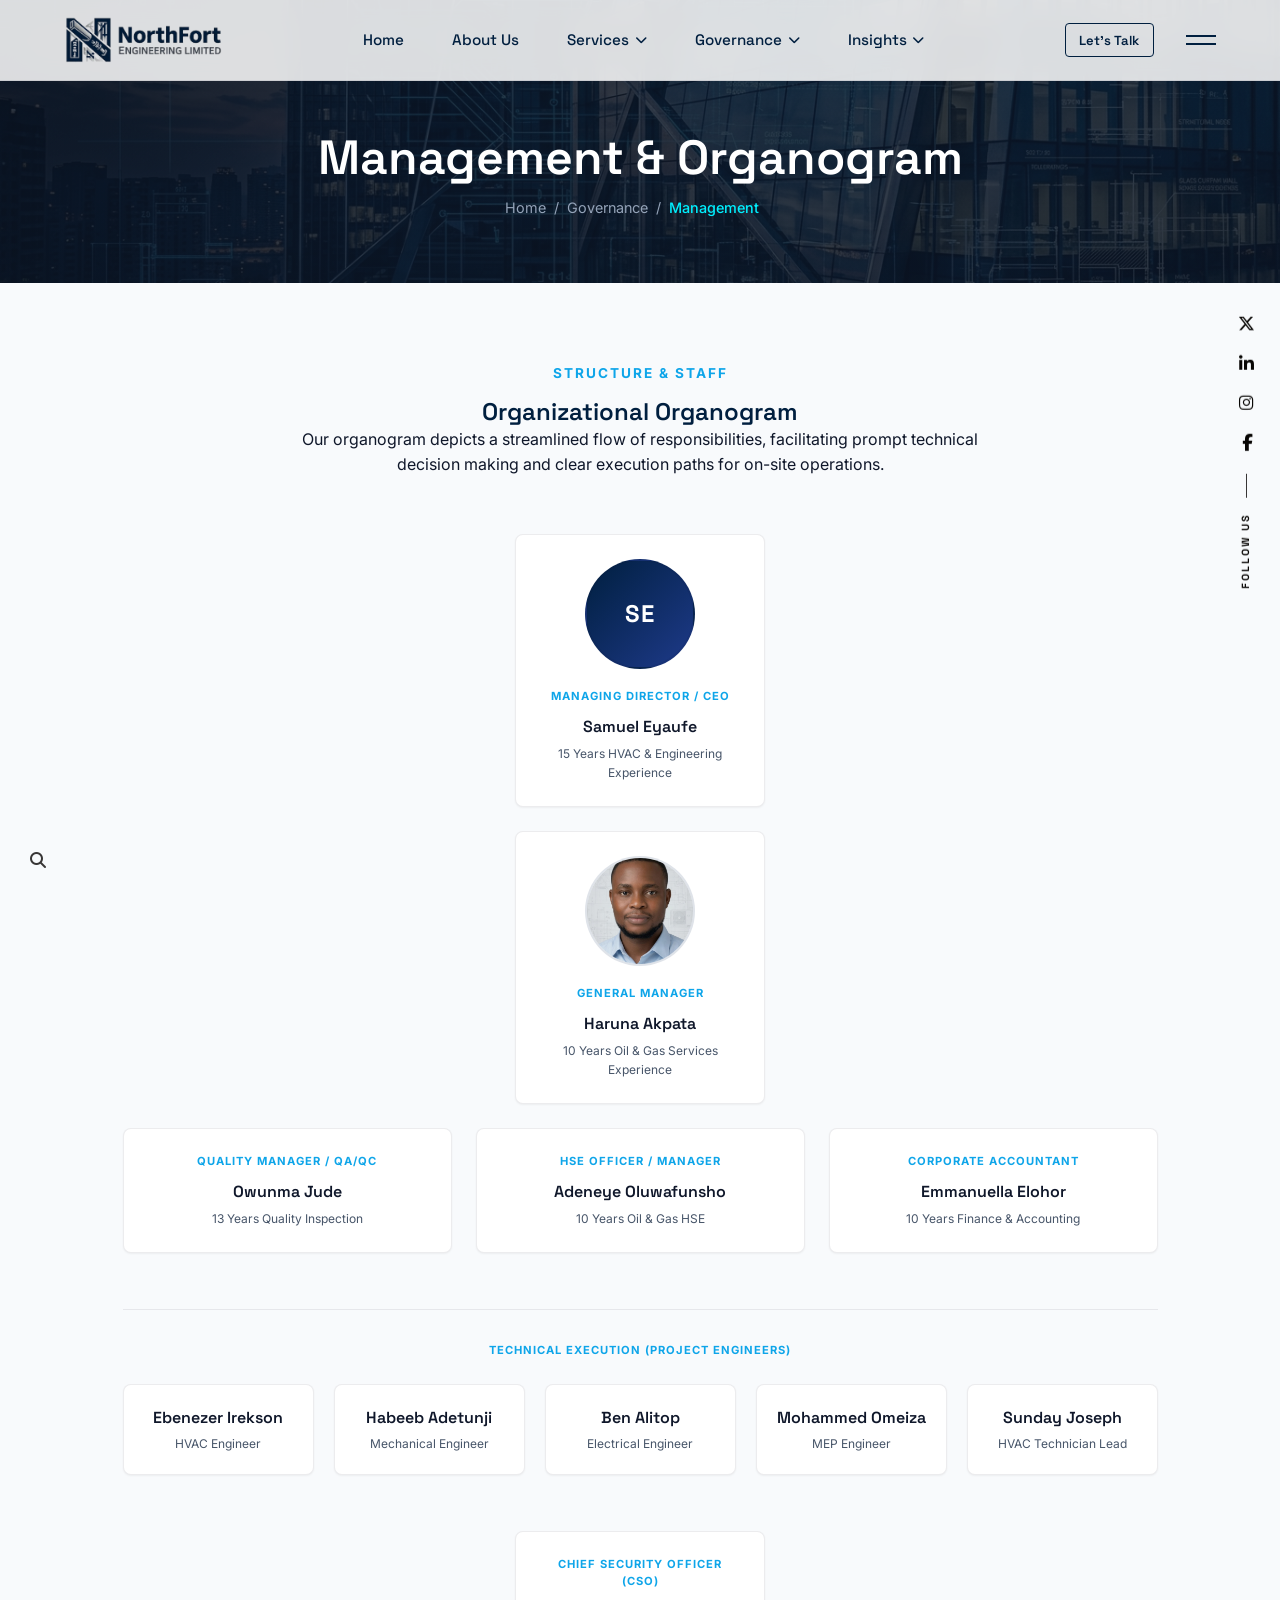
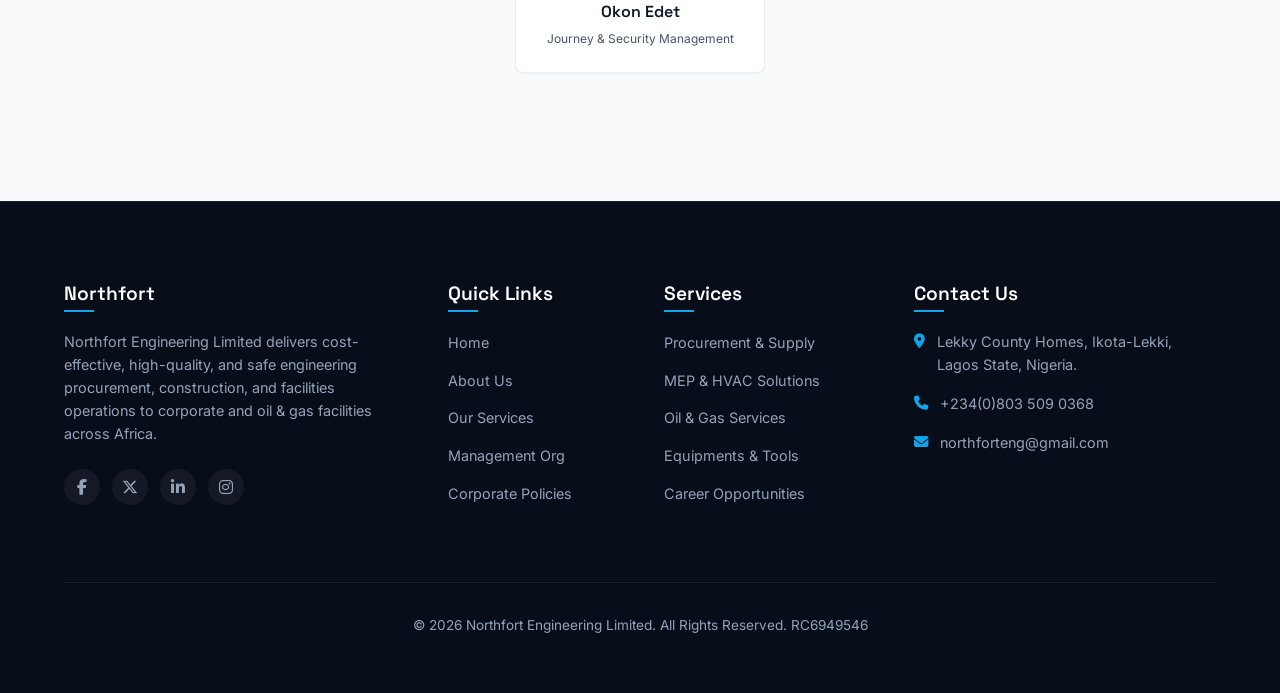
<file: management.html>
<!DOCTYPE html>
<html lang="en">

<head>
  <meta charset="UTF-8">
  <meta name="viewport" content="width=device-width, initial-scale=1.0">
  <title>Management & Organogram | Northfort Engineering Limited</title>
  <meta name="description"
    content="Meet the management team of Northfort Engineering Limited. Review our organizational chart and executive capabilities.">
  <link rel="stylesheet" href="https://cdnjs.cloudflare.com/ajax/libs/font-awesome/6.5.2/css/all.min.css">
  <link rel="stylesheet" href="css/style.css">
</head>

<body>

  <!-- Sticky Header -->
  <header id="site-header">
    <div class="container">
      <div class="header-wrap">
        <a href="index.html" class="branding">
          <img src="assets/logo.png" alt="Northfort Engineering Limited" class="logo-img">
        </a>

        <nav class="nav-menu">
          <ul class="main-nav">
            <li class="nav-item"><a href="index.html" class="nav-link">Home</a></li>
            <li class="nav-item"><a href="about.html" class="nav-link">About Us</a></li>
            <li class="nav-item">
              <a href="services.html" class="nav-link">Services <i class="fa-solid fa-chevron-down"></i></a>
              <ul class="sub-menu">
                <li class="sub-menu-item"><a href="services.html">Core Services</a></li>
                <li class="sub-menu-item"><a href="procurement.html">Procurement & Supply</a></li>
                <li class="sub-menu-item"><a href="mep-solutions.html">Engineering & MEP Solutions</a></li>
                <li class="sub-menu-item"><a href="oil-gas.html">Oil & Gas Services</a></li>
              </ul>
            </li>
            <li class="nav-item">
              <a href="#" class="nav-link active">Governance <i class="fa-solid fa-chevron-down"></i></a>
              <ul class="sub-menu">
                <li class="sub-menu-item"><a href="management.html">Management & Organogram</a></li>
                <li class="sub-menu-item"><a href="corporate-policies.html">Corporate Policies</a></li>
                <li class="sub-menu-item"><a href="capacities.html">Capacities & Equipment</a></li>
              </ul>
            </li>
            <li class="nav-item">
              <a href="#" class="nav-link">Insights <i class="fa-solid fa-chevron-down"></i></a>
              <ul class="sub-menu">
                <li class="sub-menu-item"><a href="news.html">News & Happenings</a></li>
                <li class="sub-menu-item"><a href="career.html">Career</a></li>
                <li class="sub-menu-item"><a href="downloads.html">Downloads</a></li>
              </ul>
            </li>
          </ul>
        </nav>

        <div class="header-actions">
          <a href="contact.html" class="btn btn-outline">Let's Talk</a>
          <div class="hamburger" id="hamburger-trigger">
            <span></span>
            <span></span>
          </div>
        </div>
      </div>
    </div>
  </header>
  <!-- Full-screen Search Overlay -->
  <div id="search-overlay" class="search-overlay">
    <button class="close-btn" id="close-search"><i class="fa-solid fa-xmark"></i></button>
    <div class="search-overlay-container container">
      <div class="search-form-wrap">
        <input type="text" id="search-input" placeholder="Type to search Northfort..." autocomplete="off">
        <div class="search-line"></div>
      </div>
      <div id="search-results" class="search-results-list"></div>
    </div>
  </div>

  <div id="search-results" class="search-results-list"></div>
  </div>
  </div>
  <!-- Full-screen Overlay Menu -->
  <div id="overlay-menu" class="overlay-menu">
    <div class="overlay-container container">
      <div class="overlay-header">
        <button class="close-btn" id="close-overlay"><i class="fa-solid fa-xmark"></i></button>
      </div>
      <div class="overlay-content">
        <div class="overlay-nav-col">
          <ul class="overlay-nav">
            <li>
              <div class="overlay-nav-row">
                <span class="nav-num">01</span>
                <a href="index.html" class="overlay-nav-link ">Home</a>
              </div>
            </li>
            <li>
              <div class="overlay-nav-row">
                <span class="nav-num">02</span>
                <a href="about.html" class="overlay-nav-link ">About Us</a>
              </div>
            </li>
            <li class="overlay-dropdown">
              <div class="overlay-nav-row">
                <span class="nav-num">03</span>
                <a href="#" class="overlay-nav-link ">Services <i class="fa-solid fa-plus"></i></a>
              </div>
              <ul class="overlay-sub">
                <li><a href="services.html">Core Services</a></li>
                <li><a href="procurement.html">Procurement & Supply</a></li>
                <li><a href="mep-solutions.html">MEP & HVAC Solutions</a></li>
                <li><a href="oil-gas.html">Oil & Gas Services</a></li>
              </ul>
            </li>
            <li class="overlay-dropdown">
              <div class="overlay-nav-row">
                <span class="nav-num">04</span>
                <a href="#" class="overlay-nav-link active">Governance <i class="fa-solid fa-plus"></i></a>
              </div>
              <ul class="overlay-sub">
                <li><a href="management.html">Management & Organogram</a></li>
                <li><a href="corporate-policies.html">Corporate Policies</a></li>
                <li><a href="capacities.html">Capacities & Equipment</a></li>
              </ul>
            </li>
            <li class="overlay-dropdown">
              <div class="overlay-nav-row">
                <span class="nav-num">05</span>
                <a href="#" class="overlay-nav-link ">Insights <i class="fa-solid fa-plus"></i></a>
              </div>
              <ul class="overlay-sub">
                <li><a href="news.html">News & Happenings</a></li>
                <li><a href="career.html">Career</a></li>
                <li><a href="downloads.html">Downloads</a></li>
              </ul>
            </li>
          </ul>
        </div>

        <div class="overlay-info-col">
          <div class="info-block">
            <h4>Get In Touch</h4>
            <p>Lekky County Homes, Ikota-Lekki, Lagos State, Nigeria.</p>
          </div>
          <div class="info-block">
            <h4>Work Inquiries</h4>
            <p>northforteng@gmail.com</p>
            <p>Ph: +234(0)803 509 0368</p>
          </div>
          <div class="info-block">
            <h4>Join Our Team</h4>
            <p>northforteng@gmail.com</p>
          </div>
          <div class="info-socials">
            <a href="#" class="social-icon"><i class="fa-brands fa-facebook-f"></i></a>
            <a href="#" class="social-icon"><i class="fa-brands fa-instagram"></i></a>
            <a href="#" class="social-icon"><i class="fa-brands fa-linkedin-in"></i></a>
            <a href="#" class="social-icon"><i class="fa-brands fa-x-twitter"></i></a>
          </div>
        </div>
      </div>
    </div>
  </div>

  </div>

  </div>

  <!-- Page Header -->
  <div class="page-header">
    <!-- Floating Back Button -->
    <div class="floating-back-container" id="floating-back-trigger">
      <button class="floating-back-btn" aria-label="Go Back">
        <i class="fa-solid fa-arrow-left"></i>
      </button>
      <span class="back-text">Go back</span>
    </div>
    <div class="container">
      <h1>Management & Organogram</h1>
      <ul class="breadcrumbs">
        <li><a href="index.html">Home</a></li>
        <li><a href="#">Governance</a></li>
        <li class="active">Management</li>
      </ul>
    </div>
  </div>

  <!-- Main Content -->
  <section class="page-content">
    <div class="container">
      <div class="section-title-wrap">
        <span class="section-subtitle">Structure & Staff</span>
        <h2>Organizational Organogram</h2>
        <p>Our organogram depicts a streamlined flow of responsibilities, facilitating prompt technical decision making
          and clear execution paths for on-site operations.</p>
      </div>

      <!-- Organogram tree layout -->
      <div class="organogram-wrapper">
        <div class="organogram-grid">
          <!-- Level 1 -->
          <div class="orgo-card orgo-ceo">
            <div class="orgo-card-image orgo-avatar-placeholder">
              <span>SE</span>
            </div>
            <div class="orgo-role">Managing Director / CEO</div>
            <div class="orgo-name">Samuel Eyaufe</div>
            <div class="orgo-exp">15 Years HVAC & Engineering Experience</div>
          </div>

          <!-- Level 2 -->
          <div class="orgo-card orgo-gm">
            <div class="orgo-card-image">
              <img src="assets/haruna.png" alt="Haruna Akpata">
            </div>
            <div class="orgo-role">General Manager</div>
            <div class="orgo-name">Haruna Akpata</div>
            <div class="orgo-exp">10 Years Oil & Gas Services Experience</div>
          </div>

          <!-- Level 3 -->
          <div class="orgo-card orgo-staff">
            <div class="orgo-role">Quality Manager / QA/QC</div>
            <div class="orgo-name">Owunma Jude</div>
            <div class="orgo-exp">13 Years Quality Inspection</div>
          </div>

          <div class="orgo-card orgo-staff">
            <div class="orgo-role">HSE Officer / Manager</div>
            <div class="orgo-name">Adeneye Oluwafunsho</div>
            <div class="orgo-exp">10 Years Oil & Gas HSE</div>
          </div>

          <div class="orgo-card orgo-staff">
            <div class="orgo-role">Corporate Accountant</div>
            <div class="orgo-name">Emmanuella Elohor</div>
            <div class="orgo-exp">10 Years Finance & Accounting</div>
          </div>

          <!-- Level 4: Project Engineers -->
          <div class="orgo-eng">
            <div class="orgo-role" style="margin-bottom: 1.5rem; text-align: center;">Technical Execution (Project
              Engineers)</div>
            <div class="engineers-list-grid">
              <div class="engineer-card">
                <div class="orgo-name">Ebenezer Irekson</div>
                <div class="orgo-exp">HVAC Engineer</div>
              </div>
              <div class="engineer-card">
                <div class="orgo-name">Habeeb Adetunji</div>
                <div class="orgo-exp">Mechanical Engineer</div>
              </div>
              <div class="engineer-card">
                <div class="orgo-name">Ben Alitop</div>
                <div class="orgo-exp">Electrical Engineer</div>
              </div>
              <div class="engineer-card">
                <div class="orgo-name">Mohammed Omeiza</div>
                <div class="orgo-exp">MEP Engineer</div>
              </div>
              <div class="engineer-card">
                <div class="orgo-name">Sunday Joseph</div>
                <div class="orgo-exp">HVAC Technician Lead</div>
              </div>
            </div>
          </div>

          <!-- Level 5: Security -->
          <div class="orgo-card orgo-cso">
            <div class="orgo-role">Chief Security Officer (CSO)</div>
            <div class="orgo-name">Okon Edet</div>
            <div class="orgo-exp">Journey & Security Management</div>
          </div>

        </div>
      </div>
    </div>
  </section>

  <!-- Footer -->
  <footer>
    <div class="container">
      <div class="footer-grid">
        <div class="footer-col footer-about">
          <h3>Northfort</h3>
          <p>Northfort Engineering Limited delivers cost-effective, high-quality, and safe engineering procurement,
            construction, and facilities operations to corporate and oil & gas facilities across Africa.</p>
          <div class="social-links">
            <a href="#" class="social-icon"><i class="fa-brands fa-facebook-f"></i></a>
            <a href="#" class="social-icon"><i class="fa-brands fa-x-twitter"></i></a>
            <a href="#" class="social-icon"><i class="fa-brands fa-linkedin-in"></i></a>
            <a href="#" class="social-icon"><i class="fa-brands fa-instagram"></i></a>
          </div>
        </div>

        <div class="footer-col">
          <h3>Quick Links</h3>
          <ul class="footer-links">
            <li><a href="index.html">Home</a></li>
            <li><a href="about.html">About Us</a></li>
            <li><a href="services.html">Our Services</a></li>
            <li><a href="management.html">Management Org</a></li>
            <li><a href="corporate-policies.html">Corporate Policies</a></li>
          </ul>
        </div>

        <div class="footer-col">
          <h3>Services</h3>
          <ul class="footer-links">
            <li><a href="procurement.html">Procurement & Supply</a></li>
            <li><a href="mep-solutions.html">MEP & HVAC Solutions</a></li>
            <li><a href="oil-gas.html">Oil & Gas Services</a></li>
            <li><a href="capacities.html">Equipments & Tools</a></li>
            <li><a href="career.html">Career Opportunities</a></li>
          </ul>
        </div>

        <div class="footer-col footer-contact">
          <h3>Contact Us</h3>
          <ul>
            <li>
              <i class="fa-solid fa-location-dot"></i>
              <span>Lekky County Homes, Ikota-Lekki, Lagos State, Nigeria.</span>
            </li>
            <li>
              <i class="fa-solid fa-phone"></i>
              <span>+234(0)803 509 0368</span>
            </li>
            <li>
              <i class="fa-solid fa-envelope"></i>
              <p><a href="mailto:northforteng@gmail.com">northforteng@gmail.com</a></p>
            </li>
          </ul>
        </div>
      </div>

      <div class="footer-bottom">
        <p>&copy; 2026 Northfort Engineering Limited. All Rights Reserved. RC6949546</p>
      </div>
    </div>
  </footer>

  <script src="js/main.js"></script>
  <!-- Sticky Side Socialbar (Oviswift Style) -->
  <div class="sticky-socialbar">
    <a href="#" class="social-link"><i class="fa-brands fa-x-twitter"></i></a>
    <a href="#" class="social-link"><i class="fa-brands fa-linkedin-in"></i></a>
    <a href="#" class="social-link"><i class="fa-brands fa-instagram"></i></a>
    <a href="#" class="social-link"><i class="fa-brands fa-facebook-f"></i></a>
    <div class="line"></div>
    <div class="text">Follow Us</div>
  </div>
  <!-- Floating Search Button (Oviswift Style) -->
  <button id="floating-search-trigger" class="floating-search-btn" aria-label="Search Site">
    <i class="fa-solid fa-magnifying-glass"></i>
  </button>


</body>

</html>
</file>
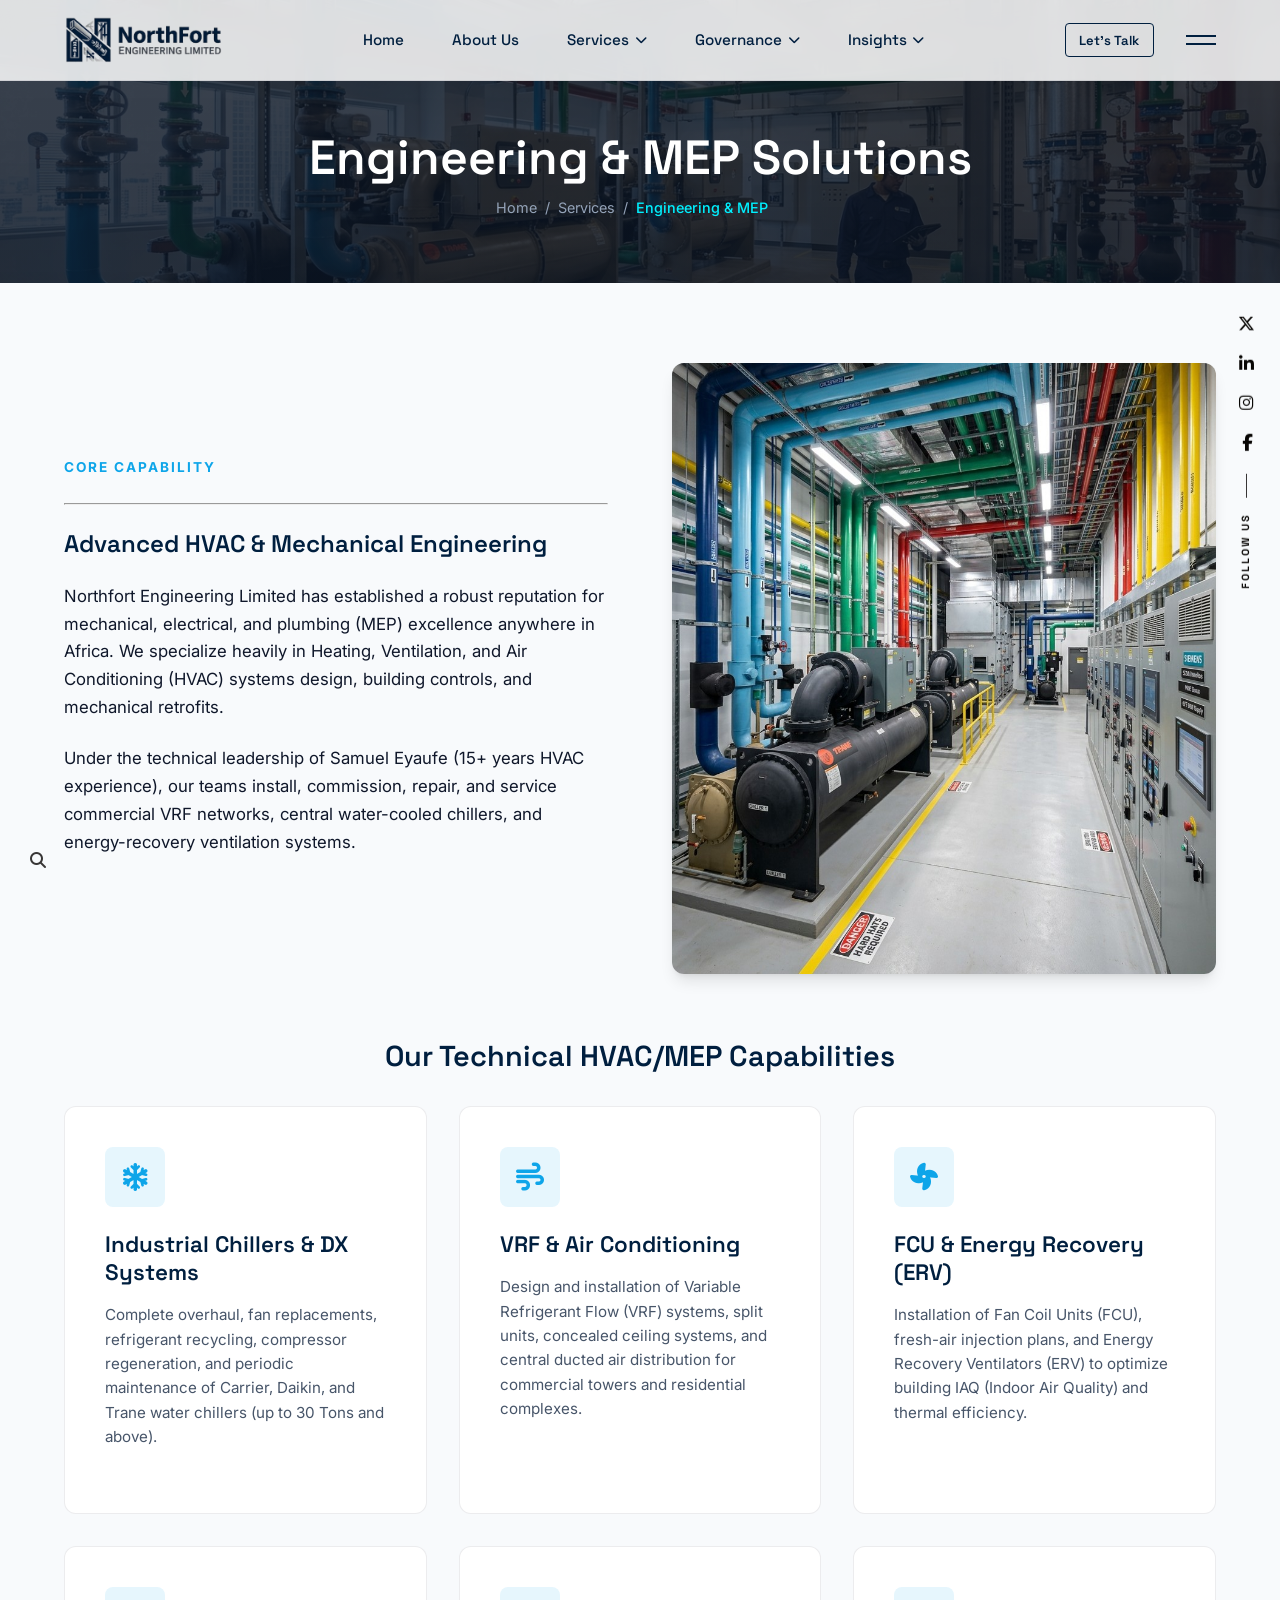
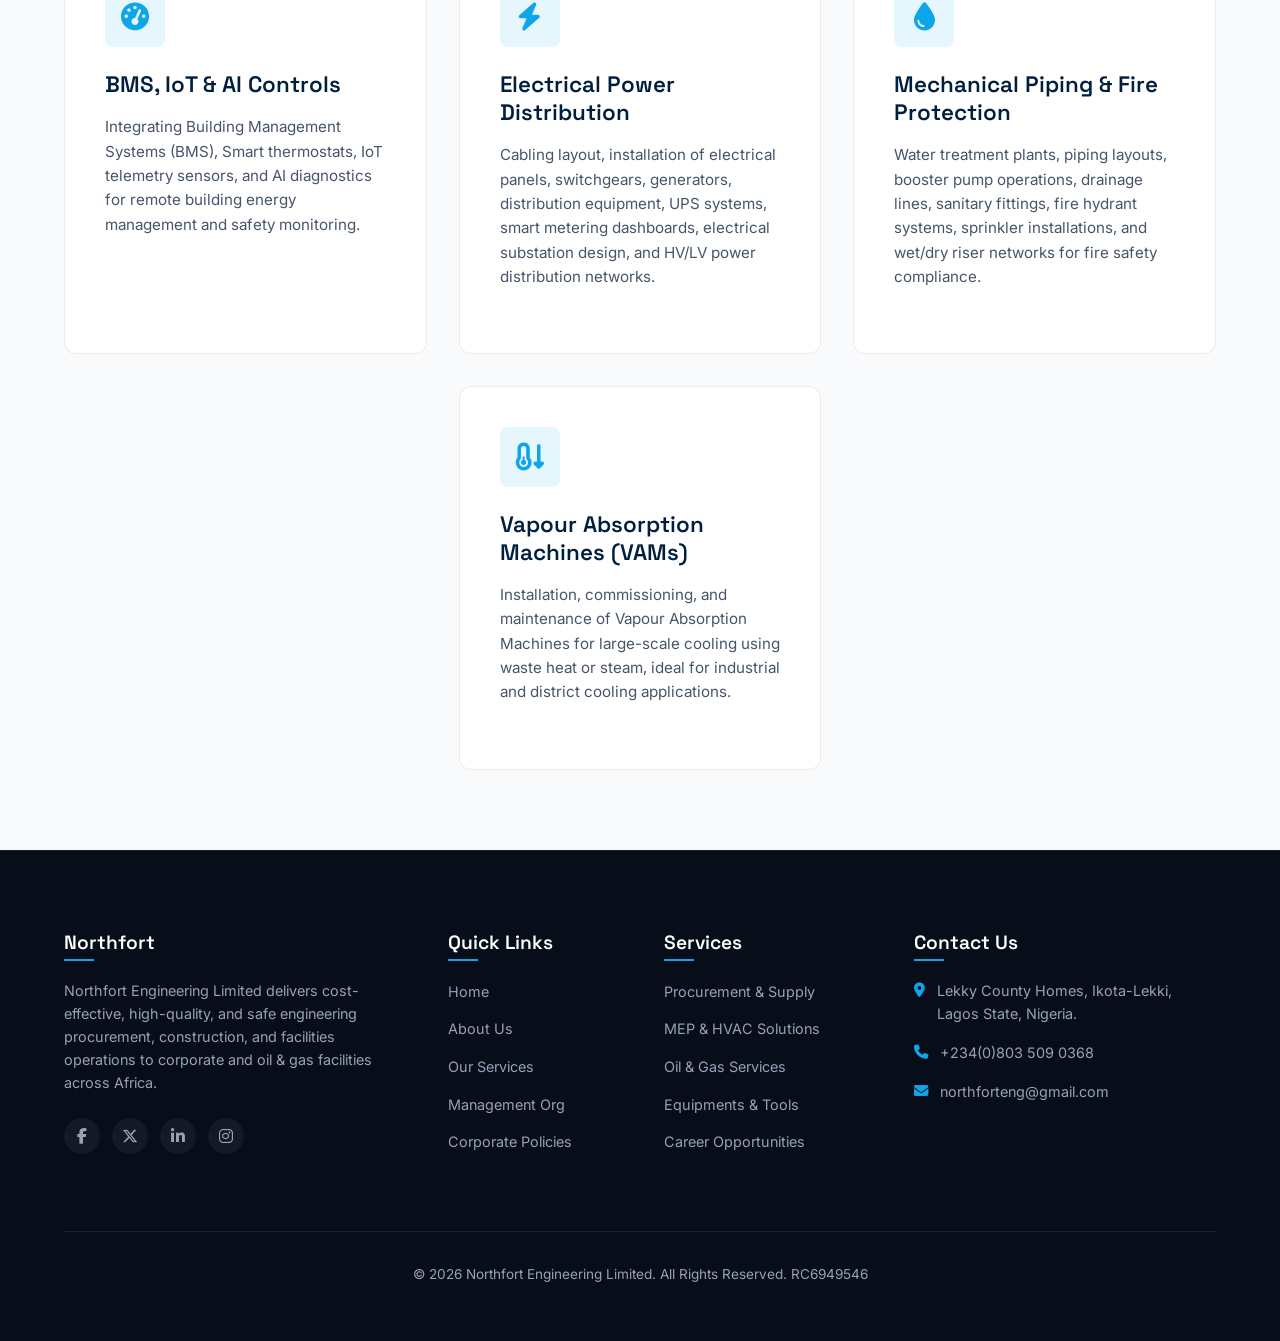
<file: mep-solutions.html>
<!DOCTYPE html>
<html lang="en">

<head>
  <meta charset="UTF-8">
  <meta name="viewport" content="width=device-width, initial-scale=1.0">
  <title>MEP & HVAC Solutions | Northfort Engineering Limited</title>
  <meta name="description"
    content="Commercial HVAC, industrial chillers, VRF systems, BMS, and general MEP services anywhere in Africa by Northfort. Conforms to ISO 9001 guidelines.">
  <link rel="stylesheet" href="https://cdnjs.cloudflare.com/ajax/libs/font-awesome/6.5.2/css/all.min.css">
  <link rel="stylesheet" href="css/style.css">
</head>

<body>

  <!-- Sticky Header -->
  <header id="site-header">
    <div class="container">
      <div class="header-wrap">
        <a href="index.html" class="branding">
          <img src="assets/logo.png" alt="Northfort Engineering Limited" class="logo-img">
        </a>

        <nav class="nav-menu">
          <ul class="main-nav">
            <li class="nav-item"><a href="index.html" class="nav-link">Home</a></li>
            <li class="nav-item"><a href="about.html" class="nav-link">About Us</a></li>
            <li class="nav-item">
              <a href="services.html" class="nav-link active">Services <i class="fa-solid fa-chevron-down"></i></a>
              <ul class="sub-menu">
                <li class="sub-menu-item"><a href="services.html">Core Services</a></li>
                <li class="sub-menu-item"><a href="procurement.html">Procurement & Supply</a></li>
                <li class="sub-menu-item"><a href="mep-solutions.html">Engineering & MEP Solutions</a></li>
                <li class="sub-menu-item"><a href="oil-gas.html">Oil & Gas Services</a></li>
              </ul>
            </li>
            <li class="nav-item">
              <a href="#" class="nav-link">Governance <i class="fa-solid fa-chevron-down"></i></a>
              <ul class="sub-menu">
                <li class="sub-menu-item"><a href="management.html">Management & Organogram</a></li>
                <li class="sub-menu-item"><a href="corporate-policies.html">Corporate Policies</a></li>
                <li class="sub-menu-item"><a href="capacities.html">Capacities & Equipment</a></li>
              </ul>
            </li>
            <li class="nav-item">
              <a href="#" class="nav-link">Insights <i class="fa-solid fa-chevron-down"></i></a>
              <ul class="sub-menu">
                <li class="sub-menu-item"><a href="news.html">News & Happenings</a></li>
                <li class="sub-menu-item"><a href="career.html">Career</a></li>
                <li class="sub-menu-item"><a href="downloads.html">Downloads</a></li>
              </ul>
            </li>
          </ul>
        </nav>

        <div class="header-actions">
          <a href="contact.html" class="btn btn-outline">Let's Talk</a>
          <div class="hamburger" id="hamburger-trigger">
            <span></span>
            <span></span>
          </div>
        </div>
      </div>
    </div>
  </header>
  <!-- Full-screen Search Overlay -->
  <div id="search-overlay" class="search-overlay">
    <button class="close-btn" id="close-search"><i class="fa-solid fa-xmark"></i></button>
    <div class="search-overlay-container container">
      <div class="search-form-wrap">
        <input type="text" id="search-input" placeholder="Type to search Northfort..." autocomplete="off">
        <div class="search-line"></div>
      </div>
      <div id="search-results" class="search-results-list"></div>
    </div>
  </div>

  <div id="search-results" class="search-results-list"></div>
  </div>
  </div>
  <!-- Full-screen Overlay Menu -->
  <div id="overlay-menu" class="overlay-menu">
    <div class="overlay-container container">
      <div class="overlay-header">
        <button class="close-btn" id="close-overlay"><i class="fa-solid fa-xmark"></i></button>
      </div>
      <div class="overlay-content">
        <div class="overlay-nav-col">
          <ul class="overlay-nav">
            <li>
              <div class="overlay-nav-row">
                <span class="nav-num">01</span>
                <a href="index.html" class="overlay-nav-link ">Home</a>
              </div>
            </li>
            <li>
              <div class="overlay-nav-row">
                <span class="nav-num">02</span>
                <a href="about.html" class="overlay-nav-link ">About Us</a>
              </div>
            </li>
            <li class="overlay-dropdown">
              <div class="overlay-nav-row">
                <span class="nav-num">03</span>
                <a href="#" class="overlay-nav-link active">Services <i class="fa-solid fa-plus"></i></a>
              </div>
              <ul class="overlay-sub">
                <li><a href="services.html">Core Services</a></li>
                <li><a href="procurement.html">Procurement & Supply</a></li>
                <li><a href="mep-solutions.html">MEP & HVAC Solutions</a></li>
                <li><a href="oil-gas.html">Oil & Gas Services</a></li>
              </ul>
            </li>
            <li class="overlay-dropdown">
              <div class="overlay-nav-row">
                <span class="nav-num">04</span>
                <a href="#" class="overlay-nav-link ">Governance <i class="fa-solid fa-plus"></i></a>
              </div>
              <ul class="overlay-sub">
                <li><a href="management.html">Management & Organogram</a></li>
                <li><a href="corporate-policies.html">Corporate Policies</a></li>
                <li><a href="capacities.html">Capacities & Equipment</a></li>
              </ul>
            </li>
            <li class="overlay-dropdown">
              <div class="overlay-nav-row">
                <span class="nav-num">05</span>
                <a href="#" class="overlay-nav-link ">Insights <i class="fa-solid fa-plus"></i></a>
              </div>
              <ul class="overlay-sub">
                <li><a href="news.html">News & Happenings</a></li>
                <li><a href="career.html">Career</a></li>
                <li><a href="downloads.html">Downloads</a></li>
              </ul>
            </li>
          </ul>
        </div>

        <div class="overlay-info-col">
          <div class="info-block">
            <h4>Get In Touch</h4>
            <p>Lekky County Homes, Ikota-Lekki, Lagos State, Nigeria.</p>
          </div>
          <div class="info-block">
            <h4>Work Inquiries</h4>
            <p>northforteng@gmail.com</p>
            <p>Ph: +234(0)803 509 0368</p>
          </div>
          <div class="info-block">
            <h4>Join Our Team</h4>
            <p>northforteng@gmail.com</p>
          </div>
          <div class="info-socials">
            <a href="#" class="social-icon"><i class="fa-brands fa-facebook-f"></i></a>
            <a href="#" class="social-icon"><i class="fa-brands fa-instagram"></i></a>
            <a href="#" class="social-icon"><i class="fa-brands fa-linkedin-in"></i></a>
            <a href="#" class="social-icon"><i class="fa-brands fa-x-twitter"></i></a>
          </div>
        </div>
      </div>
    </div>
  </div>

  </div>

  </div>

  <!-- Page Header -->
  <div class="page-header page-header-mep">
    <!-- Floating Back Button -->
    <div class="floating-back-container" id="floating-back-trigger">
      <button class="floating-back-btn" aria-label="Go Back">
        <i class="fa-solid fa-arrow-left"></i>
      </button>
      <span class="back-text">Go back</span>
    </div>
    <div class="container">
      <h1>Engineering & MEP Solutions</h1>
      <ul class="breadcrumbs">
        <li><a href="index.html">Home</a></li>
        <li><a href="services.html">Services</a></li>
        <li class="active">Engineering & MEP</li>
      </ul>
    </div>
  </div>

  <!-- Main Content -->
  <section class="page-content">
    <div class="container">
      <div class="about-grid">
        <div class="about-teaser-content">
          <span class="section-subtitle">Core Capability</span>
          <p>
            <hr>
          <p>
          <h2>Advanced HVAC & Mechanical Engineering</h2>
          <p>
          <p>Northfort Engineering Limited has established a robust reputation for mechanical, electrical, and plumbing
            (MEP) excellence anywhere in Africa. We specialize heavily in Heating, Ventilation, and Air Conditioning
            (HVAC) systems design, building controls, and mechanical retrofits.</p>
          <p>Under the technical leadership of Samuel Eyaufe (15+ years HVAC experience), our teams install, commission,
            repair, and service commercial VRF networks, central water-cooled chillers, and energy-recovery ventilation
            systems.</p>
        </div>
        <div class="about-teaser-img full-bleed">
          <img src="assets/sector_mep.jpg" alt="HVAC Equipment installation">
        </div>
      </div>

      <!-- Specific MEP Subservices -->
      <h3 style="font-size: 1.8rem; margin: 4rem 0 2rem; text-align: center;">Our Technical HVAC/MEP Capabilities</h3>

      <div class="services-grid">
        <!-- Chilled Water -->
        <div class="service-card">
          <div class="service-icon"><i class="fa-solid fa-snowflake"></i></div>
          <h3>Industrial Chillers & DX Systems</h3>
          <p>Complete overhaul, fan replacements, refrigerant recycling, compressor regeneration, and periodic
            maintenance of Carrier, Daikin, and Trane water chillers (up to 30 Tons and above).</p>
        </div>

        <!-- VRF -->
        <div class="service-card">
          <div class="service-icon"><i class="fa-solid fa-wind"></i></div>
          <h3>VRF & Air Conditioning</h3>
          <p>Design and installation of Variable Refrigerant Flow (VRF) systems, split units, concealed ceiling systems,
            and central ducted air distribution for commercial towers and residential complexes.</p>
        </div>

        <!-- Ventilation -->
        <div class="service-card">
          <div class="service-icon"><i class="fa-solid fa-fan"></i></div>
          <h3>FCU & Energy Recovery (ERV)</h3>
          <p>Installation of Fan Coil Units (FCU), fresh-air injection plans, and Energy Recovery Ventilators (ERV) to
            optimize building IAQ (Indoor Air Quality) and thermal efficiency.</p>
        </div>

        <!-- BMS / Smart controls -->
        <div class="service-card">
          <div class="service-icon"><i class="fa-solid fa-gauge-high"></i></div>
          <h3>BMS, IoT & AI Controls</h3>
          <p>Integrating Building Management Systems (BMS), Smart thermostats, IoT telemetry sensors, and AI diagnostics
            for remote building energy management and safety monitoring.</p>
        </div>

        <!-- Electrical -->
        <div class="service-card">
          <div class="service-icon"><i class="fa-solid fa-bolt"></i></div>
          <h3>Electrical Power Distribution</h3>
          <p>Cabling layout, installation of electrical panels, switchgears, generators, distribution equipment, UPS
            systems, smart metering dashboards, electrical substation design, and HV/LV power distribution networks.</p>
        </div>

        <!-- Mechanical Piping & Fire Protection -->
        <div class="service-card">
          <div class="service-icon"><i class="fa-solid fa-droplet"></i></div>
          <h3>Mechanical Piping &amp; Fire Protection</h3>
          <p>Water treatment plants, piping layouts, booster pump operations, drainage lines, sanitary fittings,
            fire hydrant systems, sprinkler installations, and wet/dry riser networks for fire safety compliance.</p>
        </div>

        <!-- VAM -->
        <div class="service-card">
          <div class="service-icon"><i class="fa-solid fa-temperature-arrow-down"></i></div>
          <h3>Vapour Absorption Machines (VAMs)</h3>
          <p>Installation, commissioning, and maintenance of Vapour Absorption Machines for large-scale cooling using waste heat or steam, ideal for industrial and district cooling applications.</p>
        </div>
      </div>
    </div>
  </section>

  <!-- Footer -->
  <footer>
    <div class="container">
      <div class="footer-grid">
        <div class="footer-col footer-about">
          <h3>Northfort</h3>
          <p>Northfort Engineering Limited delivers cost-effective, high-quality, and safe engineering procurement,
            construction, and facilities operations to corporate and oil & gas facilities across Africa.</p>
          <div class="social-links">
            <a href="#" class="social-icon"><i class="fa-brands fa-facebook-f"></i></a>
            <a href="#" class="social-icon"><i class="fa-brands fa-x-twitter"></i></a>
            <a href="#" class="social-icon"><i class="fa-brands fa-linkedin-in"></i></a>
            <a href="#" class="social-icon"><i class="fa-brands fa-instagram"></i></a>
          </div>
        </div>

        <div class="footer-col">
          <h3>Quick Links</h3>
          <ul class="footer-links">
            <li><a href="index.html">Home</a></li>
            <li><a href="about.html">About Us</a></li>
            <li><a href="services.html">Our Services</a></li>
            <li><a href="management.html">Management Org</a></li>
            <li><a href="corporate-policies.html">Corporate Policies</a></li>
          </ul>
        </div>

        <div class="footer-col">
          <h3>Services</h3>
          <ul class="footer-links">
            <li><a href="procurement.html">Procurement & Supply</a></li>
            <li><a href="mep-solutions.html">MEP & HVAC Solutions</a></li>
            <li><a href="oil-gas.html">Oil & Gas Services</a></li>
            <li><a href="capacities.html">Equipments & Tools</a></li>
            <li><a href="career.html">Career Opportunities</a></li>
          </ul>
        </div>

        <div class="footer-col footer-contact">
          <h3>Contact Us</h3>
          <ul>
            <li>
              <i class="fa-solid fa-location-dot"></i>
              <span>Lekky County Homes, Ikota-Lekki, Lagos State, Nigeria.</span>
            </li>
            <li>
              <i class="fa-solid fa-phone"></i>
              <span>+234(0)803 509 0368</span>
            </li>
            <li>
              <i class="fa-solid fa-envelope"></i>
              <p><a href="mailto:northforteng@gmail.com">northforteng@gmail.com</a></p>
            </li>
          </ul>
        </div>
      </div>

      <div class="footer-bottom">
        <p>&copy; 2026 Northfort Engineering Limited. All Rights Reserved. RC6949546</p>
      </div>
    </div>
  </footer>

  <script src="js/main.js"></script>
  <!-- Sticky Side Socialbar (Oviswift Style) -->
  <div class="sticky-socialbar">
    <a href="#" class="social-link"><i class="fa-brands fa-x-twitter"></i></a>
    <a href="#" class="social-link"><i class="fa-brands fa-linkedin-in"></i></a>
    <a href="#" class="social-link"><i class="fa-brands fa-instagram"></i></a>
    <a href="#" class="social-link"><i class="fa-brands fa-facebook-f"></i></a>
    <div class="line"></div>
    <div class="text">Follow Us</div>
  </div>
  <!-- Floating Search Button (Oviswift Style) -->
  <button id="floating-search-trigger" class="floating-search-btn" aria-label="Search Site">
    <i class="fa-solid fa-magnifying-glass"></i>
  </button>


</body>

</html>
</file>
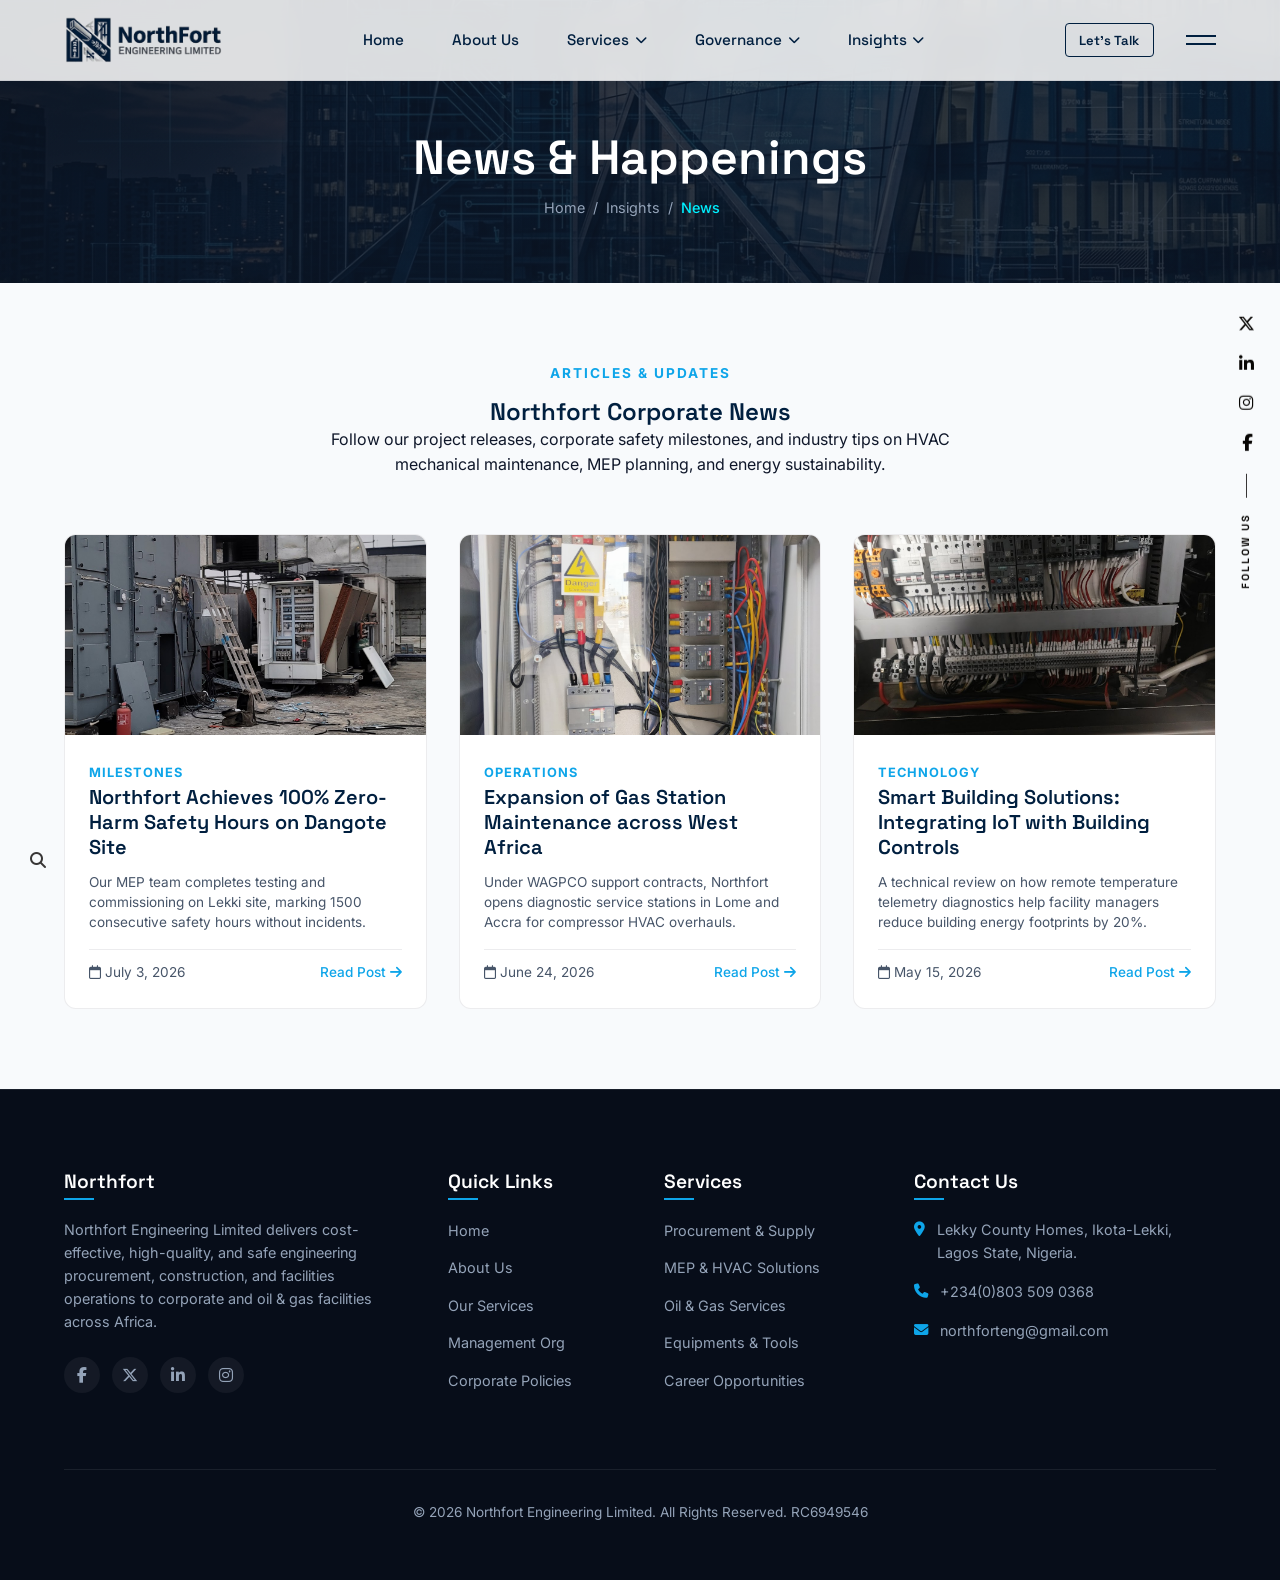
<file: news.html>
<!DOCTYPE html>
<html lang="en">

<head>
  <meta charset="UTF-8">
  <meta name="viewport" content="width=device-width, initial-scale=1.0">
  <title>News & Insights | Northfort Engineering Limited</title>
  <meta name="description"
    content="Stay up to date with engineering breakthroughs, corporate announcements, and HVAC insights from Northfort Engineering Limited.">
  <link rel="stylesheet" href="https://cdnjs.cloudflare.com/ajax/libs/font-awesome/6.5.2/css/all.min.css">
  <link rel="stylesheet" href="css/style.css">
</head>

<body>

  <!-- Sticky Header -->
  <header id="site-header">
    <div class="container">
      <div class="header-wrap">
        <a href="index.html" class="branding">
          <img src="assets/logo.png" alt="Northfort Engineering Limited" class="logo-img">
        </a>

        <nav class="nav-menu">
          <ul class="main-nav">
            <li class="nav-item"><a href="index.html" class="nav-link">Home</a></li>
            <li class="nav-item"><a href="about.html" class="nav-link">About Us</a></li>
            <li class="nav-item">
              <a href="services.html" class="nav-link">Services <i class="fa-solid fa-chevron-down"></i></a>
              <ul class="sub-menu">
                <li class="sub-menu-item"><a href="services.html">Core Services</a></li>
                <li class="sub-menu-item"><a href="procurement.html">Procurement & Supply</a></li>
                <li class="sub-menu-item"><a href="mep-solutions.html">Engineering & MEP Solutions</a></li>
                <li class="sub-menu-item"><a href="oil-gas.html">Oil & Gas Services</a></li>
              </ul>
            </li>
            <li class="nav-item">
              <a href="#" class="nav-link">Governance <i class="fa-solid fa-chevron-down"></i></a>
              <ul class="sub-menu">
                <li class="sub-menu-item"><a href="management.html">Management & Organogram</a></li>
                <li class="sub-menu-item"><a href="corporate-policies.html">Corporate Policies</a></li>
                <li class="sub-menu-item"><a href="capacities.html">Capacities & Equipment</a></li>
              </ul>
            </li>
            <li class="nav-item">
              <a href="#" class="nav-link active">Insights <i class="fa-solid fa-chevron-down"></i></a>
              <ul class="sub-menu">
                <li class="sub-menu-item"><a href="news.html">News & Happenings</a></li>
                <li class="sub-menu-item"><a href="career.html">Career</a></li>
                <li class="sub-menu-item"><a href="downloads.html">Downloads</a></li>
              </ul>
            </li>
          </ul>
        </nav>

        <div class="header-actions">
          <a href="contact.html" class="btn btn-outline">Let's Talk</a>
          <div class="hamburger" id="hamburger-trigger">
            <span></span>
            <span></span>
          </div>
        </div>
      </div>
    </div>
  </header>
  <!-- Full-screen Search Overlay -->
  <div id="search-overlay" class="search-overlay">
    <button class="close-btn" id="close-search"><i class="fa-solid fa-xmark"></i></button>
    <div class="search-overlay-container container">
      <div class="search-form-wrap">
        <input type="text" id="search-input" placeholder="Type to search Northfort..." autocomplete="off">
        <div class="search-line"></div>
      </div>
      <div id="search-results" class="search-results-list"></div>
    </div>
  </div>

  <div id="search-results" class="search-results-list"></div>
  </div>
  </div>
  <!-- Full-screen Overlay Menu -->
  <div id="overlay-menu" class="overlay-menu">
    <div class="overlay-container container">
      <div class="overlay-header">
        <button class="close-btn" id="close-overlay"><i class="fa-solid fa-xmark"></i></button>
      </div>
      <div class="overlay-content">
        <div class="overlay-nav-col">
          <ul class="overlay-nav">
            <li>
              <div class="overlay-nav-row">
                <span class="nav-num">01</span>
                <a href="index.html" class="overlay-nav-link ">Home</a>
              </div>
            </li>
            <li>
              <div class="overlay-nav-row">
                <span class="nav-num">02</span>
                <a href="about.html" class="overlay-nav-link ">About Us</a>
              </div>
            </li>
            <li class="overlay-dropdown">
              <div class="overlay-nav-row">
                <span class="nav-num">03</span>
                <a href="#" class="overlay-nav-link ">Services <i class="fa-solid fa-plus"></i></a>
              </div>
              <ul class="overlay-sub">
                <li><a href="services.html">Core Services</a></li>
                <li><a href="procurement.html">Procurement & Supply</a></li>
                <li><a href="mep-solutions.html">MEP & HVAC Solutions</a></li>
                <li><a href="oil-gas.html">Oil & Gas Services</a></li>
              </ul>
            </li>
            <li class="overlay-dropdown">
              <div class="overlay-nav-row">
                <span class="nav-num">04</span>
                <a href="#" class="overlay-nav-link ">Governance <i class="fa-solid fa-plus"></i></a>
              </div>
              <ul class="overlay-sub">
                <li><a href="management.html">Management & Organogram</a></li>
                <li><a href="corporate-policies.html">Corporate Policies</a></li>
                <li><a href="capacities.html">Capacities & Equipment</a></li>
              </ul>
            </li>
            <li class="overlay-dropdown">
              <div class="overlay-nav-row">
                <span class="nav-num">05</span>
                <a href="#" class="overlay-nav-link active">Insights <i class="fa-solid fa-plus"></i></a>
              </div>
              <ul class="overlay-sub">
                <li><a href="news.html">News & Happenings</a></li>
                <li><a href="career.html">Career</a></li>
                <li><a href="downloads.html">Downloads</a></li>
              </ul>
            </li>
          </ul>
        </div>

        <div class="overlay-info-col">
          <div class="info-block">
            <h4>Get In Touch</h4>
            <p>Lekky County Homes, Ikota-Lekki, Lagos State, Nigeria.</p>
          </div>
          <div class="info-block">
            <h4>Work Inquiries</h4>
            <p>northforteng@gmail.com</p>
            <p>Ph: +234(0)803 509 0368</p>
          </div>
          <div class="info-block">
            <h4>Join Our Team</h4>
            <p>northforteng@gmail.com</p>
          </div>
          <div class="info-socials">
            <a href="#" class="social-icon"><i class="fa-brands fa-facebook-f"></i></a>
            <a href="#" class="social-icon"><i class="fa-brands fa-instagram"></i></a>
            <a href="#" class="social-icon"><i class="fa-brands fa-linkedin-in"></i></a>
            <a href="#" class="social-icon"><i class="fa-brands fa-x-twitter"></i></a>
          </div>
        </div>
      </div>
    </div>
  </div>

  </div>

  </div>

  <!-- Page Header -->
  <div class="page-header">
    <!-- Floating Back Button -->
    <div class="floating-back-container" id="floating-back-trigger">
      <button class="floating-back-btn" aria-label="Go Back">
        <i class="fa-solid fa-arrow-left"></i>
      </button>
      <span class="back-text">Go back</span>
    </div>
    <div class="container">
      <h1>News & Happenings</h1>
      <ul class="breadcrumbs">
        <li><a href="index.html">Home</a></li>
        <li><a href="#">Insights</a></li>
        <li class="active">News</li>
      </ul>
    </div>
  </div>

  <!-- Main Content -->
  <section class="page-content">
    <div class="container">
      <div class="section-title-wrap">
        <span class="section-subtitle">Articles & Updates</span>
        <h2>Northfort Corporate News</h2>
        <p>Follow our project releases, corporate safety milestones, and industry tips on HVAC mechanical maintenance,
          MEP planning, and energy sustainability.</p>
      </div>

      <div class="projects-grid">
        <!-- Post 1 -->
        <div class="project-card">
          <div class="project-img-wrapper" style="height: 200px;">
            <img src="assets/company_img5.jpg" alt="HVAC installation update">
          </div>
          <div class="project-details">
            <span class="project-client">Milestones</span>
            <h3 class="project-title" style="font-size: 1.25rem;"><a href="#">Northfort Achieves 100% Zero-Harm Safety
                Hours on Dangote Site</a></h3>
            <p style="font-size: 0.85rem; color: var(--color-text-muted-dark); line-height: 1.5; margin-bottom: 1rem;">
              Our MEP team completes testing and commissioning on Lekki site, marking 1500 consecutive safety hours
              without incidents.</p>
            <div class="project-meta">
              <span><i class="fa-regular fa-calendar"></i> July 3, 2026</span>
              <span style="color: var(--color-accent-blue); font-weight: 500;">Read Post <i
                  class="fa-solid fa-arrow-right"></i></span>
            </div>
          </div>
        </div>

        <!-- Post 2 -->
        <div class="project-card">
          <div class="project-img-wrapper" style="height: 200px;">
            <img src="assets/company_img20.jpg" alt="Gas compressor maintenance">
          </div>
          <div class="project-details">
            <span class="project-client">Operations</span>
            <h3 class="project-title" style="font-size: 1.25rem;"><a href="#">Expansion of Gas Station Maintenance
                across West Africa</a></h3>
            <p style="font-size: 0.85rem; color: var(--color-text-muted-dark); line-height: 1.5; margin-bottom: 1rem;">
              Under WAGPCO support contracts, Northfort opens diagnostic service stations in Lome and Accra for
              compressor HVAC overhauls.</p>
            <div class="project-meta">
              <span><i class="fa-regular fa-calendar"></i> June 24, 2026</span>
              <span style="color: var(--color-accent-blue); font-weight: 500;">Read Post <i
                  class="fa-solid fa-arrow-right"></i></span>
            </div>
          </div>
        </div>

        <!-- Post 3 -->
        <div class="project-card">
          <div class="project-img-wrapper" style="height: 200px;">
            <img src="assets/company_img3.jpg" alt="BMS software update">
          </div>
          <div class="project-details">
            <span class="project-client">Technology</span>
            <h3 class="project-title" style="font-size: 1.25rem;"><a href="#">Smart Building Solutions: Integrating IoT
                with Building Controls</a></h3>
            <p style="font-size: 0.85rem; color: var(--color-text-muted-dark); line-height: 1.5; margin-bottom: 1rem;">A
              technical review on how remote temperature telemetry diagnostics help facility managers reduce building
              energy footprints by 20%.</p>
            <div class="project-meta">
              <span><i class="fa-regular fa-calendar"></i> May 15, 2026</span>
              <span style="color: var(--color-accent-blue); font-weight: 500;">Read Post <i
                  class="fa-solid fa-arrow-right"></i></span>
            </div>
          </div>
        </div>
      </div>
    </div>
  </section>

  <!-- Footer -->
  <footer>
    <div class="container">
      <div class="footer-grid">
        <div class="footer-col footer-about">
          <h3>Northfort</h3>
          <p>Northfort Engineering Limited delivers cost-effective, high-quality, and safe engineering procurement,
            construction, and facilities operations to corporate and oil & gas facilities across Africa.</p>
          <div class="social-links">
            <a href="#" class="social-icon"><i class="fa-brands fa-facebook-f"></i></a>
            <a href="#" class="social-icon"><i class="fa-brands fa-x-twitter"></i></a>
            <a href="#" class="social-icon"><i class="fa-brands fa-linkedin-in"></i></a>
            <a href="#" class="social-icon"><i class="fa-brands fa-instagram"></i></a>
          </div>
        </div>

        <div class="footer-col">
          <h3>Quick Links</h3>
          <ul class="footer-links">
            <li><a href="index.html">Home</a></li>
            <li><a href="about.html">About Us</a></li>
            <li><a href="services.html">Our Services</a></li>
            <li><a href="management.html">Management Org</a></li>
            <li><a href="corporate-policies.html">Corporate Policies</a></li>
          </ul>
        </div>

        <div class="footer-col">
          <h3>Services</h3>
          <ul class="footer-links">
            <li><a href="procurement.html">Procurement & Supply</a></li>
            <li><a href="mep-solutions.html">MEP & HVAC Solutions</a></li>
            <li><a href="oil-gas.html">Oil & Gas Services</a></li>
            <li><a href="capacities.html">Equipments & Tools</a></li>
            <li><a href="career.html">Career Opportunities</a></li>
          </ul>
        </div>

        <div class="footer-col footer-contact">
          <h3>Contact Us</h3>
          <ul>
            <li>
              <i class="fa-solid fa-location-dot"></i>
              <span>Lekky County Homes, Ikota-Lekki, Lagos State, Nigeria.</span>
            </li>
            <li>
              <i class="fa-solid fa-phone"></i>
              <span>+234(0)803 509 0368</span>
            </li>
            <li>
              <i class="fa-solid fa-envelope"></i>
              <p><a href="mailto:northforteng@gmail.com">northforteng@gmail.com</a></p>
            </li>
          </ul>
        </div>
      </div>

      <div class="footer-bottom">
        <p>&copy; 2026 Northfort Engineering Limited. All Rights Reserved. RC6949546</p>
      </div>
    </div>
  </footer>

  <script src="js/main.js"></script>
  <!-- Sticky Side Socialbar (Oviswift Style) -->
  <div class="sticky-socialbar">
    <a href="#" class="social-link"><i class="fa-brands fa-x-twitter"></i></a>
    <a href="#" class="social-link"><i class="fa-brands fa-linkedin-in"></i></a>
    <a href="#" class="social-link"><i class="fa-brands fa-instagram"></i></a>
    <a href="#" class="social-link"><i class="fa-brands fa-facebook-f"></i></a>
    <div class="line"></div>
    <div class="text">Follow Us</div>
  </div>
  <!-- Floating Search Button (Oviswift Style) -->
  <button id="floating-search-trigger" class="floating-search-btn" aria-label="Search Site">
    <i class="fa-solid fa-magnifying-glass"></i>
  </button>


</body>

</html>
</file>
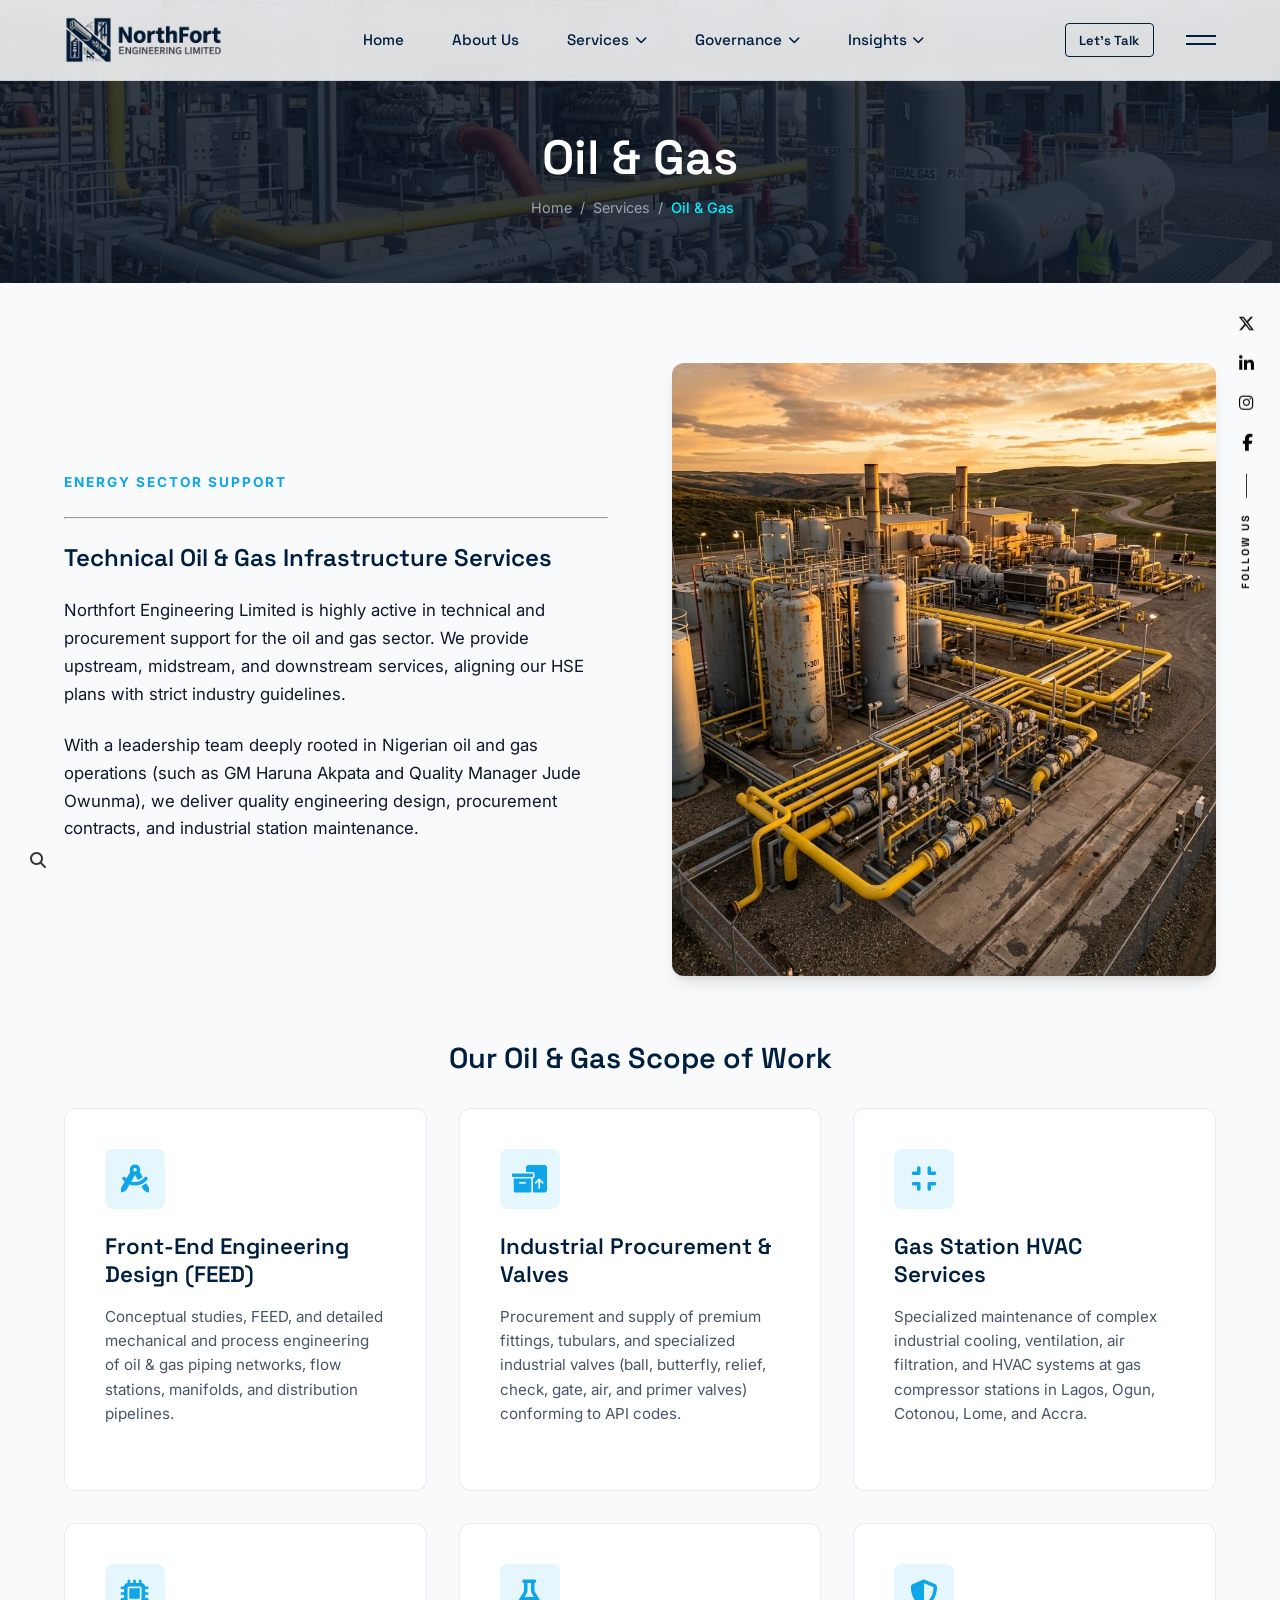
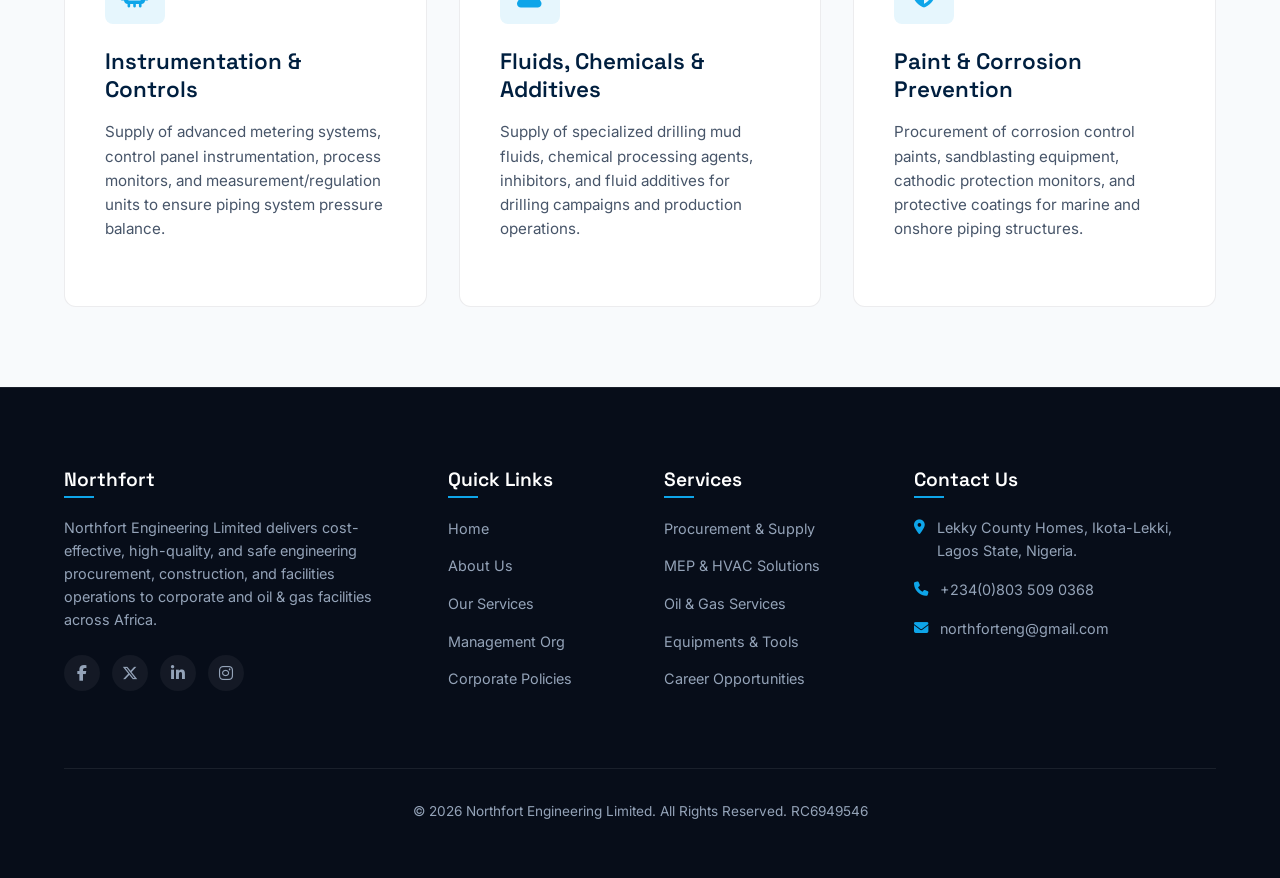
<file: oil-gas.html>
<!DOCTYPE html>
<html lang="en">

<head>
  <meta charset="UTF-8">
  <meta name="viewport" content="width=device-width, initial-scale=1.0">
  <title>Oil & Gas Services | Northfort Engineering Limited</title>
  <meta name="description"
    content="Oil & Gas technical services, FEED engineering, procurement of valves, piping fittings, and gas compressor station HVAC maintenance by Northfort.">
  <link rel="stylesheet" href="https://cdnjs.cloudflare.com/ajax/libs/font-awesome/6.5.2/css/all.min.css">
  <link rel="stylesheet" href="css/style.css">
</head>

<body>

  <!-- Sticky Header -->
  <header id="site-header">
    <div class="container">
      <div class="header-wrap">
        <a href="index.html" class="branding">
          <img src="assets/logo.png" alt="Northfort Engineering Limited" class="logo-img">
        </a>

        <nav class="nav-menu">
          <ul class="main-nav">
            <li class="nav-item"><a href="index.html" class="nav-link">Home</a></li>
            <li class="nav-item"><a href="about.html" class="nav-link">About Us</a></li>
            <li class="nav-item">
              <a href="services.html" class="nav-link active">Services <i class="fa-solid fa-chevron-down"></i></a>
              <ul class="sub-menu">
                <li class="sub-menu-item"><a href="services.html">Core Services</a></li>
                <li class="sub-menu-item"><a href="procurement.html">Procurement & Supply</a></li>
                <li class="sub-menu-item"><a href="mep-solutions.html">Engineering & MEP Solutions</a></li>
                <li class="sub-menu-item"><a href="oil-gas.html">Oil & Gas Services</a></li>
              </ul>
            </li>
            <li class="nav-item">
              <a href="#" class="nav-link">Governance <i class="fa-solid fa-chevron-down"></i></a>
              <ul class="sub-menu">
                <li class="sub-menu-item"><a href="management.html">Management & Organogram</a></li>
                <li class="sub-menu-item"><a href="corporate-policies.html">Corporate Policies</a></li>
                <li class="sub-menu-item"><a href="capacities.html">Capacities & Equipment</a></li>
              </ul>
            </li>
            <li class="nav-item">
              <a href="#" class="nav-link">Insights <i class="fa-solid fa-chevron-down"></i></a>
              <ul class="sub-menu">
                <li class="sub-menu-item"><a href="news.html">News & Happenings</a></li>
                <li class="sub-menu-item"><a href="career.html">Career</a></li>
                <li class="sub-menu-item"><a href="downloads.html">Downloads</a></li>
              </ul>
            </li>
          </ul>
        </nav>

        <div class="header-actions">
          <a href="contact.html" class="btn btn-outline">Let's Talk</a>
          <div class="hamburger" id="hamburger-trigger">
            <span></span>
            <span></span>
          </div>
        </div>
      </div>
    </div>
  </header>
  <!-- Full-screen Search Overlay -->
  <div id="search-overlay" class="search-overlay">
    <button class="close-btn" id="close-search"><i class="fa-solid fa-xmark"></i></button>
    <div class="search-overlay-container container">
      <div class="search-form-wrap">
        <input type="text" id="search-input" placeholder="Type to search Northfort..." autocomplete="off">
        <div class="search-line"></div>
      </div>
      <div id="search-results" class="search-results-list"></div>
    </div>
  </div>

  <div id="search-results" class="search-results-list"></div>
  </div>
  </div>
  <!-- Full-screen Overlay Menu -->
  <div id="overlay-menu" class="overlay-menu">
    <div class="overlay-container container">
      <div class="overlay-header">
        <button class="close-btn" id="close-overlay"><i class="fa-solid fa-xmark"></i></button>
      </div>
      <div class="overlay-content">
        <div class="overlay-nav-col">
          <ul class="overlay-nav">
            <li>
              <div class="overlay-nav-row">
                <span class="nav-num">01</span>
                <a href="index.html" class="overlay-nav-link ">Home</a>
              </div>
            </li>
            <li>
              <div class="overlay-nav-row">
                <span class="nav-num">02</span>
                <a href="about.html" class="overlay-nav-link ">About Us</a>
              </div>
            </li>
            <li class="overlay-dropdown">
              <div class="overlay-nav-row">
                <span class="nav-num">03</span>
                <a href="#" class="overlay-nav-link active">Services <i class="fa-solid fa-plus"></i></a>
              </div>
              <ul class="overlay-sub">
                <li><a href="services.html">Core Services</a></li>
                <li><a href="procurement.html">Procurement & Supply</a></li>
                <li><a href="mep-solutions.html">MEP & HVAC Solutions</a></li>
                <li><a href="oil-gas.html">Oil & Gas Services</a></li>
              </ul>
            </li>
            <li class="overlay-dropdown">
              <div class="overlay-nav-row">
                <span class="nav-num">04</span>
                <a href="#" class="overlay-nav-link ">Governance <i class="fa-solid fa-plus"></i></a>
              </div>
              <ul class="overlay-sub">
                <li><a href="management.html">Management & Organogram</a></li>
                <li><a href="corporate-policies.html">Corporate Policies</a></li>
                <li><a href="capacities.html">Capacities & Equipment</a></li>
              </ul>
            </li>
            <li class="overlay-dropdown">
              <div class="overlay-nav-row">
                <span class="nav-num">05</span>
                <a href="#" class="overlay-nav-link ">Insights <i class="fa-solid fa-plus"></i></a>
              </div>
              <ul class="overlay-sub">
                <li><a href="news.html">News & Happenings</a></li>
                <li><a href="career.html">Career</a></li>
                <li><a href="downloads.html">Downloads</a></li>
              </ul>
            </li>
          </ul>
        </div>

        <div class="overlay-info-col">
          <div class="info-block">
            <h4>Get In Touch</h4>
            <p>Lekky County Homes, Ikota-Lekki, Lagos State, Nigeria.</p>
          </div>
          <div class="info-block">
            <h4>Work Inquiries</h4>
            <p>northforteng@gmail.com</p>
            <p>Ph: +234(0)803 509 0368</p>
          </div>
          <div class="info-block">
            <h4>Join Our Team</h4>
            <p>northforteng@gmail.com</p>
          </div>
          <div class="info-socials">
            <a href="#" class="social-icon"><i class="fa-brands fa-facebook-f"></i></a>
            <a href="#" class="social-icon"><i class="fa-brands fa-instagram"></i></a>
            <a href="#" class="social-icon"><i class="fa-brands fa-linkedin-in"></i></a>
            <a href="#" class="social-icon"><i class="fa-brands fa-x-twitter"></i></a>
          </div>
        </div>
      </div>
    </div>
  </div>

  </div>

  </div>

  <!-- Page Header -->
  <div class="page-header page-header-oilgas">
    <!-- Floating Back Button -->
    <div class="floating-back-container" id="floating-back-trigger">
      <button class="floating-back-btn" aria-label="Go Back">
        <i class="fa-solid fa-arrow-left"></i>
      </button>
      <span class="back-text">Go back</span>
    </div>
    <div class="container">
      <h1>Oil & Gas </h1>
      <ul class="breadcrumbs">
        <li><a href="index.html">Home</a></li>
        <li><a href="services.html">Services</a></li>
        <li class="active">Oil & Gas</li>
      </ul>
    </div>
  </div>

  <!-- Main Content -->
  <section class="page-content">
    <div class="container">
      <div class="about-grid">
        <div class="about-teaser-content">
          <span class="section-subtitle">Energy Sector Support</span>
          <p>
            <hr>
          <p>
          <h2>Technical Oil & Gas Infrastructure Services</h2>
          <p>
          <p>Northfort Engineering Limited is highly active in technical and procurement support for the oil and gas
            sector. We provide upstream, midstream, and downstream services, aligning our HSE plans with strict industry
            guidelines.</p>
          <p>With a leadership team deeply rooted in Nigerian oil and gas operations (such as GM Haruna Akpata and
            Quality Manager Jude Owunma), we deliver quality engineering design, procurement contracts, and industrial
            station maintenance.</p>
        </div>
        <div class="about-teaser-img full-bleed">
          <img src="assets/sector_oilgas.jpg" alt="Oil & Gas Compressor Station">
        </div>
      </div>

      <!-- Oil & Gas Subsections -->
      <h3 style="font-size: 1.8rem; margin: 4rem 0 2rem; text-align: center;">Our Oil & Gas Scope of Work</h3>

      <div class="services-grid">
        <!-- Engineering -->
        <div class="service-card">
          <div class="service-icon"><i class="fa-solid fa-drafting-compass"></i></div>
          <h3>Front-End Engineering Design (FEED)</h3>
          <p>Conceptual studies, FEED, and detailed mechanical and process engineering of oil & gas piping networks,
            flow stations, manifolds, and distribution pipelines.</p>
        </div>

        <!-- Procurement -->
        <div class="service-card">
          <div class="service-icon"><i class="fa-solid fa-boxes-packing"></i></div>
          <h3>Industrial Procurement & Valves</h3>
          <p>Procurement and supply of premium fittings, tubulars, and specialized industrial valves (ball, butterfly,
            relief, check, gate, air, and primer valves) conforming to API codes.</p>
        </div>

        <!-- Compression Station Maintenance -->
        <div class="service-card">
          <div class="service-icon"><i class="fa-solid fa-compress"></i></div>
          <h3>Gas Station HVAC Services</h3>
          <p>Specialized maintenance of complex industrial cooling, ventilation, air filtration, and HVAC systems at gas
            compressor stations in Lagos, Ogun, Cotonou, Lome, and Accra.</p>
        </div>

        <!-- Instrumentation -->
        <div class="service-card">
          <div class="service-icon"><i class="fa-solid fa-microchip"></i></div>
          <h3>Instrumentation & Controls</h3>
          <p>Supply of advanced metering systems, control panel instrumentation, process monitors, and
            measurement/regulation units to ensure piping system pressure balance.</p>
        </div>

        <!-- Chemicals -->
        <div class="service-card">
          <div class="service-icon"><i class="fa-solid fa-flask"></i></div>
          <h3>Fluids, Chemicals & Additives</h3>
          <p>Supply of specialized drilling mud fluids, chemical processing agents, inhibitors, and fluid additives for
            drilling campaigns and production operations.</p>
        </div>

        <!-- Corrosion -->
        <div class="service-card">
          <div class="service-icon"><i class="fa-solid fa-shield-halved"></i></div>
          <h3>Paint & Corrosion Prevention</h3>
          <p>Procurement of corrosion control paints, sandblasting equipment, cathodic protection monitors, and
            protective coatings for marine and onshore piping structures.</p>
        </div>
      </div>
    </div>
  </section>

  <!-- Footer -->
  <footer>
    <div class="container">
      <div class="footer-grid">
        <div class="footer-col footer-about">
          <h3>Northfort</h3>
          <p>Northfort Engineering Limited delivers cost-effective, high-quality, and safe engineering procurement,
            construction, and facilities operations to corporate and oil & gas facilities across Africa.</p>
          <div class="social-links">
            <a href="#" class="social-icon"><i class="fa-brands fa-facebook-f"></i></a>
            <a href="#" class="social-icon"><i class="fa-brands fa-x-twitter"></i></a>
            <a href="#" class="social-icon"><i class="fa-brands fa-linkedin-in"></i></a>
            <a href="#" class="social-icon"><i class="fa-brands fa-instagram"></i></a>
          </div>
        </div>

        <div class="footer-col">
          <h3>Quick Links</h3>
          <ul class="footer-links">
            <li><a href="index.html">Home</a></li>
            <li><a href="about.html">About Us</a></li>
            <li><a href="services.html">Our Services</a></li>
            <li><a href="management.html">Management Org</a></li>
            <li><a href="corporate-policies.html">Corporate Policies</a></li>
          </ul>
        </div>

        <div class="footer-col">
          <h3>Services</h3>
          <ul class="footer-links">
            <li><a href="procurement.html">Procurement & Supply</a></li>
            <li><a href="mep-solutions.html">MEP & HVAC Solutions</a></li>
            <li><a href="oil-gas.html">Oil & Gas Services</a></li>
            <li><a href="capacities.html">Equipments & Tools</a></li>
            <li><a href="career.html">Career Opportunities</a></li>
          </ul>
        </div>

        <div class="footer-col footer-contact">
          <h3>Contact Us</h3>
          <ul>
            <li>
              <i class="fa-solid fa-location-dot"></i>
              <span>Lekky County Homes, Ikota-Lekki, Lagos State, Nigeria.</span>
            </li>
            <li>
              <i class="fa-solid fa-phone"></i>
              <span>+234(0)803 509 0368</span>
            </li>
            <li>
              <i class="fa-solid fa-envelope"></i>
              <p><a href="mailto:northforteng@gmail.com">northforteng@gmail.com</a></p>
            </li>
          </ul>
        </div>
      </div>

      <div class="footer-bottom">
        <p>&copy; 2026 Northfort Engineering Limited. All Rights Reserved. RC6949546</p>
      </div>
    </div>
  </footer>

  <script src="js/main.js"></script>
  <!-- Sticky Side Socialbar (Oviswift Style) -->
  <div class="sticky-socialbar">
    <a href="#" class="social-link"><i class="fa-brands fa-x-twitter"></i></a>
    <a href="#" class="social-link"><i class="fa-brands fa-linkedin-in"></i></a>
    <a href="#" class="social-link"><i class="fa-brands fa-instagram"></i></a>
    <a href="#" class="social-link"><i class="fa-brands fa-facebook-f"></i></a>
    <div class="line"></div>
    <div class="text">Follow Us</div>
  </div>
  <!-- Floating Search Button (Oviswift Style) -->
  <button id="floating-search-trigger" class="floating-search-btn" aria-label="Search Site">
    <i class="fa-solid fa-magnifying-glass"></i>
  </button>


</body>

</html>
</file>
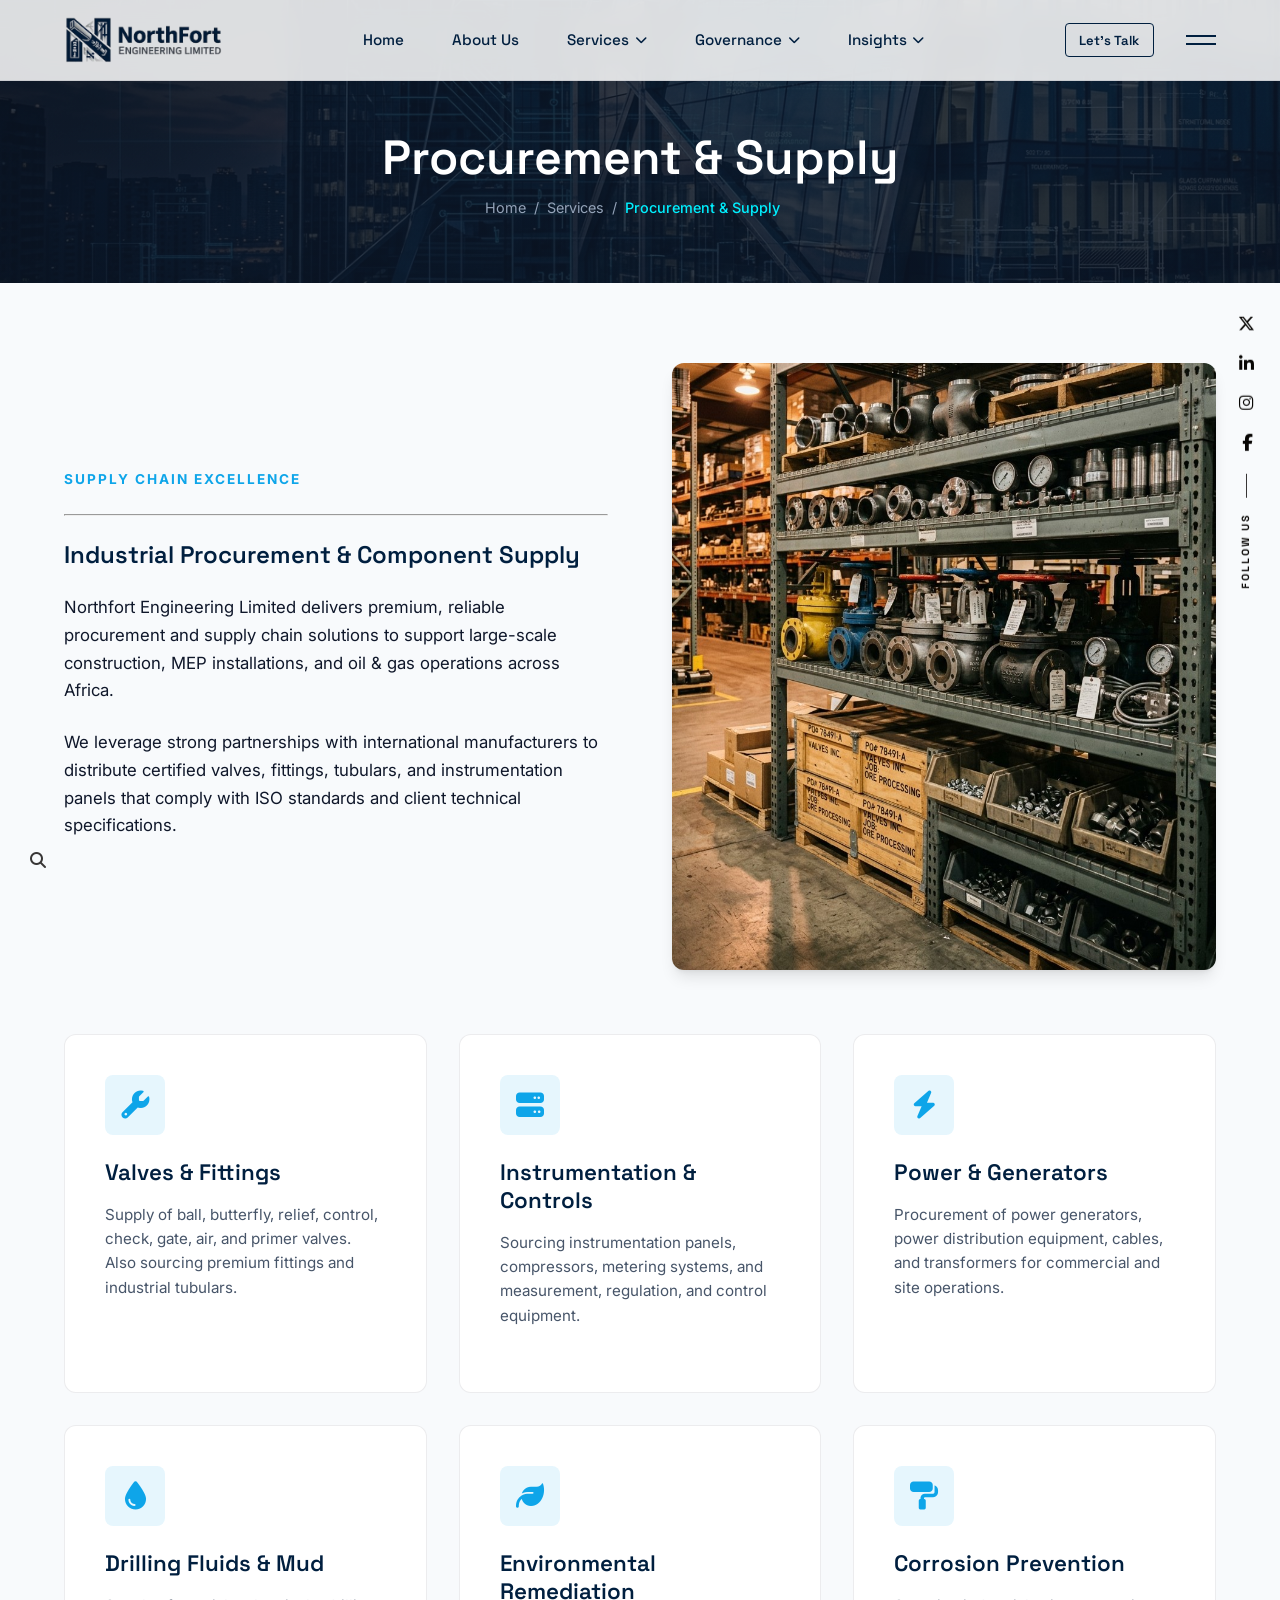
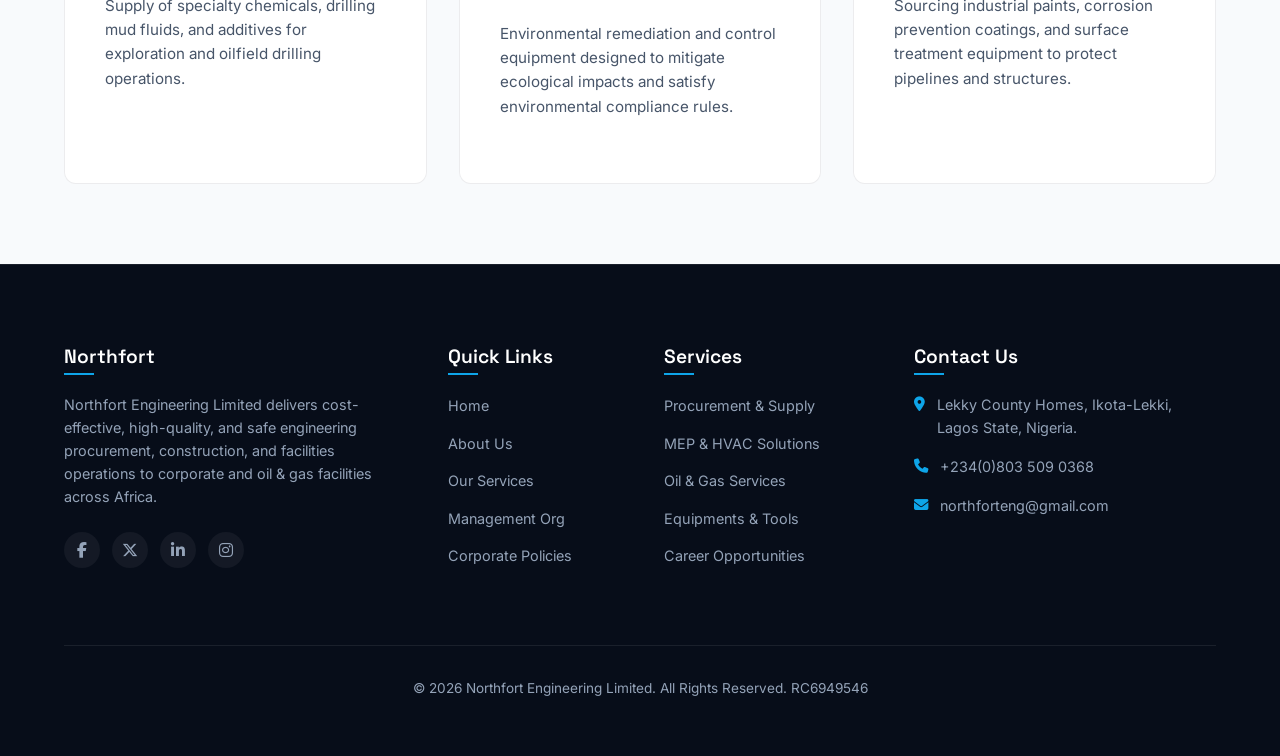
<file: procurement.html>
<!DOCTYPE html>
<html lang="en">

<head>
  <meta charset="UTF-8">
  <meta name="viewport" content="width=device-width, initial-scale=1.0">
  <title>Procurement & Supply | Northfort Engineering Limited</title>
  <meta name="description"
    content="Professional engineering and industrial component procurement and supply chain services by Northfort Engineering Limited.">
  <link rel="stylesheet" href="https://cdnjs.cloudflare.com/ajax/libs/font-awesome/6.5.2/css/all.min.css">
  <link rel="stylesheet" href="css/style.css">
</head>

<body>

  <!-- Sticky Header -->
  <header id="site-header">
    <div class="container">
      <div class="header-wrap">
        <a href="index.html" class="branding">
          <img src="assets/logo.png" alt="Northfort Engineering Limited" class="logo-img">
        </a>

        <nav class="nav-menu">
          <ul class="main-nav">
            <li class="nav-item"><a href="index.html" class="nav-link">Home</a></li>
            <li class="nav-item"><a href="about.html" class="nav-link">About Us</a></li>
            <li class="nav-item">
              <a href="services.html" class="nav-link active">Services <i class="fa-solid fa-chevron-down"></i></a>
              <ul class="sub-menu">
                <li class="sub-menu-item"><a href="services.html">Core Services</a></li>
                <li class="sub-menu-item"><a href="procurement.html">Procurement & Supply</a></li>
                <li class="sub-menu-item"><a href="mep-solutions.html">Engineering & MEP Solutions</a></li>
                <li class="sub-menu-item"><a href="oil-gas.html">Oil & Gas Services</a></li>
              </ul>
            </li>
            <li class="nav-item">
              <a href="#" class="nav-link">Governance <i class="fa-solid fa-chevron-down"></i></a>
              <ul class="sub-menu">
                <li class="sub-menu-item"><a href="management.html">Management & Organogram</a></li>
                <li class="sub-menu-item"><a href="corporate-policies.html">Corporate Policies</a></li>
                <li class="sub-menu-item"><a href="capacities.html">Capacities & Equipment</a></li>
              </ul>
            </li>
            <li class="nav-item">
              <a href="#" class="nav-link">Insights <i class="fa-solid fa-chevron-down"></i></a>
              <ul class="sub-menu">
                <li class="sub-menu-item"><a href="news.html">News & Happenings</a></li>
                <li class="sub-menu-item"><a href="career.html">Career</a></li>
                <li class="sub-menu-item"><a href="downloads.html">Downloads</a></li>
              </ul>
            </li>
          </ul>
        </nav>

        <div class="header-actions">
          <a href="contact.html" class="btn btn-outline">Let's Talk</a>
          <div class="hamburger" id="hamburger-trigger">
            <span></span>
            <span></span>
          </div>
        </div>
      </div>
    </div>
  </header>
  <!-- Full-screen Search Overlay -->
  <div id="search-overlay" class="search-overlay">
    <button class="close-btn" id="close-search"><i class="fa-solid fa-xmark"></i></button>
    <div class="search-overlay-container container">
      <div class="search-form-wrap">
        <input type="text" id="search-input" placeholder="Type to search Northfort..." autocomplete="off">
        <div class="search-line"></div>
      </div>
      <div id="search-results" class="search-results-list"></div>
    </div>
  </div>

  <div id="search-results" class="search-results-list"></div>
  </div>
  </div>
  <!-- Full-screen Overlay Menu -->
  <div id="overlay-menu" class="overlay-menu">
    <div class="overlay-container container">
      <div class="overlay-header">
        <button class="close-btn" id="close-overlay"><i class="fa-solid fa-xmark"></i></button>
      </div>
      <div class="overlay-content">
        <div class="overlay-nav-col">
          <ul class="overlay-nav">
            <li>
              <div class="overlay-nav-row">
                <span class="nav-num">01</span>
                <a href="index.html" class="overlay-nav-link ">Home</a>
              </div>
            </li>
            <li>
              <div class="overlay-nav-row">
                <span class="nav-num">02</span>
                <a href="about.html" class="overlay-nav-link ">About Us</a>
              </div>
            </li>
            <li class="overlay-dropdown">
              <div class="overlay-nav-row">
                <span class="nav-num">03</span>
                <a href="#" class="overlay-nav-link active">Services <i class="fa-solid fa-plus"></i></a>
              </div>
              <ul class="overlay-sub">
                <li><a href="services.html">Core Services</a></li>
                <li><a href="procurement.html">Procurement & Supply</a></li>
                <li><a href="mep-solutions.html">MEP & HVAC Solutions</a></li>
                <li><a href="oil-gas.html">Oil & Gas Services</a></li>
              </ul>
            </li>
            <li class="overlay-dropdown">
              <div class="overlay-nav-row">
                <span class="nav-num">04</span>
                <a href="#" class="overlay-nav-link ">Governance <i class="fa-solid fa-plus"></i></a>
              </div>
              <ul class="overlay-sub">
                <li><a href="management.html">Management & Organogram</a></li>
                <li><a href="corporate-policies.html">Corporate Policies</a></li>
                <li><a href="capacities.html">Capacities & Equipment</a></li>
              </ul>
            </li>
            <li class="overlay-dropdown">
              <div class="overlay-nav-row">
                <span class="nav-num">05</span>
                <a href="#" class="overlay-nav-link ">Insights <i class="fa-solid fa-plus"></i></a>
              </div>
              <ul class="overlay-sub">
                <li><a href="news.html">News & Happenings</a></li>
                <li><a href="career.html">Career</a></li>
                <li><a href="downloads.html">Downloads</a></li>
              </ul>
            </li>
          </ul>
        </div>

        <div class="overlay-info-col">
          <div class="info-block">
            <h4>Get In Touch</h4>
            <p>Lekky County Homes, Ikota-Lekki, Lagos State, Nigeria.</p>
          </div>
          <div class="info-block">
            <h4>Work Inquiries</h4>
            <p>northforteng@gmail.com</p>
            <p>Ph: +234(0)803 509 0368</p>
          </div>
          <div class="info-block">
            <h4>Join Our Team</h4>
            <p>northforteng@gmail.com</p>
          </div>
          <div class="info-socials">
            <a href="#" class="social-icon"><i class="fa-brands fa-facebook-f"></i></a>
            <a href="#" class="social-icon"><i class="fa-brands fa-instagram"></i></a>
            <a href="#" class="social-icon"><i class="fa-brands fa-linkedin-in"></i></a>
            <a href="#" class="social-icon"><i class="fa-brands fa-x-twitter"></i></a>
          </div>
        </div>
      </div>
    </div>
  </div>

  </div>

  </div>

  <!-- Page Header -->
  <div class="page-header">
    <!-- Floating Back Button -->
    <div class="floating-back-container" id="floating-back-trigger">
      <button class="floating-back-btn" aria-label="Go Back">
        <i class="fa-solid fa-arrow-left"></i>
      </button>
      <span class="back-text">Go back</span>
    </div>
    <div class="container">
      <h1>Procurement & Supply</h1>
      <ul class="breadcrumbs">
        <li><a href="index.html">Home</a></li>
        <li><a href="services.html">Services</a></li>
        <li class="active">Procurement & Supply</li>
      </ul>
    </div>
  </div>

  <!-- Main Content -->
  <section class="page-content">
    <div class="container">
      <div class="about-grid">
        <div class="about-teaser-content">
          <span class="section-subtitle">Supply Chain Excellence</span>
          <p>
            <hr>
          <p>
          <h2>Industrial Procurement & Component Supply</h2>
          <p>
          <p>Northfort Engineering Limited delivers premium, reliable procurement and supply chain solutions to support
            large-scale construction, MEP installations, and oil & gas operations across Africa.</p>
          <p>We leverage strong partnerships with international manufacturers to distribute certified valves, fittings,
            tubulars, and instrumentation panels that comply with ISO standards and client technical specifications.</p>
        </div>
        <div class="about-teaser-img full-bleed">
          <img src="assets/sector_procurement.jpg" alt="Procurement Supply Chain">
        </div>
      </div>

      <!-- Detail Grid of Services -->
      <div class="services-grid" style="margin-top: 4rem;">
        <!-- Valves -->
        <div class="service-card">
          <div class="service-icon"><i class="fa-solid fa-wrench"></i></div>
          <h3>Valves & Fittings</h3>
          <p>Supply of ball, butterfly, relief, control, check, gate, air, and primer valves. Also sourcing premium
            fittings and industrial tubulars.</p>
        </div>

        <!-- Compressors -->
        <div class="service-card">
          <div class="service-icon"><i class="fa-solid fa-server"></i></div>
          <h3>Instrumentation & Controls</h3>
          <p>Sourcing instrumentation panels, compressors, metering systems, and measurement, regulation, and control
            equipment.</p>
        </div>

        <!-- Power -->
        <div class="service-card">
          <div class="service-icon"><i class="fa-solid fa-bolt"></i></div>
          <h3>Power & Generators</h3>
          <p>Procurement of power generators, power distribution equipment, cables, and transformers for commercial and
            site operations.</p>
        </div>

        <!-- Fluids -->
        <div class="service-card">
          <div class="service-icon"><i class="fa-solid fa-droplet"></i></div>
          <h3>Drilling Fluids & Mud</h3>
          <p>Supply of specialty chemicals, drilling mud fluids, and additives for exploration and oilfield drilling
            operations.</p>
        </div>

        <!-- Environmental -->
        <div class="service-card">
          <div class="service-icon"><i class="fa-solid fa-leaf"></i></div>
          <h3>Environmental Remediation</h3>
          <p>Environmental remediation and control equipment designed to mitigate ecological impacts and satisfy
            environmental compliance rules.</p>
        </div>

        <!-- Paint -->
        <div class="service-card">
          <div class="service-icon"><i class="fa-solid fa-paint-roller"></i></div>
          <h3>Corrosion Prevention</h3>
          <p>Sourcing industrial paints, corrosion prevention coatings, and surface treatment equipment to protect
            pipelines and structures.</p>
        </div>
      </div>
    </div>
  </section>

  <!-- Footer -->
  <footer>
    <div class="container">
      <div class="footer-grid">
        <div class="footer-col footer-about">
          <h3>Northfort</h3>
          <p>Northfort Engineering Limited delivers cost-effective, high-quality, and safe engineering procurement,
            construction, and facilities operations to corporate and oil & gas facilities across Africa.</p>
          <div class="social-links">
            <a href="#" class="social-icon"><i class="fa-brands fa-facebook-f"></i></a>
            <a href="#" class="social-icon"><i class="fa-brands fa-x-twitter"></i></a>
            <a href="#" class="social-icon"><i class="fa-brands fa-linkedin-in"></i></a>
            <a href="#" class="social-icon"><i class="fa-brands fa-instagram"></i></a>
          </div>
        </div>

        <div class="footer-col">
          <h3>Quick Links</h3>
          <ul class="footer-links">
            <li><a href="index.html">Home</a></li>
            <li><a href="about.html">About Us</a></li>
            <li><a href="services.html">Our Services</a></li>
            <li><a href="management.html">Management Org</a></li>
            <li><a href="corporate-policies.html">Corporate Policies</a></li>
          </ul>
        </div>

        <div class="footer-col">
          <h3>Services</h3>
          <ul class="footer-links">
            <li><a href="procurement.html">Procurement & Supply</a></li>
            <li><a href="mep-solutions.html">MEP & HVAC Solutions</a></li>
            <li><a href="oil-gas.html">Oil & Gas Services</a></li>
            <li><a href="capacities.html">Equipments & Tools</a></li>
            <li><a href="career.html">Career Opportunities</a></li>
          </ul>
        </div>

        <div class="footer-col footer-contact">
          <h3>Contact Us</h3>
          <ul>
            <li>
              <i class="fa-solid fa-location-dot"></i>
              <span>Lekky County Homes, Ikota-Lekki, Lagos State, Nigeria.</span>
            </li>
            <li>
              <i class="fa-solid fa-phone"></i>
              <span>+234(0)803 509 0368</span>
            </li>
            <li>
              <i class="fa-solid fa-envelope"></i>
              <p><a href="mailto:northforteng@gmail.com">northforteng@gmail.com</a></p>
            </li>
          </ul>
        </div>
      </div>

      <div class="footer-bottom">
        <p>&copy; 2026 Northfort Engineering Limited. All Rights Reserved. RC6949546</p>
      </div>
    </div>
  </footer>

  <script src="js/main.js"></script>
  <!-- Sticky Side Socialbar (Oviswift Style) -->
  <div class="sticky-socialbar">
    <a href="#" class="social-link"><i class="fa-brands fa-x-twitter"></i></a>
    <a href="#" class="social-link"><i class="fa-brands fa-linkedin-in"></i></a>
    <a href="#" class="social-link"><i class="fa-brands fa-instagram"></i></a>
    <a href="#" class="social-link"><i class="fa-brands fa-facebook-f"></i></a>
    <div class="line"></div>
    <div class="text">Follow Us</div>
  </div>
  <!-- Floating Search Button (Oviswift Style) -->
  <button id="floating-search-trigger" class="floating-search-btn" aria-label="Search Site">
    <i class="fa-solid fa-magnifying-glass"></i>
  </button>


</body>

</html>
</file>
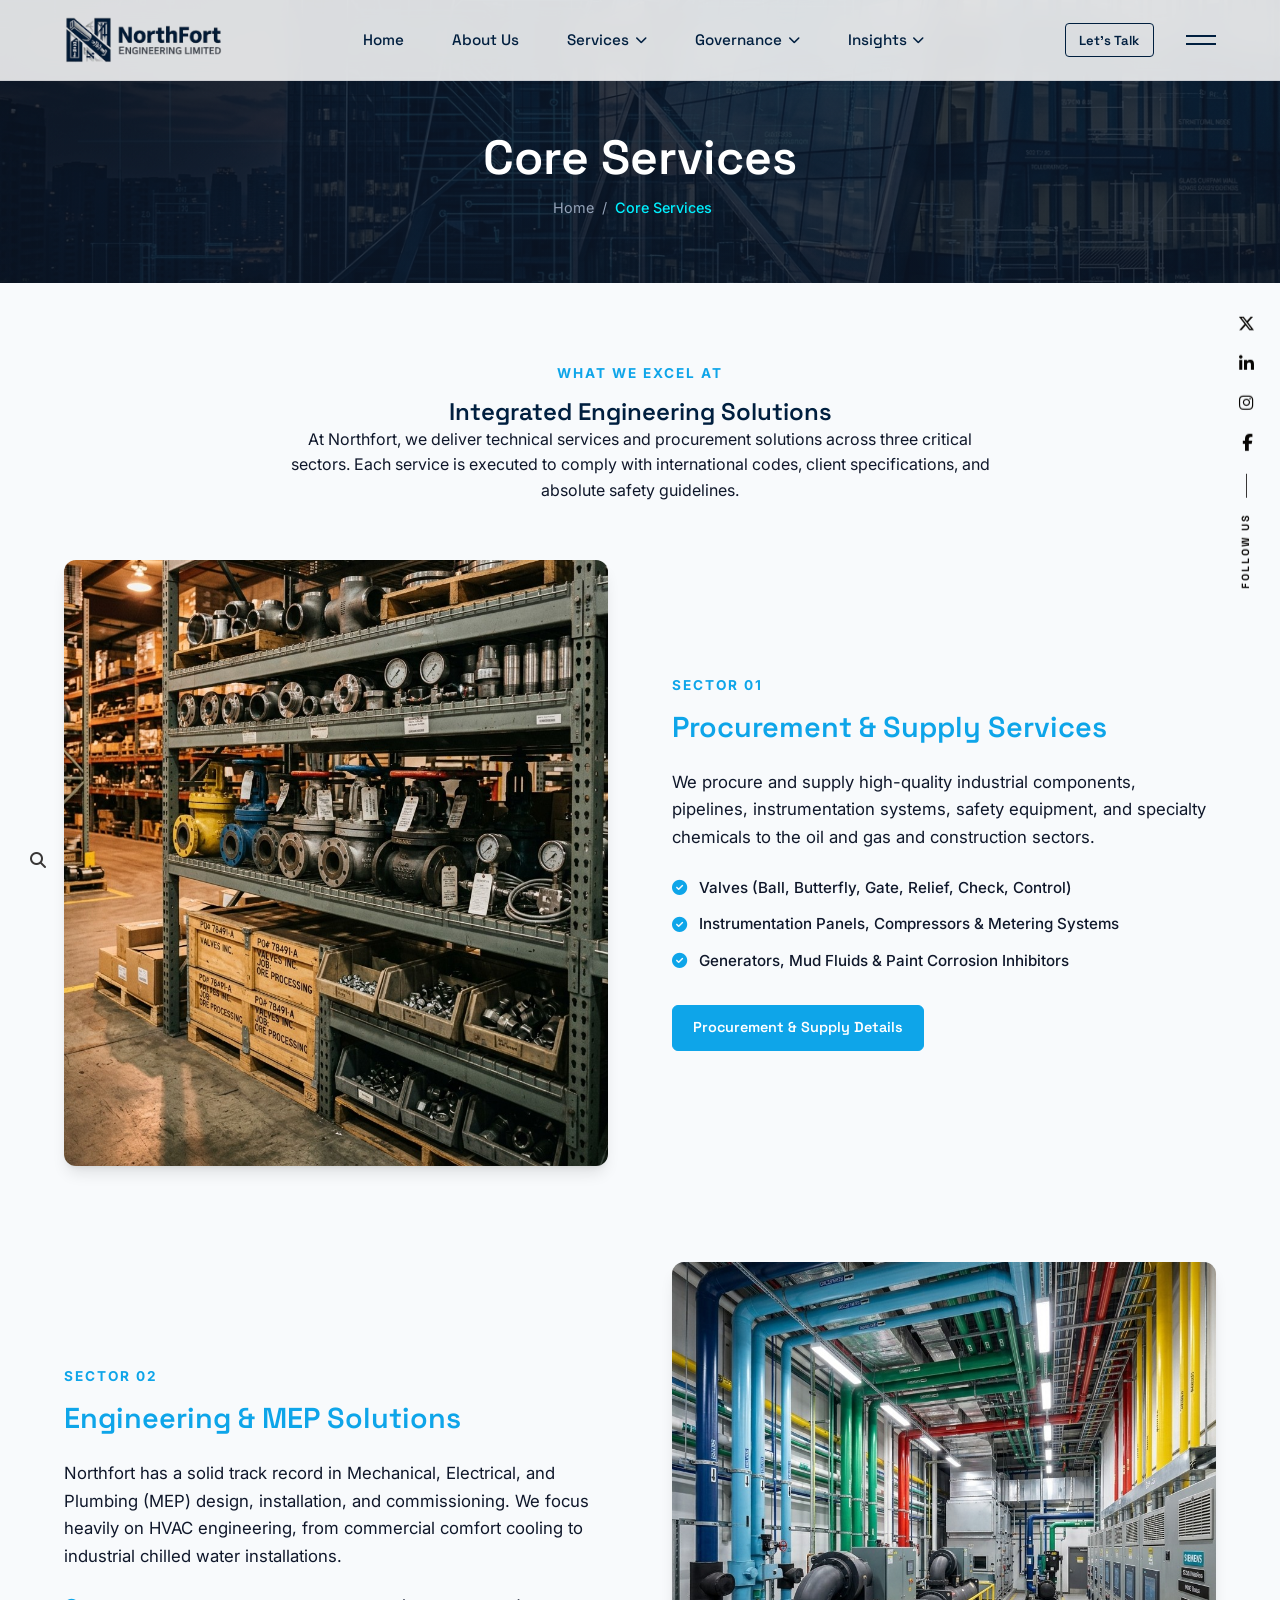
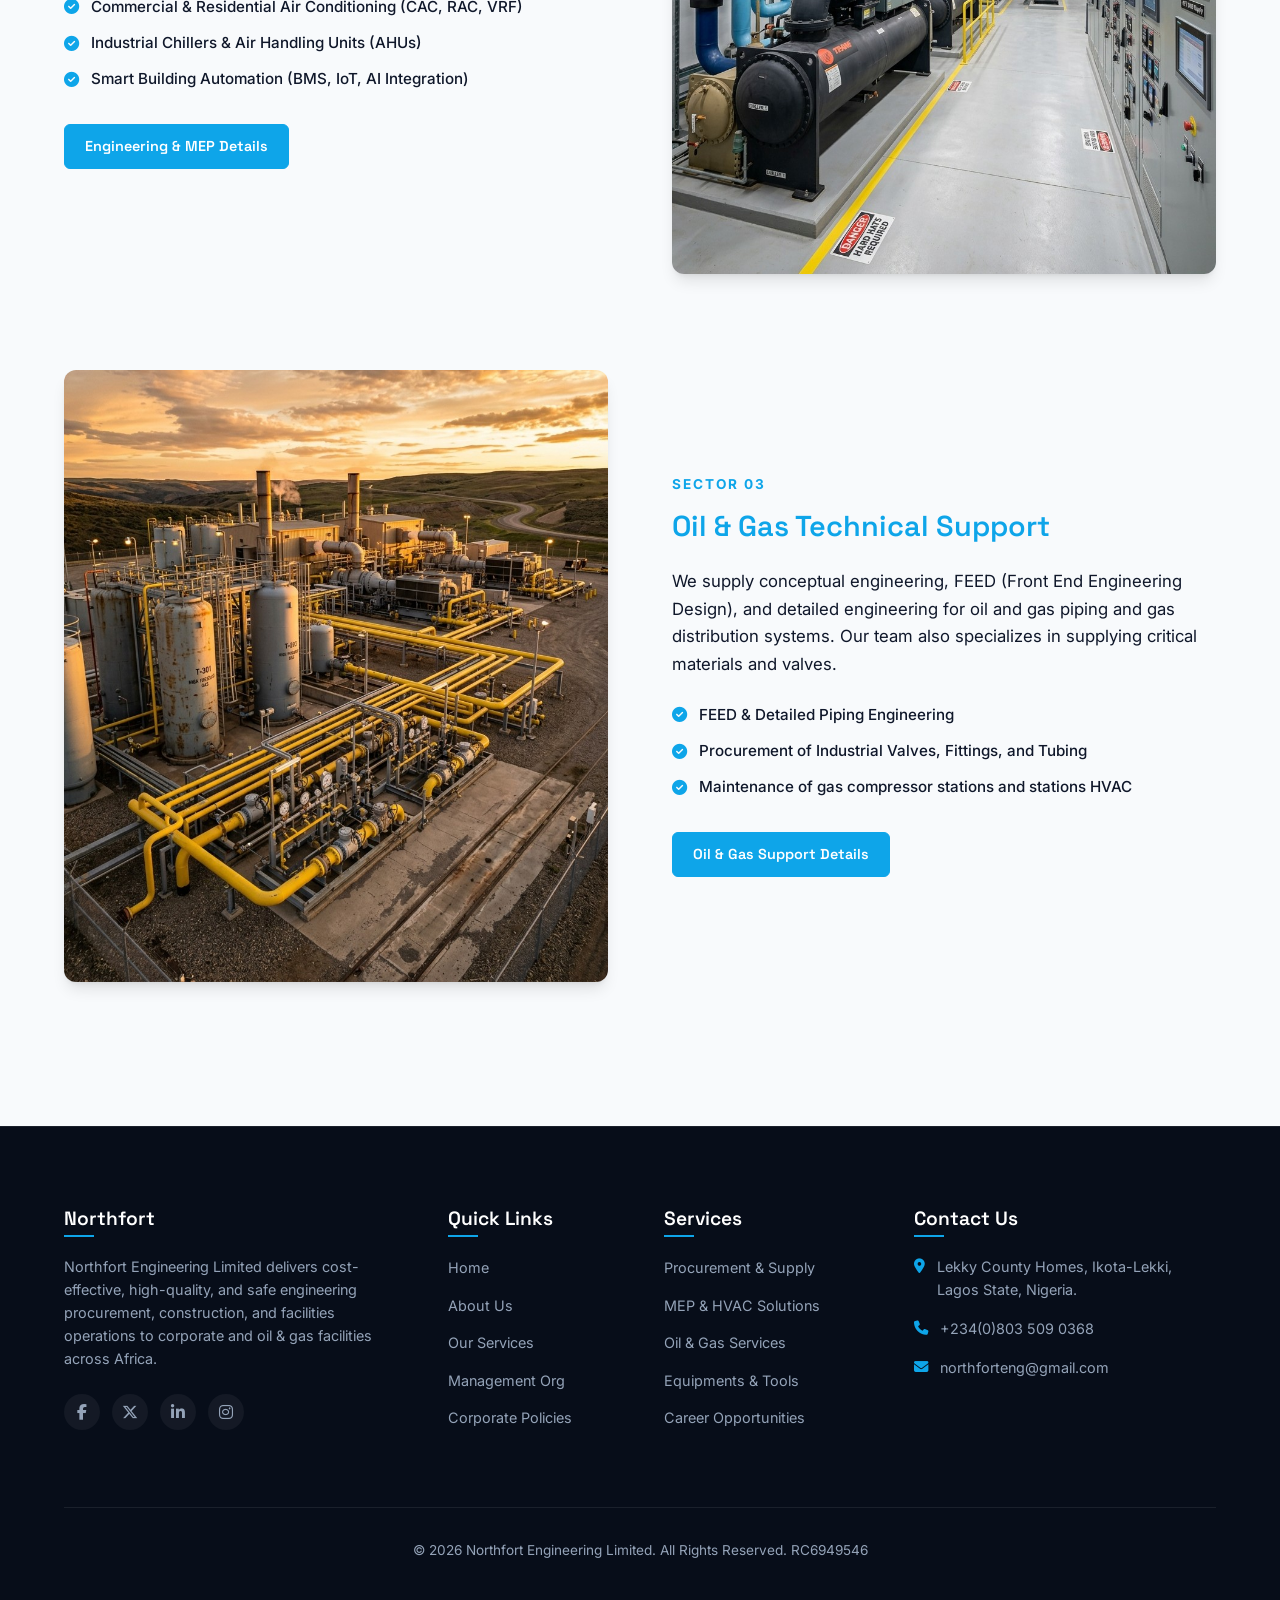
<file: services.html>
<!DOCTYPE html>
<html lang="en">

<head>
  <meta charset="UTF-8">
  <meta name="viewport" content="width=device-width, initial-scale=1.0">
  <title>Our Services | Northfort Engineering Limited</title>
  <meta name="description"
    content="Explore Northfort's core sectors: Facility Management, Engineering & MEP Solutions, and Oil & Gas Support. Professional engineering services.">
  <link rel="stylesheet" href="https://cdnjs.cloudflare.com/ajax/libs/font-awesome/6.5.2/css/all.min.css">
  <link rel="stylesheet" href="css/style.css">
</head>

<body>

  <!-- Sticky Header -->
  <header id="site-header">
    <div class="container">
      <div class="header-wrap">
        <a href="index.html" class="branding">
          <img src="assets/logo.png" alt="Northfort Engineering Limited" class="logo-img">
        </a>

        <nav class="nav-menu">
          <ul class="main-nav">
            <li class="nav-item"><a href="index.html" class="nav-link">Home</a></li>
            <li class="nav-item"><a href="about.html" class="nav-link">About Us</a></li>
            <li class="nav-item">
              <a href="services.html" class="nav-link active">Services <i class="fa-solid fa-chevron-down"></i></a>
              <ul class="sub-menu">
                <li class="sub-menu-item"><a href="services.html">Core Services</a></li>
                <li class="sub-menu-item"><a href="procurement.html">Procurement & Supply</a></li>
                <li class="sub-menu-item"><a href="mep-solutions.html">Engineering & MEP Solutions</a></li>
                <li class="sub-menu-item"><a href="oil-gas.html">Oil & Gas Services</a></li>
              </ul>
            </li>
            <li class="nav-item">
              <a href="#" class="nav-link">Governance <i class="fa-solid fa-chevron-down"></i></a>
              <ul class="sub-menu">
                <li class="sub-menu-item"><a href="management.html">Management & Organogram</a></li>
                <li class="sub-menu-item"><a href="corporate-policies.html">Corporate Policies</a></li>
                <li class="sub-menu-item"><a href="capacities.html">Capacities & Equipment</a></li>
              </ul>
            </li>
            <li class="nav-item">
              <a href="#" class="nav-link">Insights <i class="fa-solid fa-chevron-down"></i></a>
              <ul class="sub-menu">
                <li class="sub-menu-item"><a href="news.html">News & Happenings</a></li>
                <li class="sub-menu-item"><a href="career.html">Career</a></li>
                <li class="sub-menu-item"><a href="downloads.html">Downloads</a></li>
              </ul>
            </li>
          </ul>
        </nav>

        <div class="header-actions">
          <a href="contact.html" class="btn btn-outline">Let's Talk</a>
          <div class="hamburger" id="hamburger-trigger">
            <span></span>
            <span></span>
          </div>
        </div>
      </div>
    </div>
  </header>
  <!-- Full-screen Search Overlay -->
  <div id="search-overlay" class="search-overlay">
    <button class="close-btn" id="close-search"><i class="fa-solid fa-xmark"></i></button>
    <div class="search-overlay-container container">
      <div class="search-form-wrap">
        <input type="text" id="search-input" placeholder="Type to search Northfort..." autocomplete="off">
        <div class="search-line"></div>
      </div>
      <div id="search-results" class="search-results-list"></div>
    </div>
  </div>

  <div id="search-results" class="search-results-list"></div>
  </div>
  </div>
  <!-- Full-screen Overlay Menu -->
  <div id="overlay-menu" class="overlay-menu">
    <div class="overlay-container container">
      <div class="overlay-header">
        <button class="close-btn" id="close-overlay"><i class="fa-solid fa-xmark"></i></button>
      </div>
      <div class="overlay-content">
        <div class="overlay-nav-col">
          <ul class="overlay-nav">
            <li>
              <div class="overlay-nav-row">
                <span class="nav-num">01</span>
                <a href="index.html" class="overlay-nav-link ">Home</a>
              </div>
            </li>
            <li>
              <div class="overlay-nav-row">
                <span class="nav-num">02</span>
                <a href="about.html" class="overlay-nav-link ">About Us</a>
              </div>
            </li>
            <li class="overlay-dropdown">
              <div class="overlay-nav-row">
                <span class="nav-num">03</span>
                <a href="#" class="overlay-nav-link active">Services <i class="fa-solid fa-plus"></i></a>
              </div>
              <ul class="overlay-sub">
                <li><a href="services.html">Core Services</a></li>
                <li><a href="procurement.html">Procurement & Supply</a></li>
                <li><a href="mep-solutions.html">MEP & HVAC Solutions</a></li>
                <li><a href="oil-gas.html">Oil & Gas Services</a></li>
              </ul>
            </li>
            <li class="overlay-dropdown">
              <div class="overlay-nav-row">
                <span class="nav-num">04</span>
                <a href="#" class="overlay-nav-link ">Governance <i class="fa-solid fa-plus"></i></a>
              </div>
              <ul class="overlay-sub">
                <li><a href="management.html">Management & Organogram</a></li>
                <li><a href="corporate-policies.html">Corporate Policies</a></li>
                <li><a href="capacities.html">Capacities & Equipment</a></li>
              </ul>
            </li>
            <li class="overlay-dropdown">
              <div class="overlay-nav-row">
                <span class="nav-num">05</span>
                <a href="#" class="overlay-nav-link ">Insights <i class="fa-solid fa-plus"></i></a>
              </div>
              <ul class="overlay-sub">
                <li><a href="news.html">News & Happenings</a></li>
                <li><a href="career.html">Career</a></li>
                <li><a href="downloads.html">Downloads</a></li>
              </ul>
            </li>
          </ul>
        </div>

        <div class="overlay-info-col">
          <div class="info-block">
            <h4>Get In Touch</h4>
            <p>Lekky County Homes, Ikota-Lekki, Lagos State, Nigeria.</p>
          </div>
          <div class="info-block">
            <h4>Work Inquiries</h4>
            <p>northforteng@gmail.com</p>
            <p>Ph: +234(0)803 509 0368</p>
          </div>
          <div class="info-block">
            <h4>Join Our Team</h4>
            <p>northforteng@gmail.com</p>
          </div>
          <div class="info-socials">
            <a href="#" class="social-icon"><i class="fa-brands fa-facebook-f"></i></a>
            <a href="#" class="social-icon"><i class="fa-brands fa-instagram"></i></a>
            <a href="#" class="social-icon"><i class="fa-brands fa-linkedin-in"></i></a>
            <a href="#" class="social-icon"><i class="fa-brands fa-x-twitter"></i></a>
          </div>
        </div>
      </div>
    </div>
  </div>

  </div>

  </div>

  <!-- Page Header -->
  <div class="page-header">
    <!-- Floating Back Button -->
    <div class="floating-back-container" id="floating-back-trigger">
      <button class="floating-back-btn" aria-label="Go Back">
        <i class="fa-solid fa-arrow-left"></i>
      </button>
      <span class="back-text">Go back</span>
    </div>
    <div class="container">
      <h1>Core Services</h1>
      <ul class="breadcrumbs">
        <li><a href="index.html">Home</a></li>
        <li class="active">Core Services</li>
      </ul>
    </div>
  </div>

  <!-- Main Content -->
  <section class="page-content">
    <div class="container">
      <div class="section-title-wrap">
        <span class="section-subtitle">What We Excel At</span>
        <h2>Integrated Engineering Solutions</h2>
        <p>At Northfort, we deliver technical services and procurement solutions across three critical sectors. Each
          service is executed to comply with international codes, client specifications, and absolute safety guidelines.
        </p>
      </div>

      <!-- Service 1 Detail Row -->
      <div class="about-grid sector-row"
        style="align-items: center; margin-bottom: 6rem; background-image: url('assets/sector_procurement.jpg');">
        <div class="sector-overlay"></div>
        <div class="about-teaser-img">
          <img src="assets/sector_procurement.jpg" alt="Procurement &amp; Supply Services">
        </div>
        <div class="about-teaser-content sector-content">
          <span class="section-subtitle">Sector 01</span>
          <h3>Procurement &amp; Supply Services</h3>
          <p>We procure and supply high-quality industrial components, pipelines, instrumentation systems, safety
            equipment, and specialty chemicals to the oil and gas and construction sectors.</p>
          <ul class="features-list">
            <li><i class="fa-solid fa-circle-check"></i> Valves (Ball, Butterfly, Gate, Relief, Check, Control)</li>
            <li><i class="fa-solid fa-circle-check"></i> Instrumentation Panels, Compressors &amp; Metering Systems</li>
            <li><i class="fa-solid fa-circle-check"></i> Generators, Mud Fluids &amp; Paint Corrosion Inhibitors</li>
          </ul>
          <a href="procurement.html" class="btn btn-primary">Procurement &amp; Supply Details</a>
        </div>
        <div class="sector-mobile-content">
          <div class="sector-mobile-top">
            <span class="sector-number">01.</span>
            <h3>Procurement<br>&amp; Supply</h3>
          </div>
          <div class="sector-mobile-bottom">
            <p>We source and supply certified industrial valves, fittings, instrumentation, and specialty equipment to
              oil &amp; gas and construction sectors across Africa.</p>
            <a href="procurement.html" class="sector-mobile-link">Tap to view <i
                class="fa-solid fa-arrow-right"></i></a>
          </div>
        </div>
      </div>

      <!-- Service 2 Detail Row -->
      <div class="about-grid sector-row"
        style="align-items: center; margin-bottom: 6rem; background-image: url('assets/sector_mep.jpg');">
        <div class="sector-overlay"></div>
        <div class="about-teaser-content sector-content">
          <span class="section-subtitle">Sector 02</span>
          <h3>Engineering &amp; MEP Solutions</h3>
          <p>Northfort has a solid track record in Mechanical, Electrical, and Plumbing (MEP) design, installation, and
            commissioning. We focus heavily on HVAC engineering, from commercial comfort cooling to industrial chilled
            water installations.</p>
          <ul class="features-list">
            <li><i class="fa-solid fa-circle-check"></i> Commercial &amp; Residential Air Conditioning (CAC, RAC, VRF)
            </li>
            <li><i class="fa-solid fa-circle-check"></i> Industrial Chillers &amp; Air Handling Units (AHUs)</li>
            <li><i class="fa-solid fa-circle-check"></i> Smart Building Automation (BMS, IoT, AI Integration)</li>
          </ul>
          <a href="mep-solutions.html" class="btn btn-primary">Engineering &amp; MEP Details</a>
        </div>
        <div class="about-teaser-img">
          <img src="assets/sector_mep.jpg" alt="MEP &amp; HVAC Installation">
        </div>
        <div class="sector-mobile-content">
          <div class="sector-mobile-top">
            <span class="sector-number">02.</span>
            <h3>Engineering<br>&amp; MEP Solutions</h3>
          </div>
          <div class="sector-mobile-bottom">
            <p>Expert HVAC, MEP design, installation, and commissioning services — from comfort cooling to industrial
              chilled water systems.</p>
            <a href="mep-solutions.html" class="sector-mobile-link">Tap to view <i
                class="fa-solid fa-arrow-right"></i></a>
          </div>
        </div>
      </div>

      <!-- Service 3 Detail Row -->
      <div class="about-grid sector-row"
        style="align-items: center; margin-bottom: 4rem; background-image: url('assets/sector_oilgas.jpg');">
        <div class="sector-overlay"></div>
        <div class="about-teaser-img">
          <img src="assets/sector_oilgas.jpg" alt="Oil and Gas services">
        </div>
        <div class="about-teaser-content sector-content">
          <span class="section-subtitle">Sector 03</span>
          <h3>Oil &amp; Gas Technical Support</h3>
          <p>We supply conceptual engineering, FEED (Front End Engineering Design), and detailed engineering for oil and
            gas piping and gas distribution systems. Our team also specializes in supplying critical materials and
            valves.</p>
          <ul class="features-list">
            <li><i class="fa-solid fa-circle-check"></i> FEED &amp; Detailed Piping Engineering</li>
            <li><i class="fa-solid fa-circle-check"></i> Procurement of Industrial Valves, Fittings, and Tubing</li>
            <li><i class="fa-solid fa-circle-check"></i> Maintenance of gas compressor stations and stations HVAC</li>
          </ul>
          <a href="oil-gas.html" class="btn btn-primary">Oil &amp; Gas Support Details</a>
        </div>
        <div class="sector-mobile-content">
          <div class="sector-mobile-top">
            <span class="sector-number">03.</span>
            <h3>Oil &amp; Gas<br>Technical Support</h3>
          </div>
          <div class="sector-mobile-bottom">
            <p>Conceptual engineering, FEED, detailed piping design, and critical valve procurement for oil &amp; gas
              facilities.</p>
            <a href="oil-gas.html" class="sector-mobile-link">Tap to view <i class="fa-solid fa-arrow-right"></i></a>
          </div>
        </div>
      </div>
    </div>
  </section>

  <!-- Footer -->
  <footer>
    <div class="container">
      <div class="footer-grid">
        <div class="footer-col footer-about">
          <h3>Northfort</h3>
          <p>Northfort Engineering Limited delivers cost-effective, high-quality, and safe engineering procurement,
            construction, and facilities operations to corporate and oil & gas facilities across Africa.</p>
          <div class="social-links">
            <a href="#" class="social-icon"><i class="fa-brands fa-facebook-f"></i></a>
            <a href="#" class="social-icon"><i class="fa-brands fa-x-twitter"></i></a>
            <a href="#" class="social-icon"><i class="fa-brands fa-linkedin-in"></i></a>
            <a href="#" class="social-icon"><i class="fa-brands fa-instagram"></i></a>
          </div>
        </div>

        <div class="footer-col">
          <h3>Quick Links</h3>
          <ul class="footer-links">
            <li><a href="index.html">Home</a></li>
            <li><a href="about.html">About Us</a></li>
            <li><a href="services.html">Our Services</a></li>
            <li><a href="management.html">Management Org</a></li>
            <li><a href="corporate-policies.html">Corporate Policies</a></li>
          </ul>
        </div>

        <div class="footer-col">
          <h3>Services</h3>
          <ul class="footer-links">
            <li><a href="procurement.html">Procurement & Supply</a></li>
            <li><a href="mep-solutions.html">MEP & HVAC Solutions</a></li>
            <li><a href="oil-gas.html">Oil & Gas Services</a></li>
            <li><a href="capacities.html">Equipments & Tools</a></li>
            <li><a href="career.html">Career Opportunities</a></li>
          </ul>
        </div>

        <div class="footer-col footer-contact">
          <h3>Contact Us</h3>
          <ul>
            <li>
              <i class="fa-solid fa-location-dot"></i>
              <span>Lekky County Homes, Ikota-Lekki, Lagos State, Nigeria.</span>
            </li>
            <li>
              <i class="fa-solid fa-phone"></i>
              <span>+234(0)803 509 0368</span>
            </li>
            <li>
              <i class="fa-solid fa-envelope"></i>
              <p><a href="mailto:northforteng@gmail.com">northforteng@gmail.com</a></p>
            </li>
          </ul>
        </div>
      </div>

      <div class="footer-bottom">
        <p>&copy; 2026 Northfort Engineering Limited. All Rights Reserved. RC6949546</p>
      </div>
    </div>
  </footer>

  <script src="js/main.js"></script>
  <!-- Sticky Side Socialbar (Oviswift Style) -->
  <div class="sticky-socialbar">
    <a href="#" class="social-link"><i class="fa-brands fa-x-twitter"></i></a>
    <a href="#" class="social-link"><i class="fa-brands fa-linkedin-in"></i></a>
    <a href="#" class="social-link"><i class="fa-brands fa-instagram"></i></a>
    <a href="#" class="social-link"><i class="fa-brands fa-facebook-f"></i></a>
    <div class="line"></div>
    <div class="text">Follow Us</div>
  </div>
  <!-- Floating Search Button (Oviswift Style) -->
  <button id="floating-search-trigger" class="floating-search-btn" aria-label="Search Site">
    <i class="fa-solid fa-magnifying-glass"></i>
  </button>


</body>

</html>
</file>
<file: css/style.css>
/*
 * Northfort Engineering Limited - Main Stylesheet
 * Responsive, Glassmorphic, and Modern Industrial Theme
 */

@import url('https://fonts.googleapis.com/css2?family=Inter:wght@300;400;500;600;700&family=Space+Grotesk:wght@500;600;700&family=Playfair+Display:ital,wght@0,400..900;1,400..900&family=Outfit:wght@400;500;600;700;800;900&display=swap');

:root {
  /* Color Palette */
  --color-primary-navy: #001f3f;
  --color-dark-bg: #0b1524;
  --color-card-dark: rgba(18, 30, 49, 0.75);
  --color-light-bg: #f8fafc;
  --color-card-light: #ffffff;

  --color-text-dark: #0f172a;
  --color-text-muted-dark: #475569;
  --color-text-light: #f1f5f9;
  --color-text-muted-light: #94a3b8;

  --color-accent-blue: #0ea5e9;
  --color-accent-teal: #00f0ff;
  --color-accent-cyan: #06b6d4;

  --color-border-dark: rgba(255, 255, 255, 0.08);
  --color-border-light: rgba(15, 23, 42, 0.08);

  /* Fonts */
  --font-title: 'Space Grotesk', -apple-system, BlinkMacSystemFont, "Segoe UI", Roboto, sans-serif;
  --font-body: 'Inter', -apple-system, BlinkMacSystemFont, "Segoe UI", Roboto, sans-serif;

  /* Shadows & Glassmorphism */
  --shadow-sm: 0 1px 2px 0 rgba(0, 0, 0, 0.05);
  --shadow-md: 0 4px 6px -1px rgba(0, 0, 0, 0.1), 0 2px 4px -2px rgba(0, 0, 0, 0.1);
  --shadow-lg: 0 10px 15px -3px rgba(0, 0, 0, 0.1), 0 4px 6px -4px rgba(0, 0, 0, 0.1);
  --shadow-glow: 0 0 15px rgba(0, 240, 255, 0.25);

  --glass-bg: rgba(11, 21, 36, 0.7);
  --glass-border: rgba(255, 255, 255, 0.06);
  --glass-blur: blur(12px);

  /* Transitions */
  --transition-fast: 0.2s ease;
  --transition-normal: 0.3s cubic-bezier(0.4, 0, 0.2, 1);
  --transition-slow: 0.5s ease;
}

/* Reset & Base Styles */
*,
*::before,
*::after {
  box-sizing: border-box;
  margin: 0;
  padding: 0;
}

html {
  scroll-behavior: smooth;
}

body {
  font-family: var(--font-body);
  font-size: 16px;
  line-height: 1.6;
  color: var(--color-text-dark);
  background-color: var(--color-light-bg);
  overflow-x: hidden;
}

h1,
h2,
h3,
h4,
h5,
h6 {
  font-family: var(--font-title);
  font-weight: 600;
  color: var(--color-primary-navy);
  line-height: 1.25;
}

p {
  margin-bottom: 1.5rem;
}

a {
  color: inherit;
  text-decoration: none;
  transition: var(--transition-fast);
}

img {
  max-width: 100%;
  height: auto;
  display: block;
}

/* Container */
.container {
  width: 100%;
  max-width: 1200px;
  margin: 0 auto;
  padding: 0 1.5rem;
}

/* Sticky Header & Navigation */
header {
  position: fixed;
  top: 0;
  left: 0;
  width: 100%;
  z-index: 1000;
  background-color: rgba(255, 255, 255, 0.85);
  backdrop-filter: var(--glass-blur);
  border-bottom: 1px solid var(--color-border-light);
  transition: var(--transition-normal);
}

header.scrolled {
  background-color: var(--color-primary-navy);
  border-bottom: 1px solid var(--color-border-dark);
}

header.scrolled h1,
header.scrolled .nav-link,
header.scrolled .logo-text {
  color: var(--color-text-light);
}

.header-wrap {
  display: flex;
  align-items: center;
  justify-content: space-between;
  height: 80px;
  transition: var(--transition-normal);
}

header.scrolled .header-wrap {
  height: 65px;
}

.branding {
  display: flex;
  align-items: center;
  gap: 0.75rem;
}

.logo-img {
  height: 48px;
  width: auto;
  transition: var(--transition-normal);
}

header.scrolled .logo-img {
  height: 38px;
  filter: brightness(0) invert(1);
}

.logo-text {
  font-family: var(--font-title);
  font-size: 1.4rem;
  font-weight: 700;
  color: var(--color-primary-navy);
  letter-spacing: -0.5px;
}

.logo-sub {
  font-size: 0.65rem;
  text-transform: uppercase;
  letter-spacing: 2px;
  display: block;
  font-weight: 500;
  color: var(--color-accent-blue);
}

/* Navigation Links */
.main-nav {
  display: flex;
  align-items: center;
  list-style: none;
}

.nav-item {
  position: relative;
  margin: 0 0.5rem;
}

.nav-link {
  font-family: var(--font-title);
  font-size: 0.95rem;
  font-weight: 500;
  padding: 0.75rem 1rem;
  color: var(--color-primary-navy);
  display: flex;
  align-items: center;
  gap: 0.35rem;
}

.nav-link:hover {
  color: var(--color-accent-blue);
}

.nav-link i {
  font-size: 0.75rem;
  transition: var(--transition-fast);
}

.nav-item:hover .nav-link i {
  transform: rotate(180deg);
}

/* Dropdown Sub-menu */
.sub-menu {
  position: absolute;
  top: 100%;
  left: 0;
  background-color: #ffffff;
  border: 1px solid var(--color-border-light);
  border-radius: 8px;
  box-shadow: var(--shadow-lg);
  min-width: 240px;
  padding: 0.5rem 0;
  opacity: 0;
  visibility: hidden;
  transform: translateY(10px);
  transition: var(--transition-normal);
  list-style: none;
}

header.scrolled .sub-menu {
  background-color: var(--color-dark-bg);
  border: 1px solid var(--color-border-dark);
}

.nav-item:hover .sub-menu {
  opacity: 1;
  visibility: visible;
  transform: translateY(0);
}

.sub-menu-item a {
  display: block;
  padding: 0.65rem 1.25rem;
  font-size: 0.9rem;
  color: var(--color-text-dark);
}

header.scrolled .sub-menu-item a {
  color: var(--color-text-muted-light);
}

.sub-menu-item a:hover {
  background-color: var(--color-light-bg);
  color: var(--color-accent-blue);
  padding-left: 1.5rem;
}

header.scrolled .sub-menu-item a:hover {
  background-color: rgba(255, 255, 255, 0.05);
  color: var(--color-accent-teal);
}

/* Header CTAs */
.header-actions {
  display: flex;
  align-items: center;
  gap: 1rem;
}

.btn {
  display: inline-flex;
  align-items: center;
  justify-content: center;
  gap: 0.5rem;
  padding: 0.65rem 1.25rem;
  font-family: var(--font-title);
  font-size: 0.9rem;
  font-weight: 600;
  border-radius: 6px;
  cursor: pointer;
  transition: var(--transition-normal);
  border: none;
}

.btn-primary {
  background-color: var(--color-accent-blue);
  color: #ffffff;
  border: 1px solid var(--color-accent-blue);
}

.btn-primary:hover {
  background-color: #0284c7;
  border-color: #0284c7;
  box-shadow: var(--shadow-glow);
  transform: translateY(-2px);
}

.btn-outline {
  background-color: transparent;
  color: var(--color-primary-navy);
  border: 1px solid var(--color-primary-navy);
}

header.scrolled .btn-outline {
  color: var(--color-text-light);
  border-color: var(--color-text-light);
}

.btn-outline:hover {
  background-color: var(--color-primary-navy);
  color: #ffffff;
}

header.scrolled .btn-outline:hover {
  background-color: var(--color-text-light);
  color: var(--color-primary-navy);
}

.header-actions .btn-outline {
  padding: 0.35rem 0.85rem;
  font-size: 0.82rem;
  border-radius: 4px;
}

.hamburger {
  display: flex;
  flex-direction: column;
  justify-content: center;
  gap: 6px;
  width: 30px;
  height: 30px;
  cursor: pointer;
  margin-left: 1rem;
  z-index: 1001;
}

.sticky-socialbar {
  position: fixed;
  right: 25px;
  top: 50%;
  transform: translateY(-50%);
  display: flex;
  flex-direction: column;
  align-items: center;
  gap: 0.8rem;
  z-index: 999;
  mix-blend-mode: difference;
}

.sticky-socialbar .social-link {
  color: #ffffff;
  font-size: 1.05rem;
  transition: all var(--transition-fast);
  opacity: 1;
}

.sticky-socialbar .social-link:hover {
  color: var(--color-accent-blue);
  transform: scale(1.15);
}

.sticky-socialbar .line {
  width: 1.5px;
  height: 24px;
  background-color: #ffffff;
  opacity: 0.8;
  margin: 4px 0;
}

.sticky-socialbar .text {
  writing-mode: vertical-rl;
  transform: rotate(180deg);
  font-family: var(--font-title);
  font-size: 0.65rem;
  font-weight: 700;
  text-transform: uppercase;
  letter-spacing: 2px;
  color: #ffffff;
  opacity: 1;
}

.hamburger span {
  width: 100%;
  height: 2px;
  background-color: var(--color-primary-navy);
  transition: all var(--transition-fast);
}

.hamburger:hover span:first-child {
  transform: translateX(4px);
}

.hamburger:hover span:last-child {
  transform: translateX(-4px);
}

header.scrolled .hamburger span {
  background-color: var(--color-text-light);
}

/* Sections Base */
section {
  padding: 5rem 0;

}

.section-dark {
  background-color: var(--color-dark-bg);
  color: var(--color-text-light);

}

.section-dark h2 {
  color: var(--color-text-light);
}

/* About Teaser Section - Background Image with Dark Overlay */
.about-teaser-section {
  position: relative;
  background-image: url('../assets/hero_bg.jpg');
  background-size: cover;
  background-position: center;
  background-repeat: no-repeat;
}

.about-teaser-section::before {
  content: '';
  position: absolute;
  top: 0;
  left: 0;
  width: 100%;
  height: 100%;
  background: linear-gradient(160deg, rgba(11, 21, 36, 0.92) 0%, rgba(11, 21, 36, 0.85) 50%, rgba(14, 165, 233, 0.15) 100%);
  z-index: 1;
}

.about-teaser-section>.container {
  position: relative;
  z-index: 2;
}

.about-teaser-section h3 {
  color: #ffffff;
}

.about-teaser-section .section-subtitle {
  color: var(--color-accent-teal);
}

.about-teaser-section .features-list li {
  color: rgba(255, 255, 255, 0.9);
}

.about-teaser-section .features-list li i {
  color: var(--color-accent-teal);
}

.section-title-wrap {
  text-align: center;
  max-width: 700px;
  margin: 0 auto 3.5rem;
}

.section-subtitle {
  font-size: 0.85rem;
  font-weight: 700;
  text-transform: uppercase;
  color: var(--color-accent-blue);
  letter-spacing: 2px;
  margin-bottom: 0.75rem;
  display: block;
}

.section-title {
  font-size: 2.25rem;
  margin-bottom: 1rem;
}

.section-title::after {
  content: '';
  display: block;
  width: 60px;
  height: 3px;
  background-color: var(--color-accent-blue);
  margin: 1rem auto 0;
}

.section-dark .section-title::after {
  background-color: var(--color-accent-teal);
}

/* Hero Section */
/* Split Hero Section (Oviswift Style) */
.hero-split {
  display: flex;
  align-items: flex-start;
  justify-content: flex-start;
  height: 80vh;
  min-height: 720px;
  width: 100%;
  position: relative;
  overflow: hidden;
  padding-top: 0;
}

.hero-bg-layer {
  position: absolute;
  top: 0;
  left: 0;
  width: 100%;
  height: 100%;
  background-image: linear-gradient(105deg, rgba(250, 248, 245, 0.96) 0%, rgba(250, 248, 245, 0.88) 45%, rgba(250, 248, 245, 0.25) 100%), url('../assets/hero_bg.jpg');
  background-size: cover;
  background-position: center;
  transition: filter 0.6s cubic-bezier(0.25, 0.46, 0.45, 0.94), transform 0.6s cubic-bezier(0.25, 0.46, 0.45, 0.94);
  z-index: 1;
}

.hero-bg-layer.hero-bg-transition {
  filter: blur(8px);
  transform: scale(1.04);
}

.hero-left-panel {
  display: none;
}

.hero-bg-text {
  position: absolute;
  left: 2rem;
  bottom: 2rem;
  font-family: serif;
  font-size: 8rem;
  font-weight: 700;
  color: rgba(25, 31, 35, 0.07);
  line-height: 1;
  pointer-events: none;
  user-select: none;
  z-index: 2;
}

.hero-right-panel {
  background: transparent;
  display: flex;
  align-items: flex-start;
  padding: 150px 0 4rem;
  margin-top: 0;
  width: 100%;
  position: relative;
  z-index: 2;
}

.hero-right-wrap {
  max-width: 650px;
  width: 100%;
  position: relative;
  opacity: 0;
  transform: translateY(40px);
  animation: heroReveal 1.8s cubic-bezier(0.16, 1, 0.3, 1) forwards;
}

@keyframes heroReveal {
  to {
    opacity: 1;
    transform: translateY(0);
  }
}

.hero-top-line,
.hero-bottom-line {
  display: none;
}

.hero-right-subtitle {
  font-family: var(--font-body);
  font-size: 0.95rem;
  color: #191f23;
  font-weight: 400;
  line-height: 1.65;
  margin-bottom: 2.2rem;
  min-height: 55px;
  /* Reserves space for 2 lines of subtitle text to prevent shifting */
}

.hero-title-split {
  font-family: 'Outfit', -apple-system, BlinkMacSystemFont, "Segoe UI", Roboto, sans-serif;
  font-size: 2.85rem;
  font-weight: 900;
  line-height: 1.15;
  color: #191f23;
  margin-bottom: 1.5rem;
  letter-spacing: -0.03em;
  min-height: 240px;
  /* Reserves space for 4 lines of title text to prevent shifting */
}

.hero-certificates {
  display: flex;
  gap: 0;
  margin: 0.5rem 0 0.25rem 0;
  align-items: flex-start;
  justify-content: space-between;
  width: 82%;
}

.cert-item {
  display: flex;
  flex-direction: column;
  align-items: center;
  gap: 0.3rem;
  transition: transform var(--transition-normal);
}

.cert-item:hover {
  transform: translateY(-3px);
}

.cert-svg {
  width: 52px;
  height: 52px;
}

.cert-meta {
  display: flex;
  flex-direction: column;
  align-items: center;
  gap: 0.1rem;
  text-align: center;
}

.cert-title {
  font-family: var(--font-title);
  font-size: 0.7rem;
  font-weight: 700;
  color: #191f23;
  line-height: 1.15;
}

.cert-sub {
  font-family: var(--font-body);
  font-size: 0.6rem;
  color: var(--color-text-muted-dark);
  line-height: 1.15;
}

.hero-right-wrap {
  position: relative;
}

.hero-right-subtitle,
.hero-title-split {
  transition: opacity 0.4s cubic-bezier(0.25, 0.46, 0.45, 0.94), transform 0.4s cubic-bezier(0.25, 0.46, 0.45, 0.94);
}

.hero-slide-transitioning .hero-right-subtitle,
.hero-slide-transitioning .hero-title-split {
  opacity: 0;
  transform: translateY(15px);
}

.hero-features-grid {
  display: grid;
  grid-template-columns: repeat(3, 1fr);
  gap: 2rem;
  margin-top: 1rem;
}

.hero-feature-col {
  display: flex;
  flex-direction: column;
  gap: 0.75rem;
  cursor: pointer;
  opacity: 0.55;
  transition: all var(--transition-normal);
}

.hero-feature-col:hover,
.hero-feature-col.active {
  opacity: 1;
}

.feature-line {
  width: 40px;
  height: 2px;
  background-color: #191f23;
  transition: all var(--transition-normal);
}

.hero-feature-col.active .feature-line {
  background-color: var(--color-accent-blue);
  width: 60px;
}

.hero-feature-col i {
  font-size: 1.15rem;
  color: var(--color-accent-blue);
}

.hero-feature-col h4 {
  font-family: var(--font-title);
  font-size: 0.85rem;
  font-weight: 700;
  line-height: 1.3;
  color: #191f23;
  text-transform: uppercase;
  letter-spacing: 0.5px;
}

/* Slider Controls (Dots + Arrows in same row) */
.hero-slider-controls {
  position: absolute;
  bottom: -4.5rem;
  /* Position it below the features grid, resting right above the next section */
  left: 0;
  right: 0;
  z-index: 10;
  display: flex;
  align-items: center;
  justify-content: space-between;
}

.hero-arrows {
  display: flex;
  gap: 0.65rem;
}

.hero-arrow-btn {
  width: 44px;
  height: 44px;
  background-color: transparent;
  color: #191f23;
  border: 1px solid rgba(25, 31, 35, 0.15);
  border-radius: 50%;
  display: flex;
  align-items: center;
  justify-content: center;
  font-size: 1rem;
  cursor: pointer;
  opacity: 0.35;
  transition: all var(--transition-normal);
}

.hero-arrow-btn:hover {
  background-color: transparent;
  border-color: rgba(25, 31, 35, 0.4);
  opacity: 0.85;
}

/* Basic dot slider elements definitions (used inside mobile styles) */
.hero-dots {
  display: flex;
  gap: 0.75rem;
}

.hero-dot {
  width: 6px;
  height: 6px;
  border-radius: 50%;
  background-color: rgba(25, 31, 35, 0.15);
  opacity: 0.35;
  cursor: pointer;
  transition: all var(--transition-fast);
}

.hero-dot:hover {
  opacity: 0.7;
}

.hero-dot.active {
  background-color: var(--color-primary-navy);
  opacity: 0.75;
  transform: scale(1.2);
}

@media (max-width: 991px) {
  .hero-split {
    grid-template-columns: 1fr;
    height: auto;
    min-height: auto;
    padding-top: 75px;
  }

  .hero-bg-layer {
    background-image: linear-gradient(to bottom, rgba(250, 248, 245, 0.7) 0%, rgba(250, 248, 245, 0.92) 50%, rgba(250, 248, 245, 0.98) 100%), url('../assets/hero_bg.jpg');
  }

  .hero-left-panel {
    display: none;
  }

  .hero-bg-text {
    display: none;
  }

  .hero-right-panel {
    padding: 35px 1.5rem 2rem;
  }

  .hero-title-split {
    font-size: 2.3rem;
    line-height: 1.25;
    margin-bottom: 1rem;
    min-height: 200px;
  }

  .hero-right-subtitle {
    font-size: 0.88rem;
    line-height: 1.5;
    color: #475569;
    margin-bottom: 1.5rem;
    min-height: 70px;
  }

  .hero-certificates {
    display: grid;
    grid-template-columns: repeat(4, 1fr);
    gap: 0.5rem;
    max-width: 100%;
    margin: 1.2rem 0;
    width: 100%;
  }

  .cert-item {
    display: flex;
    flex-direction: column;
    justify-content: center;
    align-items: center;
    gap: 0;
    width: auto;
  }

  .cert-item .cert-meta {
    display: none !important;
  }

  .cert-svg {
    width: 60px;
    height: 60px;
  }

  .hero-features-grid {
    grid-template-columns: repeat(3, 1fr);
    gap: 0.5rem;
    max-width: 420px;
    margin-top: 2rem;
    width: 100%;
  }

  .hero-feature-col {
    text-align: center !important;
    /* Center the feature text and icon */
    align-items: center !important;
    /* Center the flex contents */
    opacity: 1 !important;
  }

  .hero-feature-col h4 {
    font-size: 0.58rem;
    letter-spacing: 0px;
    line-height: 1.2;
  }

  .hero-feature-col i {
    font-size: 0.9rem;
  }

  .feature-line {
    width: 30px;
    height: 2px;
    background-color: #191f23;
    margin: 0 auto !important;
    /* Center the decoration line */
  }

  .hero-top-line,
  .hero-bottom-line {
    display: none !important;
  }

  .hero-slider-controls {
    position: relative !important;
    bottom: auto !important;
    left: auto !important;
    right: auto !important;
    display: flex !important;
    align-items: center;
    justify-content: space-between;
    width: 100%;
    max-width: 420px;
    margin-top: 1.8rem;
  }

  .hero-dots {
    display: flex;
    gap: 0.5rem;
    align-items: center;
  }

  .hero-dot {
    width: 5px !important;
    height: 5px !important;
    background-color: rgba(25, 31, 35, 0.15) !important;
    opacity: 0.3 !important;
    transition: opacity 0.3s ease;
  }

  .hero-dot.active {
    opacity: 0.65 !important;
    transform: scale(1.15) !important;
  }

  .hero-arrows {
    display: flex !important;
    gap: 0.5rem;
  }

  .hero-arrow-btn {
    width: 38px !important;
    height: 38px !important;
    background-color: transparent !important;
    color: #191f23 !important;
    border: 1px solid rgba(25, 31, 35, 0.15) !important;
    border-radius: 50% !important;
    display: flex !important;
    align-items: center !important;
    justify-content: center !important;
    font-size: 0.85rem !important;
    opacity: 0.35 !important;
    transition: opacity 0.3s ease;
  }

  .hero-arrow-btn:hover {
    opacity: 0.75 !important;
  }

  /* Enforce text column first, then image underneath on mobile for all subpage grids and teaser sections */
  .about-grid,
  .about-teaser {
    display: flex !important;
    flex-direction: column !important;
  }

  .about-grid .about-teaser-content,
  .about-teaser .about-teaser-content {
    order: 1 !important;
  }

  .about-grid .about-teaser-img,
  .about-teaser .about-teaser-img {
    order: 2 !important;
  }

  /* Split Oviswift-style Mobile Overlay Menu */
  .overlay-menu {
    background-color: transparent !important;
    backdrop-filter: none !important;
    -webkit-backdrop-filter: none !important;
    height: 100dvh !important;
    position: fixed !important;
    top: 0 !important;
    left: 0 !important;
    overflow-y: auto !important;
  }

  .overlay-container {
    padding: 0 !important;
    margin: 0 !important;
    max-width: 100vw !important;
    width: 100vw !important;
    height: 100dvh !important;
    display: flex !important;
    flex-direction: column !important;
    overflow-y: auto !important;
  }

  .overlay-header {
    position: absolute !important;
    top: 0 !important;
    left: 0 !important;
    width: 0 !important;
    height: 0 !important;
    padding: 0 !important;
    margin: 0 !important;
    overflow: visible !important;
  }

  .overlay-content {
    display: grid !important;
    grid-template-columns: 90fr 10fr !important;
    height: 100dvh !important;
    width: 100vw !important;
    gap: 0 !important;
    padding: 0 !important;
    margin: 0 !important;
    box-sizing: border-box !important;
  }

  .overlay-nav-col {
    background-color: #ffffff !important;
    padding: 85px 20px 80px !important;
    display: flex !important;
    flex-direction: column !important;
    justify-content: flex-start !important;
    height: 100dvh !important;
    position: relative !important;
    box-sizing: border-box !important;
    overflow: hidden !important;
  }

  .overlay-nav {
    display: flex !important;
    flex-direction: column !important;
    gap: 0.7rem !important;
    padding: 0 !important;
    margin: 0 !important;
  }

  .overlay-nav .nav-num {
    display: none !important;
  }

  .overlay-nav-link {
    font-size: 1.12rem !important;
    color: var(--color-primary-navy) !important;
    font-weight: 700 !important;
    text-transform: none !important;
    padding-left: 0 !important;
    display: inline-flex !important;
    align-items: center !important;
    justify-content: space-between !important;
    width: 100% !important;
    line-height: 1.2 !important;
  }

  .overlay-nav-link:hover,
  .overlay-nav-link.active {
    color: var(--color-accent-blue) !important;
    padding-left: 0 !important;
  }

  .overlay-copyright {
    font-family: var(--font-body) !important;
    font-size: 0.85rem !important;
    color: #64748b !important;
    margin-top: 2rem !important;
    line-height: 1.5 !important;
    width: 100% !important;
    box-sizing: border-box !important;
    font-weight: 400 !important;
    text-transform: none !important;
  }

  .overlay-nav-col::before {
    content: "\f002";
    font-family: "Font Awesome 6 Free";
    font-weight: 900;
    position: absolute;
    bottom: 25px;
    left: 20px;
    width: 48px;
    height: 48px;
    border-radius: 50%;
    background-color: transparent;
    color: #191f23;
    display: flex;
    align-items: center;
    justify-content: center;
    font-size: 1.05rem;
    cursor: pointer;
    z-index: 2005;
  }

  .overlay-menu .close-btn {
    position: absolute !important;
    top: 30px !important;
    left: 20px !important;
    width: 48px !important;
    height: 48px !important;
    border-radius: 50% !important;
    background-color: transparent !important;
    color: #191f23 !important;
    display: flex !important;
    align-items: center !important;
    justify-content: center !important;
    font-size: 1.05rem !important;
    border: none !important;
    cursor: pointer !important;
    z-index: 2005 !important;
    margin: 0 !important;
  }

  .overlay-dropdown .overlay-nav-link i {
    display: none !important;
  }

  .overlay-dropdown .overlay-nav-row::after {
    content: "+";
    font-family: var(--font-title);
    font-size: 1.15rem;
    font-weight: 300;
    color: #64748b;
    margin-left: auto;
  }

  .overlay-dropdown.active .overlay-nav-row::after {
    content: "×";
    font-size: 1.35rem;
    color: var(--color-accent-blue);
  }

  .overlay-sub {
    padding-left: 1rem !important;
    gap: 0.45rem !important;
    margin-top: 0.4rem !important;
  }

  .overlay-sub a {
    font-size: 0.92rem !important;
    color: #64748b !important;
    font-weight: 500 !important;
    text-transform: none !important;
  }

  .overlay-sub a:hover {
    color: var(--color-accent-blue) !important;
    padding-left: 0.25rem !important;
  }

  /* Right column (Dark Panel) */
  .overlay-info-col {
    background-color: rgba(11, 21, 36, 0.85) !important;
    padding: 240px 0 3rem !important;
    display: flex !important;
    flex-direction: column !important;
    align-items: center !important;
    justify-content: flex-start !important;
    gap: 1rem !important;
    border-left: none !important;
    border-top: none !important;
    height: 100% !important;
    box-sizing: border-box !important;
  }

  .overlay-info-col .info-block {
    display: none !important;
  }

  .overlay-info-col .info-socials {
    display: flex !important;
    flex-direction: column !important;
    gap: 1.25rem !important;
    margin-top: 0 !important;
  }

  .overlay-info-col .info-socials .social-icon {
    width: auto !important;
    height: auto !important;
    border: none !important;
    border-radius: 0 !important;
    background-color: transparent !important;
    color: #ffffff !important;
    font-size: 1.05rem !important;
    opacity: 0.75 !important;
    padding: 0 !important;
  }

  .overlay-info-col .info-socials .social-icon:hover {
    opacity: 1 !important;
    color: var(--color-accent-blue) !important;
  }

  .overlay-info-col::after {
    content: "Follow Us";
    writing-mode: vertical-rl;
    transform: rotate(180deg);
    font-family: var(--font-title);
    font-size: 0.65rem;
    font-weight: 700;
    text-transform: uppercase;
    letter-spacing: 1.5px;
    color: #ffffff;
    opacity: 0.8;
  }
}

/* Key Stats Banner */
.stats-banner {
  background-color: var(--color-primary-navy);
  color: #ffffff;
  padding: 3rem 0;
  border-bottom: 1px solid var(--color-border-dark);
}

.stats-grid {
  display: grid;
  grid-template-columns: repeat(4, 1fr);
  gap: 2rem;
  text-align: center;
}

.stat-number {
  font-family: var(--font-title);
  font-size: 3rem;
  font-weight: 700;
  color: var(--color-accent-teal);
  margin-bottom: 0.25rem;
}

.stat-label {
  font-size: 0.85rem;
  color: var(--color-text-muted-light);
  text-transform: uppercase;
  letter-spacing: 1.5px;
}

/* Feature Cards / Grids */
.services-grid {
  display: grid;
  grid-template-columns: repeat(3, 1fr);
  gap: 2rem;
}

.services-grid .service-card:last-child:nth-child(3n + 1) {
  grid-column: 2;
}

.service-card {
  background-color: #ffffff;
  border: 1px solid var(--color-border-light);
  border-radius: 12px;
  padding: 2.5rem;
  transition: all var(--transition-normal);
  display: flex;
  flex-direction: column;
  position: relative;
  overflow: hidden;
}

.service-card::before {
  content: '';
  position: absolute;
  top: 0;
  left: 0;
  width: 100%;
  height: 4px;
  background: linear-gradient(90deg, var(--color-accent-blue), var(--color-accent-teal));
  transform: scaleX(0);
  transform-origin: left;
  transition: transform var(--transition-normal);
}

.service-card:hover::before {
  transform: scaleX(1);
}

.service-card:hover {
  transform: translateY(-8px);
  box-shadow: 0 20px 25px -5px rgba(0, 0, 0, 0.05), 0 8px 10px -6px rgba(0, 0, 0, 0.05);
  border-color: rgba(14, 165, 233, 0.2);
}

.service-icon {
  width: 60px;
  height: 60px;
  background-color: rgba(14, 165, 233, 0.1);
  color: var(--color-accent-blue);
  border-radius: 8px;
  display: flex;
  align-items: center;
  justify-content: center;
  font-size: 1.75rem;
  margin-bottom: 1.5rem;
  transition: var(--transition-normal);
}

.service-card:hover .service-icon {
  background-color: var(--color-accent-blue);
  color: #ffffff;
}

.service-card h3 {
  font-size: 1.4rem;
  margin-bottom: 1rem;
}

.service-card p {
  color: var(--color-text-muted-dark);
  font-size: 0.95rem;
  margin-bottom: 1.5rem;
  flex-grow: 1;
}

.service-link {
  font-family: var(--font-title);
  font-size: 0.9rem;
  font-weight: 600;
  color: var(--color-accent-blue);
  display: inline-flex;
  align-items: center;
  gap: 0.35rem;
}

.service-link i {
  transition: transform var(--transition-fast);
}

.service-card:hover .service-link i {
  transform: translateX(5px);
}

/* About Teaser */
.about-teaser {
  display: grid;
  grid-template-columns: 1fr 1fr;
  gap: 4rem;
  align-items: center;
}

.about-teaser-img {
  position: relative;
  border-radius: 12px;
  overflow: hidden;
  box-shadow: var(--shadow-lg);
}

.about-teaser-img img {
  width: 100%;
  transition: var(--transition-slow);
}

.about-teaser-img:hover img {
  transform: scale(1.05);
}

.about-teaser-content h3 {
  font-size: 1.8rem;
  margin-bottom: 1.5rem;
  color: var(--color-accent-blue)
}

.about-teaser-content p {
  color: var(--color-text-dark);
  font-size: 1.05rem;
  line-height: 1.65;
  margin-bottom: 1.5rem;
}

.section-dark .about-teaser-content p {
  color: var(--color-text-light);
}

.features-list {
  list-style: none;
  margin-bottom: 2rem;
}

.features-list li {
  display: flex;
  align-items: center;
  gap: 0.75rem;
  margin-bottom: 0.75rem;
  font-weight: 500;
  font-size: 0.95rem;
}

.features-list li i {
  color: var(--color-accent-blue);
}

/* Full-Bleed Image - Edge to Edge (mobile only, see media query) */
.full-bleed img {
  display: block;
}

/* Sector Rows - Desktop: normal grid, Mobile: text-on-image overlay */
.sector-row {
  position: relative;
}

@media (min-width: 769px) {
  .sector-row {
    background-image: none !important;
  }
}

.sector-row .sector-overlay {
  display: none;
}

.sector-row .sector-content {
  position: relative;
  z-index: 2;
}

/* Mobile-only simplified sector text - hidden on desktop */
.sector-mobile-content {
  display: none;
}

/* Project Showcases */
.project-filters {
  display: flex;
  justify-content: center;
  gap: 1rem;
  margin-bottom: 2.5rem;
}

.filter-btn {
  background: transparent;
  border: 1px solid var(--color-border-light);
  padding: 0.5rem 1.25rem;
  font-family: var(--font-title);
  font-weight: 500;
  font-size: 0.9rem;
  border-radius: 30px;
  cursor: pointer;
  transition: var(--transition-fast);
}

.filter-btn:hover,
.filter-btn.active {
  background-color: var(--color-primary-navy);
  color: #ffffff;
  border-color: var(--color-primary-navy);
}

.projects-grid {
  display: grid;
  grid-template-columns: repeat(3, 1fr);
  gap: 2rem;
}

.project-card {
  background-color: #ffffff;
  border: 1px solid var(--color-border-light);
  border-radius: 12px;
  overflow: hidden;
  transition: var(--transition-normal);
}

.project-card:hover {
  transform: translateY(-5px);
  box-shadow: var(--shadow-lg);
}

.project-img-wrapper {
  position: relative;
  height: 220px;
  background-color: #e2e8f0;
  overflow: hidden;
}

.project-img-wrapper img {
  width: 100%;
  height: 100%;
  object-fit: cover;
}

.project-badge {
  position: absolute;
  top: 1rem;
  right: 1rem;
  padding: 0.25rem 0.75rem;
  border-radius: 30px;
  font-size: 0.75rem;
  font-weight: 600;
  text-transform: uppercase;
}

.project-badge.completed {
  background-color: #dcfce7;
  color: #15803d;
}

.project-badge.ongoing {
  background-color: #fef9c3;
  color: #a16207;
}

.project-details {
  padding: 1.5rem;
}

.project-client {
  font-size: 0.8rem;
  font-weight: 700;
  color: var(--color-accent-blue);
  text-transform: uppercase;
  margin-bottom: 0.5rem;
  letter-spacing: 1px;
}

.project-title {
  font-size: 1.15rem;
  margin-bottom: 0.75rem;
}

.project-meta {
  display: flex;
  justify-content: space-between;
  font-size: 0.85rem;
  color: var(--color-text-muted-dark);
  border-top: 1px solid var(--color-border-light);
  padding-top: 0.75rem;
}

/* Call to Action Section */
.cta-banner {
  background: url('../assets/oil_gas.jpg') center / cover no-repeat;
  color: #ffffff;
  text-align: center;
  padding: 5rem 0;
  position: relative;
  overflow: hidden;
}

.cta-banner::before {
  content: '';
  position: absolute;
  top: 0;
  left: 0;
  width: 100%;
  height: 100%;
  background: linear-gradient(135deg, rgba(11, 21, 36, 0.9) 0%, rgba(15, 23, 42, 0.85) 50%, rgba(14, 165, 233, 0.12) 100%);
  z-index: 1;
}

.cta-banner>.container {
  position: relative;
  z-index: 2;
}

.cta-banner h2 {
  color: #ffffff;
  font-size: 2.5rem;
  margin-bottom: 1rem;
}

.cta-banner p {
  color: var(--color-text-muted-light);
  font-size: 1.1rem;
  max-width: 600px;
  margin: 0 auto 2rem;
}

/* Footer styling */
footer {
  background-color: #070d19;
  color: var(--color-text-light);
  padding: 5rem 0 0;
  border-top: 1px solid var(--color-border-dark);
}

.footer-grid {
  display: grid;
  grid-template-columns: 2fr 1fr 1.2fr 1.8fr;
  gap: 3rem;
  margin-bottom: 4rem;
}

.footer-col h3 {
  color: #ffffff;
  font-size: 1.2rem;
  margin-bottom: 1.5rem;
  position: relative;
}

.footer-col h3::after {
  content: '';
  position: absolute;
  bottom: -6px;
  left: 0;
  width: 30px;
  height: 2px;
  background-color: var(--color-accent-blue);
}

.footer-about p {
  color: var(--color-text-muted-light);
  font-size: 0.9rem;
  margin-bottom: 1.5rem;
}

.social-links {
  display: flex;
  gap: 0.75rem;
}

.social-icon {
  width: 36px;
  height: 36px;
  background-color: rgba(255, 255, 255, 0.05);
  color: var(--color-text-muted-light);
  border-radius: 50%;
  display: flex;
  align-items: center;
  justify-content: center;
  font-size: 1rem;
}

.social-icon:hover {
  background-color: var(--color-accent-blue);
  color: #ffffff;
  transform: translateY(-3px);
}

.footer-links {
  list-style: none;
}

.footer-links li {
  margin-bottom: 0.75rem;
}

.footer-links a {
  color: var(--color-text-muted-light);
  font-size: 0.9rem;
}

.footer-links a:hover {
  color: var(--color-accent-teal);
  padding-left: 0.5rem;
}

.footer-contact li {
  display: flex;
  align-items: flex-start;
  gap: 0.75rem;
  margin-bottom: 1rem;
  color: var(--color-text-muted-light);
  font-size: 0.9rem;
}

.footer-contact li i {
  color: var(--color-accent-blue);
  margin-top: 0.25rem;
}

.footer-newsletter p {
  color: var(--color-text-muted-light);
  font-size: 0.9rem;
  margin-bottom: 1rem;
}

.newsletter-form {
  display: flex;
  gap: 0.5rem;
}

.newsletter-form input {
  flex-grow: 1;
  padding: 0.65rem 1rem;
  border-radius: 6px;
  border: 1px solid var(--color-border-dark);
  background-color: rgba(255, 255, 255, 0.03);
  color: #ffffff;
  outline: none;
  font-size: 0.9rem;
}

.newsletter-form input:focus {
  border-color: var(--color-accent-blue);
}

.footer-bottom {
  border-top: 1px solid var(--color-border-dark);
  padding: 2rem 0;
  display: flex;
  justify-content: center;
  align-items: center;
  text-align: center;
  font-size: 0.85rem;
  color: var(--color-text-muted-light);
}

/* Secondary Page Layouts */
.page-header {
  background-image: linear-gradient(rgba(11, 21, 36, 0.8), rgba(11, 21, 36, 0.85)), url('../assets/hero_bg.jpg');
  background-size: cover;
  background-position: center;
  color: #ffffff;
  padding: 8rem 0 4rem;
  text-align: center;
  position: relative;
  overflow: hidden;
}

.page-header-mep {
  background-image: linear-gradient(rgba(11, 21, 36, 0.8), rgba(11, 21, 36, 0.85)), url('../assets/hvac_mep.jpg');
}

.page-header-oilgas {
  background-image: linear-gradient(rgba(11, 21, 36, 0.8), rgba(11, 21, 36, 0.85)), url('../assets/oil_gas.jpg');
}

.page-header h1 {
  color: #ffffff;
  font-size: 3rem;
  margin-bottom: 0.5rem;
}

.breadcrumbs {
  display: flex;
  justify-content: center;
  list-style: none;
  font-size: 0.9rem;
  color: var(--color-text-muted-light);
}

.breadcrumbs li::after {
  content: '/';
  margin: 0 0.5rem;
}

.breadcrumbs li:last-child::after {
  content: '';
}

.breadcrumbs a {
  color: var(--color-text-muted-light);
}

.breadcrumbs a:hover {
  color: #ffffff;
}

.breadcrumbs .active {
  color: var(--color-accent-teal);
  font-weight: 500;
}

.page-content {
  padding: 5rem 0;
}

@media (max-width: 768px) {
  .page-content {
    background-color: var(--color-card-light);
    border-radius: 16px 16px 0 0;
    margin-top: -16px;
    position: relative;
    z-index: 10;
  }
}

/* Detailed Page Elements */
.about-grid {
  display: grid;
  grid-template-columns: 1fr 1fr;
  gap: 4rem;
  margin-bottom: 4rem;
  align-items: center;
}

.mv-box {
  background-color: #ffffff;
  border: 1px solid var(--color-border-light);
  border-radius: 12px;
  padding: 3rem;
  height: 100%;
  box-shadow: var(--shadow-sm);
  transition: transform var(--transition-normal);
}

.mv-box:hover {
  transform: translateY(-5px);
  box-shadow: var(--shadow-md);
}

.mv-box h3 {
  font-size: 1.5rem;
  margin-bottom: 1.25rem;
  display: flex;
  align-items: center;
  gap: 0.75rem;
  color: var(--color-primary-navy);
}

.mv-box h3 i {
  color: var(--color-accent-blue);
}

/* Tables styling */
.data-table-wrapper {
  overflow-x: auto;
  margin-top: 2rem;
  border-radius: 8px;
  border: 1px solid var(--color-border-light);
}

.data-table {
  width: 100%;
  border-collapse: collapse;
  text-align: left;
  font-size: 0.95rem;
}

.data-table th {
  background-color: var(--color-primary-navy);
  color: #ffffff;
  padding: 1rem 1.25rem;
  font-family: var(--font-title);
  font-weight: 500;
}

.data-table td {
  padding: 1rem 1.25rem;
  border-bottom: 1px solid var(--color-border-light);
  background-color: #ffffff;
}

.data-table tr:last-child td {
  border-bottom: none;
}

.data-table tr:nth-child(even) td {
  background-color: #f8fafc;
}

/* Organogram CSS Tree */
.organogram-wrapper {
  margin: 3rem 0;
  display: flex;
  justify-content: center;
}

.organogram-grid {
  display: grid;
  grid-template-columns: repeat(6, 1fr);
  gap: 1.5rem;
}

.orgo-card {
  background-color: #ffffff;
  border: 1px solid var(--color-border-light);
  border-radius: 8px;
  padding: 1.5rem;
  text-align: center;
  box-shadow: var(--shadow-sm);
  transition: transform var(--transition-normal);
}

.orgo-card:hover {
  transform: translateY(-3px);
  box-shadow: var(--shadow-md);
  border-color: var(--color-accent-blue);
}

.orgo-card-image {
  width: 110px;
  height: 110px;
  border-radius: 50%;
  margin: 0 auto 1.2rem;
  overflow: hidden;
  border: 2px solid var(--color-border-light);
  background-color: #f1f5f9;
  display: flex;
  align-items: center;
  justify-content: center;
  transition: border-color var(--transition-normal);
}

.orgo-card:hover .orgo-card-image {
  border-color: var(--color-accent-blue);
}

.orgo-card-image img {
  width: 100%;
  height: 100%;
  object-fit: cover;
}

.orgo-avatar-placeholder {
  background-image: linear-gradient(135deg, var(--color-primary-navy) 0%, #1e3a8a 100%);
  color: #ffffff;
  font-family: var(--font-title);
  font-size: 1.5rem;
  font-weight: 700;
  letter-spacing: 1px;
}

.orgo-role {
  font-size: 0.7rem;
  font-weight: 700;
  color: var(--color-accent-blue);
  text-transform: uppercase;
  margin-bottom: 0.5rem;
  letter-spacing: 1px;
}

.orgo-name {
  font-family: var(--font-title);
  font-weight: 600;
  font-size: 1rem;
  margin-bottom: 0.25rem;
}

.orgo-exp {
  font-size: 0.75rem;
  color: var(--color-text-muted-dark);
}

.orgo-ceo {
  grid-column: span 6;
  max-width: 250px;
  margin: 0 auto;
}

.orgo-gm {
  grid-column: span 6;
  max-width: 250px;
  margin: 0 auto;
}

.orgo-staff {
  grid-column: span 2;
}

.orgo-eng {
  grid-column: span 6;
  margin-top: 2rem;
  border-top: 1px solid var(--color-border-light);
  padding-top: 2rem;
}

.orgo-cso {
  grid-column: span 6;
  max-width: 250px;
  margin: 2rem auto 0;
}

.engineers-list-grid {
  display: grid;
  grid-template-columns: repeat(5, 1fr);
  gap: 1.25rem;
}

.engineer-card {
  background-color: #ffffff;
  border: 1px solid var(--color-border-light);
  border-radius: 8px;
  padding: 1.25rem;
  text-align: center;
  box-shadow: var(--shadow-sm);
}

/* Form Styles */
.form-card {
  background-color: #ffffff;
  border: 1px solid var(--color-border-light);
  border-radius: 12px;
  padding: 3rem;
  box-shadow: var(--shadow-md);
  max-width: 800px;
  margin: 0 auto;
}

.form-grid {
  display: grid;
  grid-template-columns: 1fr 1fr;
  gap: 1.5rem;
  margin-bottom: 1.5rem;
}

.form-group {
  display: flex;
  flex-direction: column;
  gap: 0.5rem;
}

.form-group.full-width {
  grid-column: span 2;
}

.form-group label {
  font-family: var(--font-title);
  font-size: 0.9rem;
  font-weight: 600;
  color: var(--color-primary-navy);
}

.form-group input,
.form-group textarea,
.form-group select {
  padding: 0.75rem 1rem;
  border: 1px solid var(--color-border-light);
  border-radius: 6px;
  outline: none;
  font-family: var(--font-body);
  font-size: 0.95rem;
  transition: var(--transition-fast);
}

.form-group input:focus,
.form-group textarea:focus,
.form-group select:focus {
  border-color: var(--color-accent-blue);
  box-shadow: 0 0 0 3px rgba(14, 165, 233, 0.15);
}

.contact-layout {
  display: grid;
  grid-template-columns: 1fr 1.5fr;
  gap: 4rem;
}

.contact-info-wrap {
  display: flex;
  flex-direction: column;
  gap: 2rem;
}

.contact-info-card {
  background-color: #ffffff;
  border: 1px solid var(--color-border-light);
  border-radius: 12px;
  padding: 2rem;
  display: flex;
  gap: 1.25rem;
}

.contact-info-icon {
  width: 50px;
  height: 50px;
  background-color: rgba(14, 165, 233, 0.1);
  color: var(--color-accent-blue);
  border-radius: 50%;
  display: flex;
  align-items: center;
  justify-content: center;
  font-size: 1.25rem;
  flex-shrink: 0;
}

.contact-info-details h3 {
  font-size: 1.1rem;
  margin-bottom: 0.5rem;
}

.contact-info-details p {
  color: var(--color-text-muted-dark);
  font-size: 0.95rem;
  margin-bottom: 0;
}

.map-placeholder {
  height: 350px;
  background-color: #e2e8f0;
  border-radius: 12px;
  margin-top: 3rem;
  overflow: hidden;
  position: relative;
  border: 1px solid var(--color-border-light);
}

.map-placeholder img {
  width: 100%;
  height: 100%;
  object-fit: cover;
}

.map-overlay {
  position: absolute;
  top: 0;
  left: 0;
  width: 100%;
  height: 100%;
  background-color: rgba(11, 21, 36, 0.4);
  display: flex;
  align-items: center;
  justify-content: center;
}

.map-card {
  background-color: #ffffff;
  padding: 1.5rem;
  border-radius: 8px;
  box-shadow: var(--shadow-lg);
  max-width: 300px;
  text-align: center;
}

/* Animations */
@keyframes fadeInDown {
  from {
    opacity: 0;
    transform: translateY(-20px);
  }

  to {
    opacity: 1;
    transform: translateY(0);
  }
}

@keyframes fadeInUp {
  from {
    opacity: 0;
    transform: translateY(20px);
  }

  to {
    opacity: 1;
    transform: translateY(0);
  }
}

/* Responsive Styles */
@media (max-width: 1024px) {
  .footer-grid {
    grid-template-columns: 1fr 1fr;
  }

  .organogram-grid {
    grid-template-columns: repeat(4, 1fr);
  }

  .orgo-staff {
    grid-column: span 2;
  }

  .orgo-eng {
    grid-column: span 4;
  }

  .orgo-cso {
    grid-column: span 4;
    margin: 2rem auto 0;
  }

  .engineers-list-grid {
    grid-template-columns: repeat(3, 1fr);
  }
}

@media (max-width: 768px) {
  .main-nav {
    display: none;
    position: absolute;
    top: 100%;
    left: 0;
    width: 100%;
    background-color: #ffffff;
    border-top: 1px solid var(--color-border-light);
    box-shadow: var(--shadow-lg);
    flex-direction: column;
    padding: 1rem 0;
  }

  .main-nav.active {
    display: flex;
  }

  .nav-item {
    width: 100%;
    margin: 0;
  }

  .nav-link {
    padding: 1rem 2rem;
    width: 100%;
    justify-content: space-between;
  }

  .sub-menu {
    position: static;
    opacity: 1;
    visibility: visible;
    transform: none;
    box-shadow: none;
    border: none;
    border-radius: 0;
    padding-left: 2rem;
    display: none;
  }

  .nav-item.active .sub-menu {
    display: block;
  }

  .hamburger {
    display: flex;
  }

  .header-actions .btn-outline {
    display: inline-flex;
  }

  @media (max-width: 480px) {
    .header-actions .btn-outline {
      padding: 0.45rem 0.85rem;
      font-size: 0.78rem;
    }
  }

  .hero-title {
    font-size: 2.75rem;
  }

  .about-teaser,
  .about-grid,
  .contact-layout {
    grid-template-columns: 1fr;
  }

  .projects-grid {
    display: flex;
    flex-direction: row;
    overflow-x: auto;
    scroll-snap-type: x mandatory;
    scroll-behavior: smooth;
    gap: 1.25rem;
    padding: 1.5rem 0.25rem 2rem;
    margin-left: -1rem;
    margin-right: -1rem;
    padding-left: 1rem;
    padding-right: 1rem;
    -webkit-overflow-scrolling: touch;
    scrollbar-width: none;
  }

  .projects-grid::-webkit-scrollbar {
    display: none;
  }

  .projects-grid .project-card {
    flex: 0 0 82%;
    scroll-snap-align: center;
    box-shadow: var(--shadow-md);
    margin-bottom: 0.5rem;
  }

  .services-grid {
    display: flex;
    flex-direction: row;
    overflow-x: auto;
    scroll-snap-type: x mandatory;
    scroll-behavior: smooth;
    gap: 1.25rem;
    padding: 1.5rem 0.25rem 2rem;
    margin-left: -1rem;
    margin-right: -1rem;
    padding-left: 1rem;
    padding-right: 1rem;
    -webkit-overflow-scrolling: touch;
    scrollbar-width: none;
  }

  .services-grid::-webkit-scrollbar {
    display: none;
  }

  .services-grid .service-card {
    flex: 0 0 82%;
    scroll-snap-align: center;
    box-shadow: var(--shadow-md);
    margin-bottom: 0.5rem;
  }

  /* Full-bleed images - mobile only */
  .full-bleed {
    margin-left: calc(-50vw + 50%);
    margin-right: calc(-50vw + 50%);
    width: 100vw;
    border-radius: 0;
  }

  .full-bleed img {
    width: 100%;
    height: auto;
    border-radius: 0;
  }

  /* Sector rows - mobile: text-on-image overlay */
  .sector-row {
    display: block;
    margin-left: calc(-50vw + 50%);
    margin-right: calc(-50vw + 50%);
    width: 100vw;
    border-radius: 6px;
    margin-bottom: 0 !important;
    overflow: hidden;
    position: relative;
    background-size: cover;
    background-position: center;
    background-repeat: no-repeat;
  }

  .sector-row .about-teaser-img {
    display: none;
  }

  .sector-row .sector-overlay {
    display: block;
    position: absolute;
    top: 0;
    left: 0;
    width: 100%;
    height: 100%;
    background: linear-gradient(180deg, rgba(11, 21, 36, 0.35) 0%, rgba(11, 21, 36, 0.75) 45%, rgba(11, 21, 36, 0.92) 100%);
    z-index: 1;
  }

  .sector-row .sector-content {
    display: none;
  }

  .sector-row {
    min-height: 420px;
  }

  .sector-row .sector-mobile-content {
    display: flex;
    flex-direction: column;
    justify-content: space-between;
    position: relative;
    z-index: 2;
    padding: 2rem 1.25rem;
    min-height: 420px;
  }

  .sector-row .sector-mobile-content .sector-number {
    display: block;
    font-family: 'Space Grotesk', sans-serif;
    font-size: 0.8rem;
    font-weight: 700;
    color: var(--color-accent-teal);
    letter-spacing: 1px;
    margin-bottom: 0.35rem;
  }

  .sector-row .sector-mobile-content h3 {
    color: #ffffff;
    font-size: 1.75rem;
    font-weight: 800;
    margin-bottom: 0;
    line-height: 1.15;
  }

  .sector-row .sector-mobile-content .sector-mobile-bottom {
    margin-top: auto;
  }

  .sector-row .sector-mobile-content p {
    color: rgba(255, 255, 255, 0.9);
    font-size: 0.95rem;
    font-weight: 600;
    line-height: 1.55;
    margin-bottom: 1rem;
  }

  .sector-mobile-link {
    color: rgba(255, 255, 255, 0.9);
    font-size: 0.9rem;
    font-weight: 700;
    text-decoration: none;
    display: inline-flex;
    align-items: center;
    gap: 0.5rem;
  }

  .sector-mobile-link i {
    font-size: 0.75rem;
    transition: transform 0.2s ease;
  }

  .sector-mobile-link::after {
    content: '';
    position: absolute;
    top: 0;
    left: 0;
    width: 100%;
    height: 100%;
    z-index: 3;
  }

  .stats-grid {
    grid-template-columns: 1fr 1fr;
    gap: 1.5rem;
  }

  .form-grid {
    grid-template-columns: 1fr;
  }

  .form-group.full-width {
    grid-column: span 1;
  }

  .form-card {
    padding: 1.5rem;
    margin-left: 0;
    margin-right: 0;
    max-width: 100%;
    overflow: hidden;
  }

  .form-group input,
  .form-group textarea,
  .form-group select {
    width: 100%;
    max-width: 100%;
    box-sizing: border-box;
  }

  .organogram-grid {
    grid-template-columns: 1fr;
  }

  .orgo-ceo,
  .orgo-gm,
  .orgo-staff,
  .orgo-eng,
  .orgo-cso {
    grid-column: span 1 !important;
    max-width: none !important;
    margin: 1.5rem auto 0 !important;
  }

  .engineers-list-grid {
    grid-template-columns: 1fr;
  }

  .footer-grid {
    grid-template-columns: 1fr;
    gap: 2rem;
  }

  .footer-bottom {
    flex-direction: column;
    gap: 1rem;
    text-align: center;
  }
}

/* ==========================================================================
   Full-screen Overlay Navigation Drawer (Oviswift Style)
   ========================================================================== */
.overlay-menu {
  position: fixed;
  top: 0;
  left: 0;
  width: 100vw;
  height: 100vh;
  height: 100dvh;
  background-color: rgba(11, 21, 36, 0.88);
  backdrop-filter: blur(15px);
  z-index: 2000;
  display: flex;
  flex-direction: column;
  align-items: center;
  justify-content: flex-start;
  overflow-y: auto;
  padding: 0;

  /* Hidden by default with slide-down fade transition */
  opacity: 0;
  visibility: hidden;
  pointer-events: none;
  transform: translateY(-30px);
  transition: all 0.5s cubic-bezier(0.77, 0, 0.175, 1);
}

.overlay-menu.active {
  opacity: 1;
  visibility: visible;
  pointer-events: auto;
  transform: translateY(0);
}

.overlay-container {
  display: flex;
  flex-direction: column;
  width: 100%;
  height: 100%;
  min-height: 100vh;
  min-height: 100dvh;
}

.overlay-header {
  display: flex;
  align-items: center;
  justify-content: flex-end;
  height: 80px;
  width: 100%;
}

/* Close Button Drawer */
.overlay-menu .close-btn {
  background: transparent;
  border: none;
  color: #ffffff;
  font-size: 2rem;
  cursor: pointer;
  transition: transform var(--transition-normal);
  z-index: 2001;
  padding: 0;
  margin-right: 0.5rem;
}

.overlay-menu .close-btn:hover {
  transform: rotate(90deg);
  color: var(--color-accent-blue);
}

.overlay-content {
  display: grid;
  grid-template-columns: 1.3fr 1fr;
  gap: 5rem;
  align-items: center;
  width: 100%;
  flex-grow: 1;
  padding-bottom: 3rem;
}

.overlay-nav-col {
  display: flex;
  flex-direction: column;
}

.overlay-nav {
  list-style: none;
  display: flex;
  flex-direction: column;
  gap: 1.5rem;
}

.overlay-nav li {
  display: flex;
  flex-direction: column;
  align-items: flex-start;
  gap: 0.5rem;
  width: 100%;
}

.overlay-nav-row {
  display: flex;
  align-items: center;
  gap: 1.5rem;
  width: 100%;
}

.overlay-nav .nav-num {
  font-family: var(--font-title);
  font-size: 1.2rem;
  font-weight: 500;
  color: var(--color-accent-blue);
  opacity: 0.8;
}

.overlay-nav-link {
  font-family: var(--font-title);
  font-size: 3.5rem;
  font-weight: 700;
  text-transform: uppercase;
  color: #ffffff;
  line-height: 1.1;
  position: relative;
  transition: all var(--transition-normal);
}

.overlay-nav-link:hover,
.overlay-nav-link.active {
  color: var(--color-accent-blue);
  padding-left: 1rem;
}

/* Overlay Dropdowns */

.overlay-dropdown .overlay-nav-link {
  display: inline-flex;
  align-items: center;
  gap: 1rem;
}

.overlay-dropdown .overlay-nav-link i {
  font-size: 1.5rem;
  transition: transform var(--transition-normal);
}

.overlay-dropdown.active .overlay-nav-link i {
  transform: rotate(45deg);
}

.overlay-sub {
  list-style: none;
  display: none;
  flex-direction: column;
  gap: 0.75rem;
  padding-left: 3rem;
  margin-top: 0.75rem;
}

.overlay-dropdown.active .overlay-sub {
  display: flex;
}

.overlay-sub a {
  font-family: var(--font-title);
  font-size: 1.3rem;
  font-weight: 600;
  color: #94a3b8;
  transition: var(--transition-fast);
}

.overlay-sub a:hover {
  color: #ffffff;
  padding-left: 0.5rem;
}

/* Info Column Drawer */
.overlay-info-col {
  border-left: 1px solid rgba(255, 255, 255, 0.08);
  padding-left: 4rem;
  display: flex;
  flex-direction: column;
  gap: 2.5rem;
  color: #ffffff;
}

.info-block h4 {
  font-family: var(--font-title);
  font-size: 0.8rem;
  font-weight: 700;
  text-transform: uppercase;
  letter-spacing: 2px;
  color: var(--color-accent-teal);
  margin-bottom: 0.75rem;
}

.info-block p {
  color: #cbd5e1;
  font-size: 0.95rem;
  margin-bottom: 0.25rem;
}

.info-socials {
  display: flex;
  gap: 1rem;
  margin-top: 1rem;
}

.info-socials .social-icon {
  width: 45px;
  height: 45px;
  background-color: rgba(255, 255, 255, 0.05);
  color: #ffffff;
  border-radius: 50%;
  display: flex;
  align-items: center;
  justify-content: center;
  font-size: 1.1rem;
  transition: all var(--transition-normal);
  border: 1px solid rgba(255, 255, 255, 0.08);
}

.info-socials .social-icon:hover {
  background-color: var(--color-accent-blue);
  transform: translateY(-4px);
  border-color: var(--color-accent-blue);
}

/* Media Queries for Overlay */
@media (max-width: 991px) {
  .overlay-content {
    grid-template-columns: 1fr;
    gap: 3rem;
  }

  .overlay-info-col {
    border-left: none;
    border-top: 1px solid rgba(255, 255, 255, 0.08);
    padding-left: 0;
    padding-top: 2rem;
    gap: 1.5rem;
  }

  .overlay-nav-link {
    font-size: 2.5rem;
  }
}

@media (max-width: 480px) {
  .overlay-nav-link {
    font-size: 2rem;
  }

  .overlay-sub a {
    font-size: 1.1rem;
  }
}

@media (max-width: 991px) {
  .sticky-socialbar {
    display: none;
  }
}

/* ==========================================================================
   Floating Search Button & Overlay (Oviswift Style)
   ========================================================================== */
.floating-search-btn {
  position: fixed;
  left: 30px;
  bottom: 30px;
  background: transparent;
  border: none;
  color: #ffffff;
  font-size: 1rem;
  cursor: pointer;
  z-index: 999;
  mix-blend-mode: difference;
  transition: all var(--transition-fast);
  opacity: 0.8;
  padding: 0;
}

.floating-search-btn:hover {
  color: var(--color-accent-blue);
  transform: scale(1.15);
  opacity: 1;
}

@media (max-width: 991px) {
  .floating-search-btn {
    display: none;
  }
}

/* Full-screen Search Overlay */
.search-overlay {
  position: fixed;
  top: 0;
  left: 0;
  width: 100vw;
  height: 100vh;
  background-color: rgba(11, 21, 36, 0.88);
  backdrop-filter: blur(15px);
  -webkit-backdrop-filter: blur(15px);
  z-index: 2100;
  display: flex;
  flex-direction: column;
  align-items: center;
  justify-content: flex-start;
  padding-top: 100px;
  overflow-y: auto;

  opacity: 0;
  visibility: hidden;
  pointer-events: none;
  transform: translateY(30px);
  transition: all 0.5s cubic-bezier(0.77, 0, 0.175, 1);
}

.search-overlay.active {
  opacity: 1;
  visibility: visible;
  pointer-events: auto;
  transform: translateY(0);
}

.search-overlay .close-btn {
  position: absolute;
  top: 2rem;
  right: 2rem;
  background: transparent !important;
  border: none !important;
  color: #ffffff !important;
  font-size: 1.6rem !important;
  cursor: pointer !important;
  transition: opacity var(--transition-normal);
  z-index: 2101;
  opacity: 0.9 !important;
}

.search-overlay .close-btn:hover {
  opacity: 1 !important;
  transform: none !important;
  color: #ffffff !important;
}

.search-overlay-container {
  width: 100%;
  max-width: 600px;
  margin: 4rem auto;
  display: flex;
  flex-direction: column;
  gap: 2.5rem;
  padding: 0 1.5rem;
}

.search-form-wrap {
  width: 100%;
  position: relative;
  background-color: #1e1e24;
  border-radius: 8px;
  padding: 0 50px 0 20px;
  box-sizing: border-box;
}

.search-form-wrap::after {
  content: "\f002";
  font-family: "Font Awesome 6 Free";
  font-weight: 900;
  position: absolute;
  right: 20px;
  top: 50%;
  transform: translateY(-50%);
  color: #ffffff;
  opacity: 0.8;
  font-size: 1.1rem;
  pointer-events: none;
}

.search-form-wrap input {
  width: 100%;
  height: 54px;
  background: transparent !important;
  border: none !important;
  outline: none !important;
  font-family: var(--font-title);
  font-size: 1.15rem !important;
  font-weight: 500 !important;
  color: #ffffff !important;
  padding: 0 !important;
}

.search-form-wrap input::placeholder {
  color: #64748b !important;
}

.search-line {
  display: none !important;
}

.search-results-list {
  display: flex;
  flex-direction: column;
  gap: 1.5rem;
  max-height: 55vh;
  overflow-y: auto;
  padding-right: 1rem;
}

.search-result-item {
  background-color: rgba(255, 255, 255, 0.03);
  border: 1px solid rgba(255, 255, 255, 0.05);
  border-radius: 8px;
  padding: 1.5rem;
  transition: all var(--transition-fast);
}

.search-result-item:hover {
  background-color: rgba(255, 255, 255, 0.07);
  border-color: var(--color-accent-blue);
  transform: translateY(-2px);
}

.search-result-item h3 {
  font-size: 1.25rem;
  margin-bottom: 0.5rem;
}

.search-result-item h3 a {
  color: #ffffff;
  transition: color var(--transition-fast);
}

.search-result-item h3 a:hover {
  color: var(--color-accent-blue);
}

.search-result-item p {
  color: #cbd5e1;
  font-size: 0.9rem;
  margin-bottom: 0;
  line-height: 1.5;
}

.search-no-results {
  color: #94a3b8;
  font-size: 1.1rem;
  text-align: center;
  margin-top: 2rem;
}


/* Floating Back Button & Text */
.floating-back-container {
  position: absolute;
  left: 30px;
  /* Aligned vertically on the same line as the search button */
  top: 115px;
  /* Safely below sticky header in subpage hero */
  z-index: 10;
  display: flex;
  align-items: center;
  gap: 10px;
  cursor: pointer;
  padding: 15px;
  margin: -15px;
}

.floating-back-btn {
  background: transparent;
  border: none;
  color: #ffffff;
  font-size: 1rem;
  cursor: pointer;
  transition: opacity 0.3s ease, transform 0.3s ease;
  opacity: 0;
  padding: 0;
  pointer-events: none;
}

.back-text {
  font-family: var(--font-title);
  font-size: 0.85rem;
  font-weight: 700;
  color: #ffffff;
  text-transform: uppercase;
  letter-spacing: 0.5px;
  transition: opacity 0.3s ease, transform 0.3s ease;
  opacity: 0;
  transform: translateX(-5px);
  pointer-events: none;
}

.floating-back-container.revealed .floating-back-btn {
  opacity: 0.85;
  pointer-events: auto;
}

.floating-back-container.revealed:hover .floating-back-btn,
.floating-back-container.hovered .floating-back-btn {
  opacity: 1;
  transform: scale(1.15);
}

.floating-back-container.hovered .back-text {
  opacity: 0.95;
  transform: translateX(0);
}

@media (max-width: 991px) {
  .floating-back-container {
    display: none !important;
  }
}

/* Scroll Reveal elements styling */
.scroll-reveal {
  opacity: 0;
  transform: translateY(40px);
  transition: opacity 1.8s cubic-bezier(0.16, 1, 0.3, 1), transform 1.8s cubic-bezier(0.16, 1, 0.3, 1);
}

.scroll-reveal.active {
  opacity: 1;
  transform: translateY(0);
}

/* Helper classes for responsive toggles */
.d-mobile-only {
  display: none !important;
}

.d-desktop-only {
  display: block !important;
}

@media (max-width: 991px) {
  .d-mobile-only {
    display: block !important;
  }

  .d-desktop-only {
    display: none !important;
  }
}

/* Shrink capacities equipment table on mobile to fit perfectly without overflow */
@media (max-width: 768px) {
  .data-table {
    font-size: 0.72rem !important;
  }

  .data-table th,
  .data-table td {
    padding: 0.5rem 0.4rem !important;
  }

  .data-table th:nth-child(2),
  .data-table td:nth-child(2) {
    max-width: 140px !important;
    word-break: break-word !important;
    white-space: normal !important;
  }

  .data-table th:nth-child(3),
  .data-table td:nth-child(3) {
    max-width: 90px !important;
    word-break: break-word !important;
    white-space: normal !important;
  }
}
</file>
